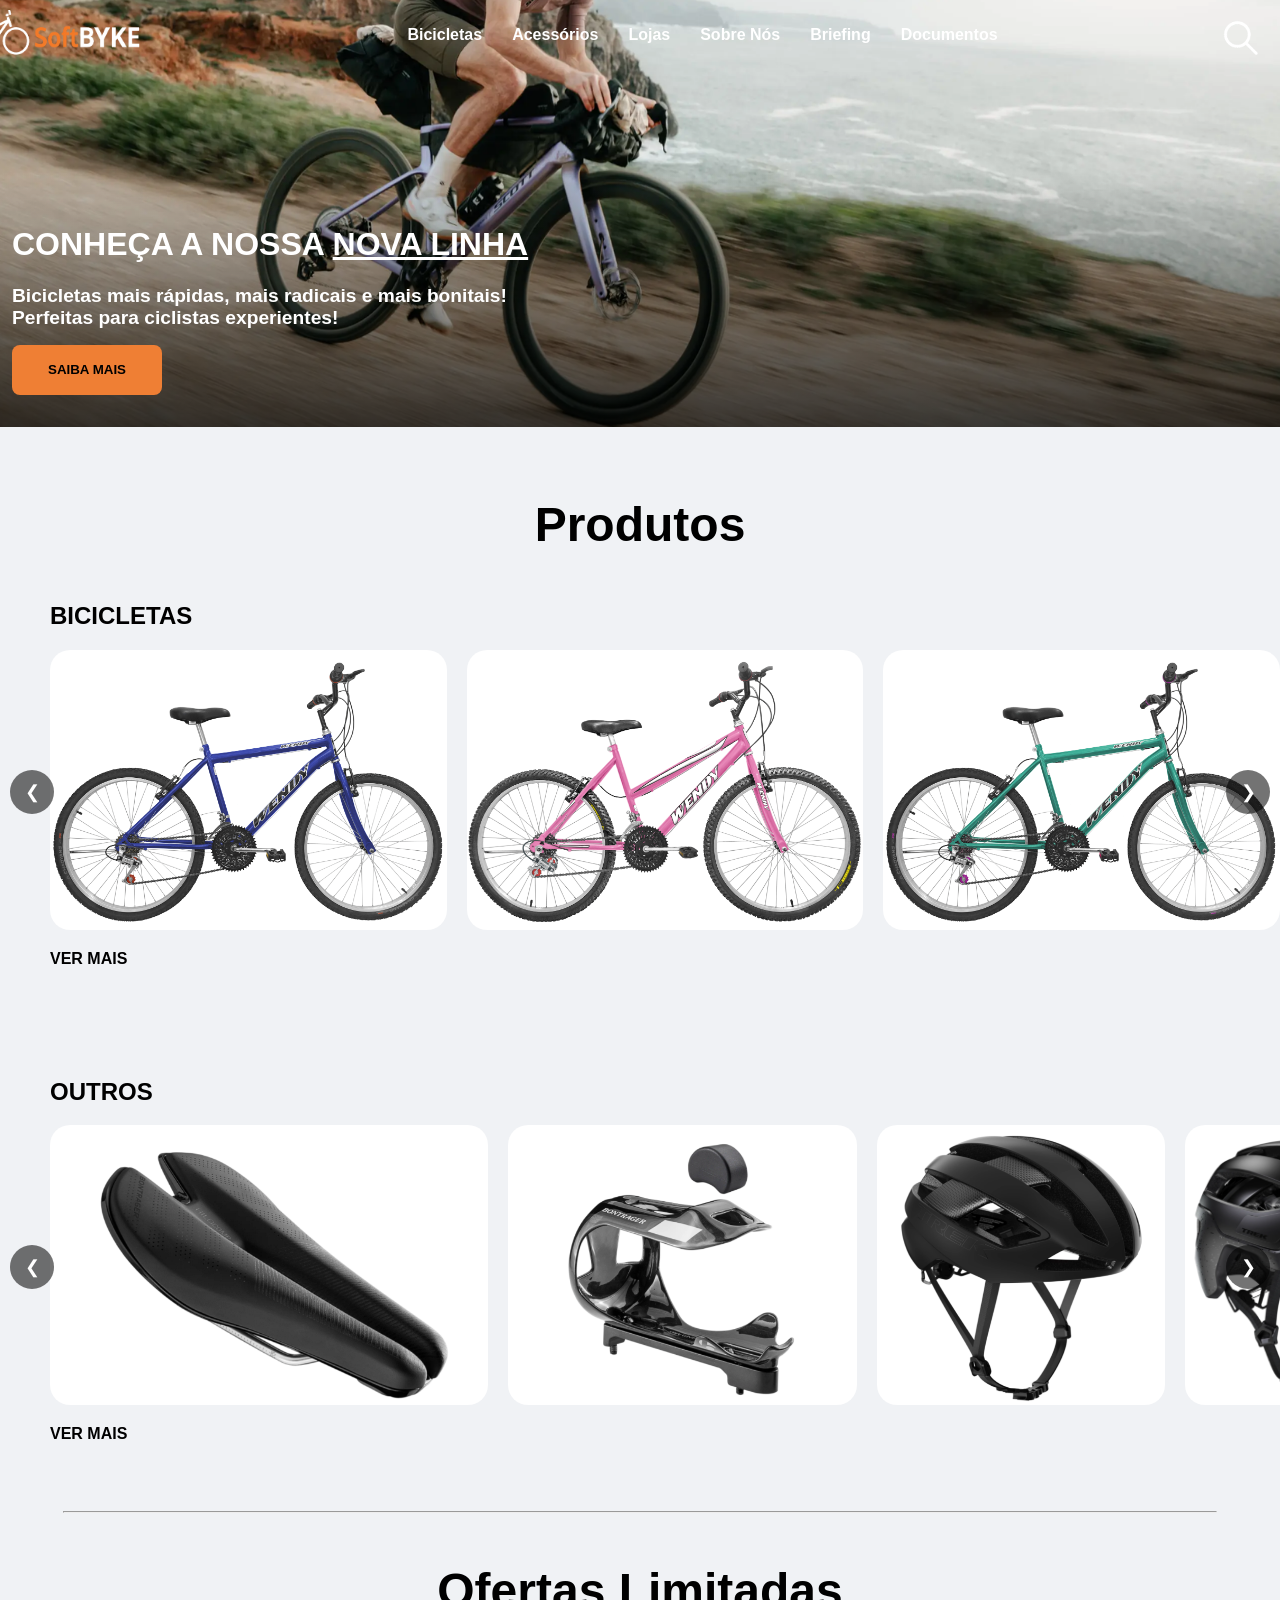
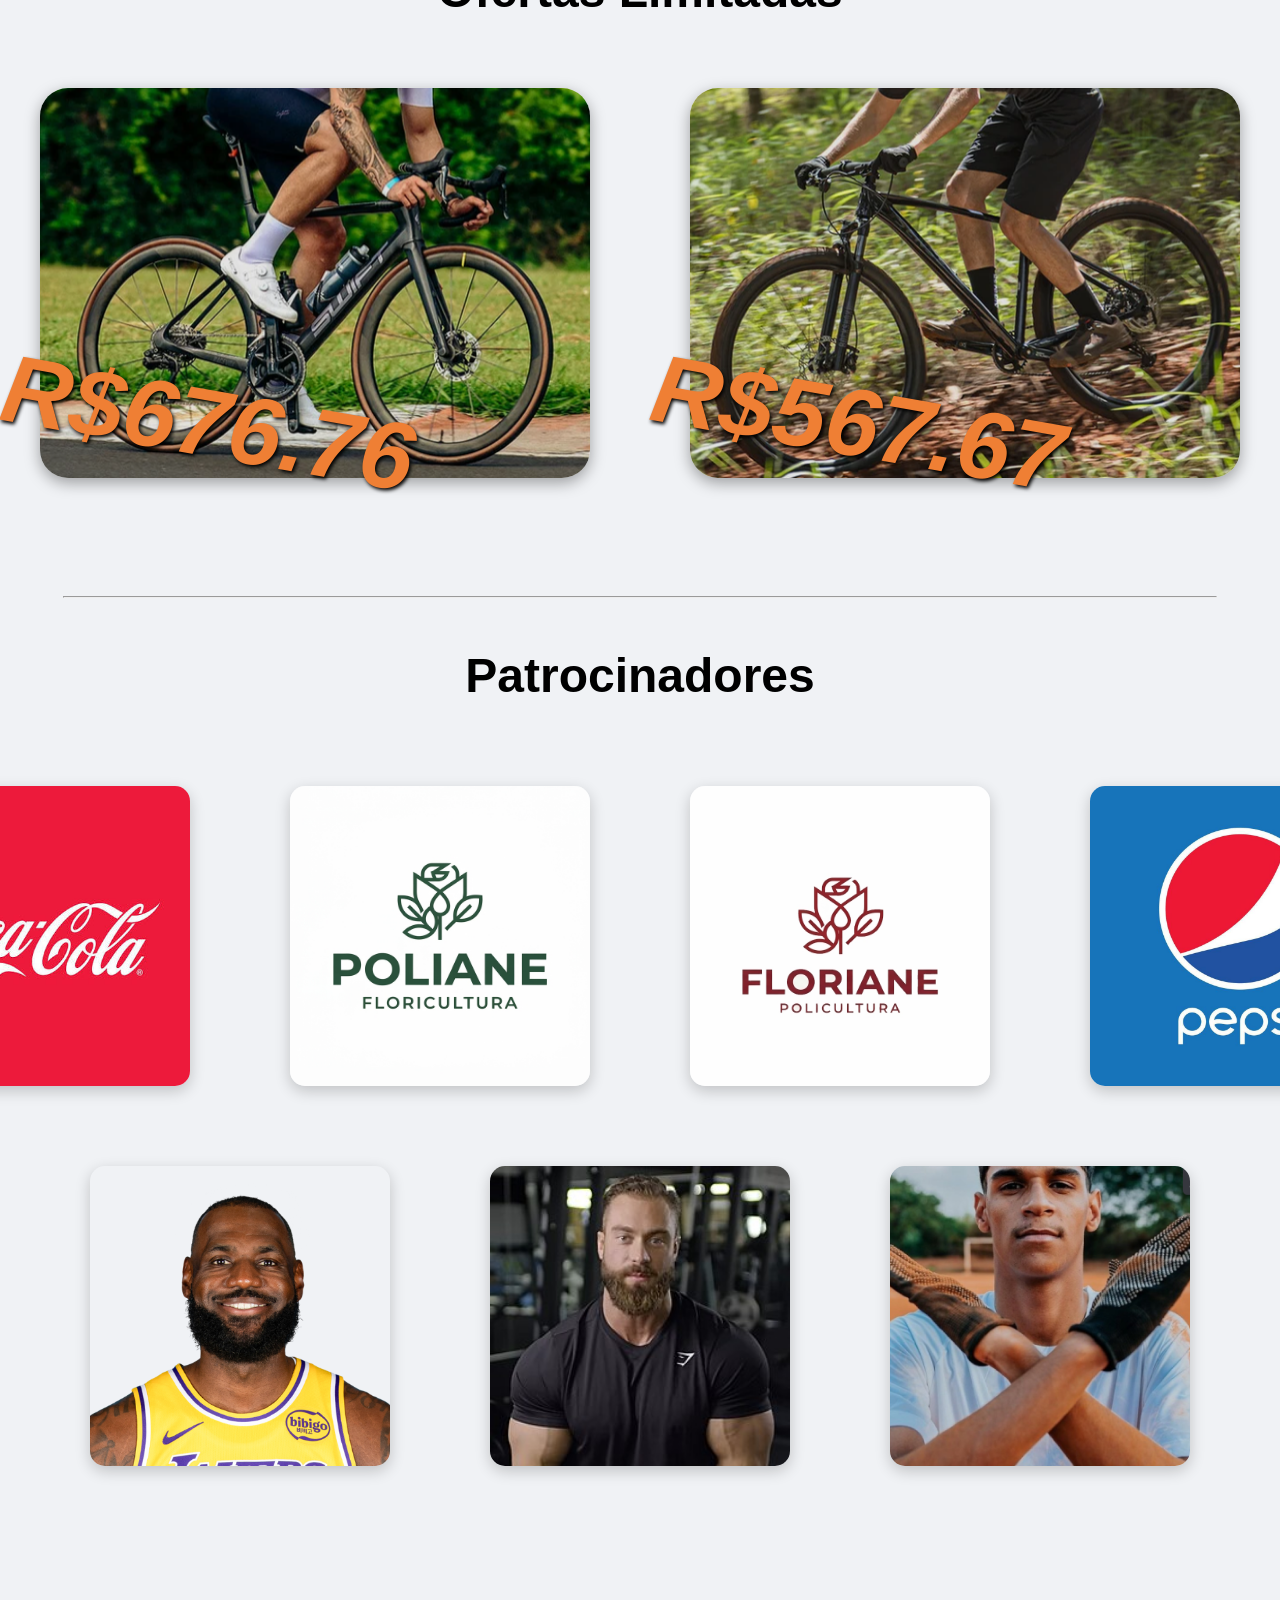
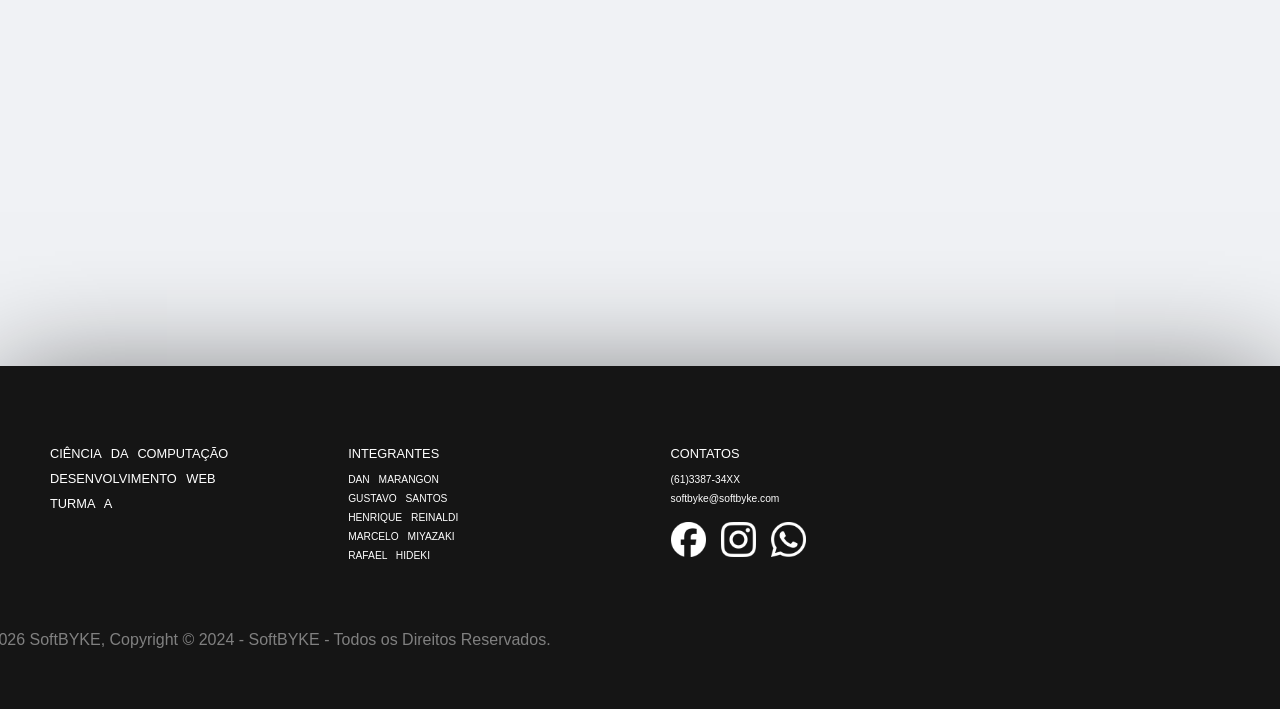
<file: index.html>
<!DOCTYPE html>
<html lang="en">

<head>
    <meta charset="UTF-8">
    <meta name="viewport" content="width=device-width, initial-scale=1.0">
    <title>SOFTBYKE WEBSITE</title>
    <link rel="stylesheet" href="css/index.css">
</head>

<body>

    <header id="site-header">
        <div class="espacado-deitado">
            <a href="index.html">
                <div id="logo"></div>
            </a>

            <nav>
                <ul class="deitado">
                    <a href="bicicletas.html">
                        <li>Bicicletas</li>
                    </a>
                    <a href="acessorios.html">
                        <li>Acessórios</li>
                    </a>
                    <a href="lojas.html">
                        <li>Lojas</li>
                    </a>
                    <a href="sobrenos.html">
                        <li>Sobre Nós</li>
                    </a>
                    <a href="briefing.html">
                        <li>Briefing</li>
                    </a>
                    <a href="documentos.html">
                        <li>Documentos</li>
                    </a>
                </ul>

            </nav>
            <nav id="icons-header">
                <a href="busca.html"><div id="search"></div></a>
                <a href="login.html"><div id="profile"></div></a>
            </nav>
        </div>
    </header>

    <div class="prod-destaque-container">
        <div id="destaque-texto">
            <h1>CONHEÇA A NOSSA <u>NOVA LINHA</u></h1>
            <h2>Bicicletas mais rápidas, mais radicais e mais bonitais!<br>Perfeitas para ciclistas experientes!</h2>
            <button>SAIBA MAIS</button>
        </div>
        <img src="fotos/wide1.png" alt="">
    </div>


    <main>
        <div id="produtos"><!-- COMEÇO PRODUTOS -->

            <h1>Produtos</h1>
            <section>
                <h2>BICICLETAS</h2>
                <div class="carrossel">
                    <button class="seta seta-esquerda" aria-label="Ver bicicletas anteriores"
                        onclick="rolar_vitrine(0)">&#10094;</button>
                    <ul class="vitrine" id="vitrine1">
                        <li><img src="fotos/bike1.png" alt=""></li>
                        <li><img src="fotos/bike2.png" alt=""></li>
                        <li><img src="fotos/bike3.png" alt=""></li>
                        <li><img src="fotos/bike4.png" alt=""></li>
                        <li><img src="fotos/bike5.png" alt=""></li>
                        <li><img src="fotos/bike6.png" alt=""></li>
                        <li><img src="fotos/bike7.png" alt=""></li>
                        <li><img src="fotos/bike8.png" alt=""></li>
                        <li><img src="fotos/bike9.png" alt=""></li>
                        <li><img src="fotos/bike10.png" alt=""></li>

                    </ul>
                    <button class="seta seta-direita" aria-label="Ver proximas bicicletas"
                        onclick="rolar_vitrine(1)">&#10095;</button>
                </div>
                <b><a href="bicicletas.html" class="ver-mais">VER MAIS</a></b>


            </section>

            <section style="margin-top: 110px;">
                <h2>OUTROS</h2>
                <div class="carrossel">
                    <button class="seta seta-esquerda" aria-label="Ver pecas anteriores"
                        onclick="rolar_vitrine(2)">&#10094;</button>
                    <ul class="vitrine" id="vitrine2">
                        <li><img src="fotos/peca1.png" alt=""></li>
                        <li><img src="fotos/peca2.png" alt=""></li>
                        <li><img src="fotos/peca3.png" alt=""></li>
                        <li><img src="fotos/peca4.png" alt=""></li>
                        <li><img src="fotos/peca5.png" alt=""></li>
                        <li><img src="fotos/peca6.png" alt=""></li>
                        <li><img src="fotos/peca7.png" alt=""></li>

                    </ul>
                    <button class="seta seta-direita" aria-label="Ver proximas pecas"
                        onclick="rolar_vitrine(3)">&#10095;</button>
                </div>
                <b><a href="acessorios.html" class="ver-mais">VER MAIS</a></b>

            </section>
        </div><!-- FINAL DOS PRODUTOS -->

        <br>
        <hr>

        <div><!-- COMEÇO DAS OFERTAS LIMITADAS -->
            <h1 style="margin-bottom: 70px;">Ofertas Limitadas</h1>
            <div id="ofertas">
                <div id="coluna">
                    <div id="oferta1"></div>
                    <i>
                        <h3>R$676.76</h3>
                    </i>

                </div>

                <div id="coluna">
                    <div id="oferta2"></div>
                    <i>
                        <h3>R$567.67</h3>
                    </i>

                </div>

            </div>
        </div><!-- FINAL DAS OFERTAS -->

        <br>
        <hr style="margin-top: 100px;">

        <div><!-- COMEÇO DOS PATROCINADORES -->
            <h1>Patrocinadores</h1>

            <div id="patrocinadores">
                <a href="https://www.coca-cola.com/br/pt" target="_blank">
                    <div id="coca"></div>
                </a>
                <a href="https://www.instagram.com/floravivaff/reel/Dcb1T4_AxJu/" target="_blank">
                    <div id="poliane"></div>
                </a>
                <a href="https://www.instagram.com/floravivaff/reel/DNN-ecENQz2/" target="_blank">
                    <div id="floriane"></div>
                </a>
                <a href="https://www.facebook.com/PepsiBrasil" target="_blank">
                    <div id="pepsi"></div>
                </a>
            </div>
            <div id="patrocinadores">
                <a href="https://www.instagram.com/kingjames/" target="_blank">
                    <div id="lebon"></div>
                </a>
                <a href="https://www.instagram.com/cbum/?hl=pt-br"
                    target="_blank">
                    <div id="cbum"></div>
                </a>
                <a href="https://www.youtube.com/@LUVADEPEDREIRO" target="_blank">
                    <div id="receba"></div>
                </a>
            </div>
        </div><!-- FINAL DOS PATROCINADORES -->


    </main>

    <footer>
        <div class="footer-col" style="margin-left: 50px;">
            <h3>CIÊNCIA DA COMPUTAÇÃO</h3>
            <h3>DESENVOLVIMENTO WEB</h3>
            <h3>TURMA A</h3>
        </div>

        <div class="footer-col">
            <h3 style="margin-bottom: 5px;">INTEGRANTES</h3>
            <h4>DAN MARANGON</h4>
            <h4>GUSTAVO SANTOS</h4>
            <h4>HENRIQUE REINALDI</h4>
            <h4>MARCELO MIYAZAKI</h4>
            <h4>RAFAEL HIDEKI</h4>
            <p class="copyright">© 2026 SoftBYKE, Copyright © 2024 - SoftBYKE - Todos os Direitos Reservados.</p>
        </div>

        <div class="footer-col">
            <h3 style="margin-bottom: 5px;">CONTATOS</h3>
            <h4>(61)3387-34XX</h4>
            <h4>softbyke@softbyke.com</h4>
            <br>
            <div id="icons-footer">
                <a href="https://www.facebook.com/Lula/?locale=pt_BR" target="_blank">
                    <div id="face"></div>
                </a>
                <a href="https://www.instagram.com/jairmessiasbolsonaro/" target="_blank">
                    <div id="insta"></div>
                </a>
                <a href="https://wa.me/5561992242098" target="_blank">
                    <div id="zap"></div>
                </a>
            </div>
        </div>

    </footer>

    <script src="javascript/index.js"></script>
</body>

</html>
</file>
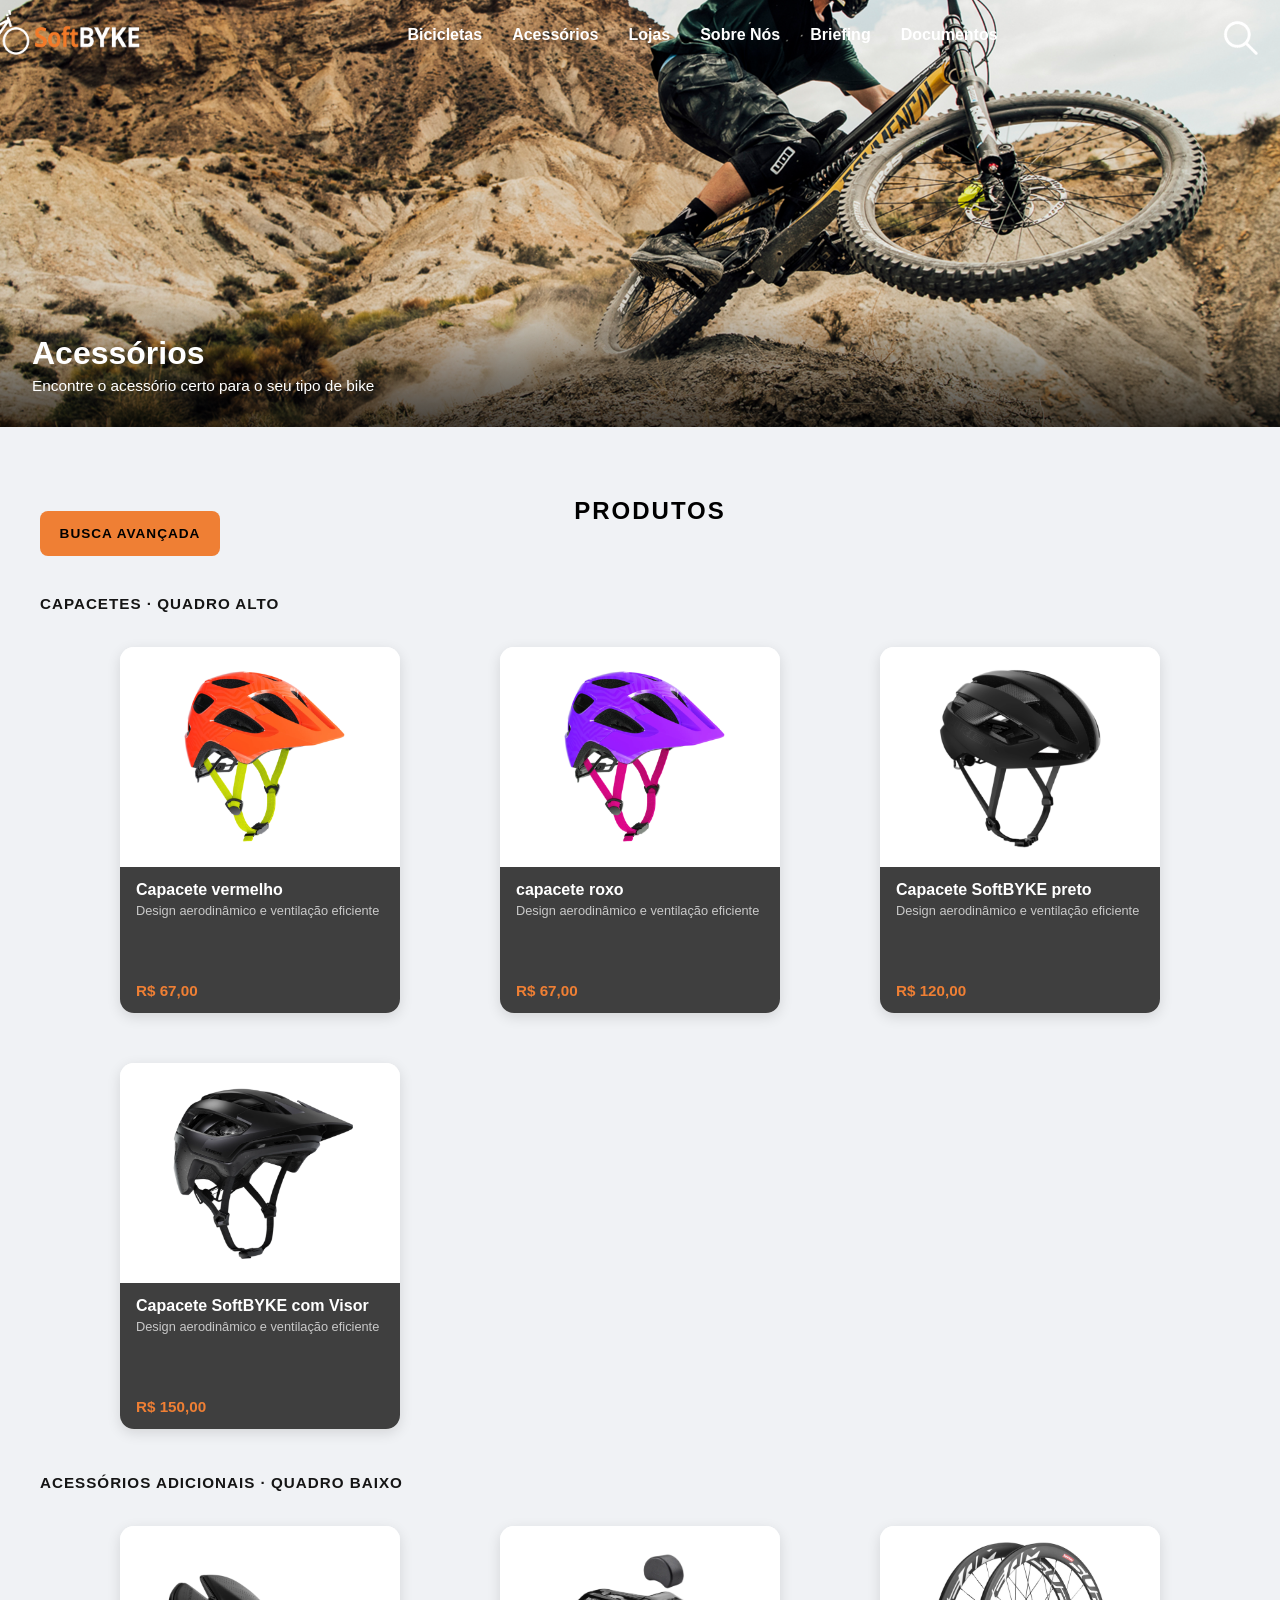
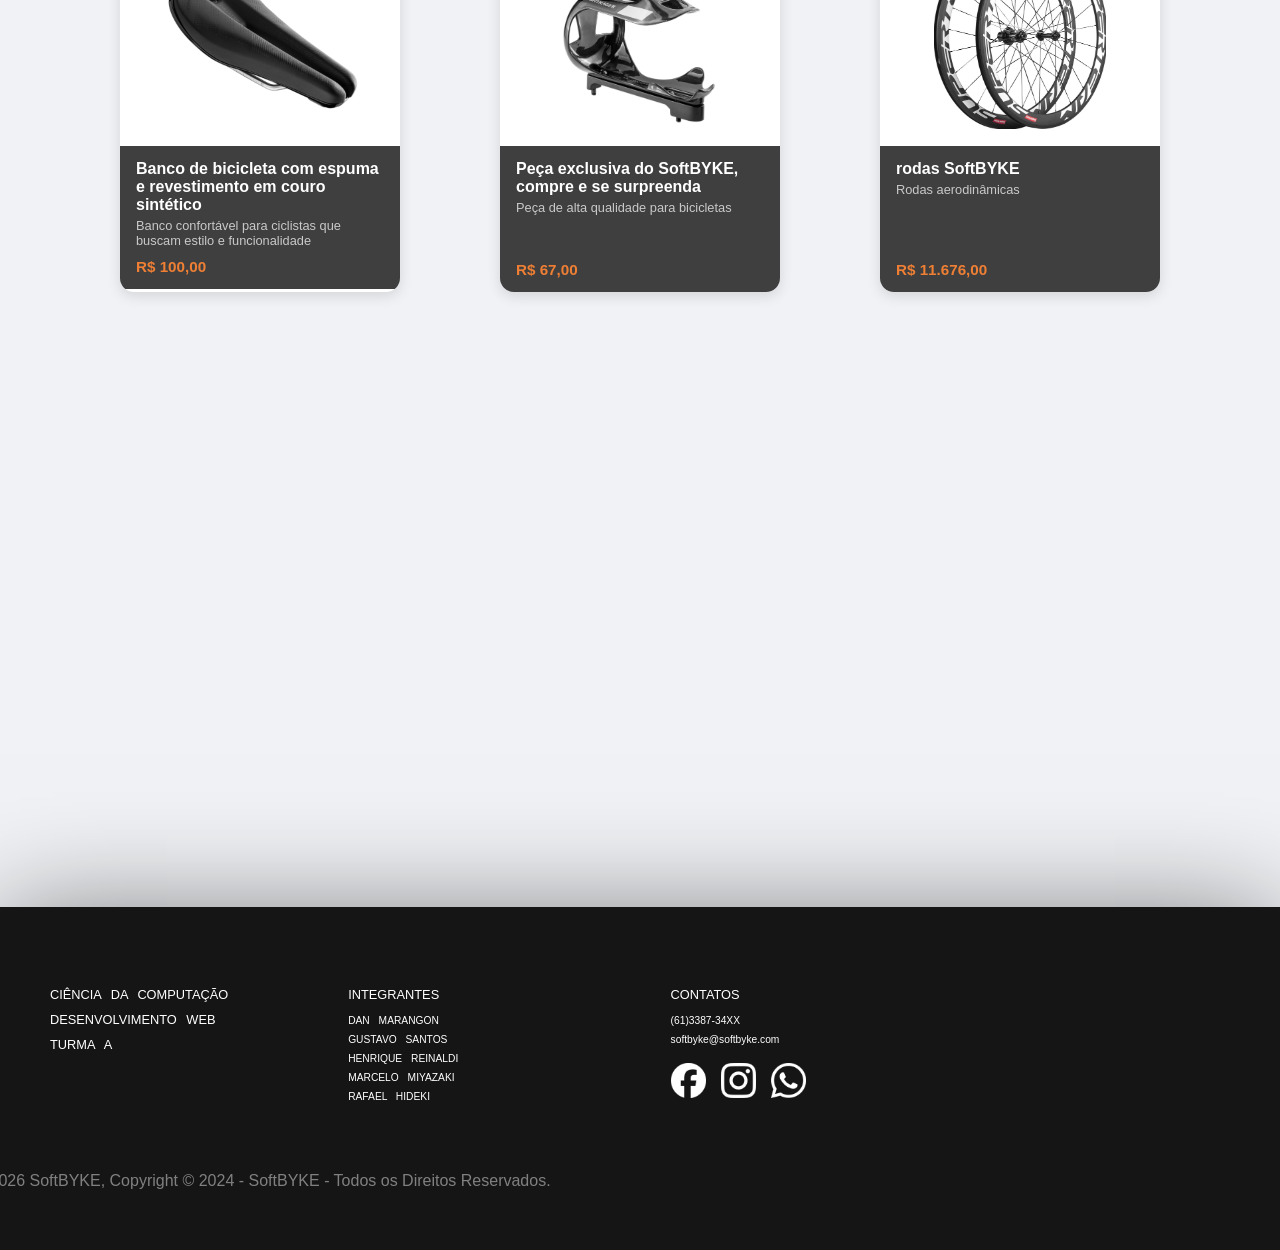
<file: acessorios.html>
<!DOCTYPE html>
<html lang="en">

<head>
    <meta charset="UTF-8">
    <meta name="viewport" content="width=device-width, initial-scale=1.0">
    <title>Acessórios</title>
    <link rel="stylesheet" href="css/index.css">
    <link rel="stylesheet" href="css/bicicletas.css">
</head>

<body>
    <header id="site-header">
        <div class="espacado-deitado">
            <a href="index.html">
                <div id="logo"></div>
            </a>

            <nav>
                <ul class="deitado">
                    <a href="bicicletas.html">
                        <li>Bicicletas</li>
                    </a>
                    <a href="acessorios.html">
                        <li>Acessórios</li>
                    </a>
                    <a href="lojas.html">
                        <li>Lojas</li>
                    </a>
                    <a href="sobrenos.html">
                        <li>Sobre Nós</li>
                    </a>
                    <a href="briefing.html">
                        <li>Briefing</li>
                    </a>
                    <a href="documentos.html">
                        <li>Documentos</li>
                    </a>
                </ul>

            </nav>
            <nav id="icons-header">
                <a href="busca.html"><div id="search"></div></a>
                <a href="login.html">
                    <div id="profile"></div>
                </a>
            </nav>
        </div>
    </header>

    <!-- COMEÇO BANNER -->
    <section id="banner-bicicletas">
        <img src="fotos/wide4.png" style="object-position: right center;" alt="Ciclista pedalando em uma estrada de terra à beira do mar">
        <div id="banner-texto">
            <h1>Acessórios</h1>
            <h2>Encontre o acessório certo para o seu tipo de bike</h2>
        </div>
    </section>
    <!-- FINAL DO BANNER -->

    <main>

        <!-- BARRA COM A BUSCA E O BOTAO DE ACESSIBILIDADE -->
        <div id="barra-produtos">
            <a href="busca.html"><button id="busca-avancada" type="button">BUSCA AVANÇADA</button></a>
            <h2>PRODUTOS</h2>
        </div>

        <!-- COMEÇO DOS PRODUTOS -->
        <section class="categoria">
            <h3>CAPACETES &middot; QUADRO ALTO</h3>
            <ul class="grade-produtos">
                <li class="card-produto">
                    <a href="#">
                        <div class="card-imagem">
                            <img src="fotos/peca5.png" alt="Capacete vermelho">
                        </div>
                        <div class="card-info">
                            <p class="card-nome">Capacete vermelho</p>
                            <p class="card-desc">Design aerodinâmico e ventilação eficiente</p> <br> <br><br>
                            <p class="card-preco">R$ 67,00</p>
                        </div>
                    </a>
                </li>
                <li class="card-produto">
                    <a href="#">
                        <div class="card-imagem">
                            <img src="fotos/peca6.png" alt="Capacete roxo">
                        </div>
                        <div class="card-info">
                            <p class="card-nome">capacete roxo</p>
                            <p class="card-desc">Design aerodinâmico e ventilação eficiente</p> <br><br><br>
                            <p class="card-preco">R$ 67,00</p>
                        </div>
                    </a>
                </li>
                <li class="card-produto">
                    <a href="#">
                        <div class="card-imagem">
                            <img src="fotos/peca3.png" alt="Capacete sem visora, com design aerodinâmico e ventilação eficiente preto">
                        </div>
                        <div class="card-info">
                            <p class="card-nome">Capacete SoftBYKE preto</p>
                            <p class="card-desc">Design aerodinâmico e ventilação eficiente</p> <br><br><br>
                            <p class="card-preco">R$ 120,00</p>
                        </div>
                    </a>
                </li>
                <li class="card-produto">
                    <a href="#">
                        <div class="card-imagem">
                            <img src="fotos/peca4.png" alt="Capacete com visor preto, design aerodinâmico e ventilação eficiente">
                        </div>
                        <div class="card-info">
                            <p class="card-nome">Capacete SoftBYKE com Visor</p>
                            <p class="card-desc">Design aerodinâmico e ventilação eficiente</p> <br><br><br>
                            <p class="card-preco">R$ 150,00</p>
                        </div>
                    </a>
                </li>
            </ul>
        </section>

        <section class="categoria">
            <h3>ACESSÓRIOS ADICIONAIS &middot; QUADRO BAIXO</h3>
            <ul class="grade-produtos">
                <li class="card-produto">
                    <a href="#">
                        <div class="card-imagem">
                            <img src="fotos/peca1.png" alt="Bicicleta Wendy aro 26 rosa de quadro baixo">
                        </div>
                        <div class="card-info">
                            <p class="card-nome">Banco de bicicleta com espuma e revestimento em couro sintético</p>
                            <p class="card-desc">Banco confortável para ciclistas que buscam estilo e funcionalidade</p>
                            <p class="card-preco">R$ 100,00</p>
                        </div>
                    </a>
                </li>
                <li class="card-produto">
                    <a href="#">
                        <div class="card-imagem">
                            <img src="fotos/peca2.png" alt="Bicicleta Wendy aro 26 pink de quadro baixo">
                        </div>
                        <div class="card-info">
                            <p class="card-nome">Peça exclusiva do SoftBYKE, compre e se surpreenda</p>
                            <p class="card-desc">Peça de alta qualidade para bicicletas</p> <br><br>
                            <p class="card-preco">R$ 67,00</p>
                        </div>
                    </a>
                </li>
                <li class="card-produto">
                    <a href="#">
                        <div class="card-imagem">
                            <img src="fotos/peca7.png" alt="Rodas duplas para bicicleta aro 26, com pneus de alta performance">
                        </div>
                        <div class="card-info">
                            <p class="card-nome">rodas SoftBYKE</p>
                            <p class="card-desc">Rodas aerodinâmicas</p> <br><br><br>
                            <p class="card-preco">R$ 11.676,00</p>
                        </div>
                    </a>
                </li>
            </ul>
        </section>
    </main>

    <footer>
        <div class="footer-col" style="margin-left: 50px;">
            <h3>CIÊNCIA DA COMPUTAÇÃO</h3>
            <h3>DESENVOLVIMENTO WEB</h3>
            <h3>TURMA A</h3>
        </div>

        <div class="footer-col">
            <h3 style="margin-bottom: 5px;">INTEGRANTES</h3>
            <h4>DAN MARANGON</h4>
            <h4>GUSTAVO SANTOS</h4>
            <h4>HENRIQUE REINALDI</h4>
            <h4>MARCELO MIYAZAKI</h4>
            <h4>RAFAEL HIDEKI</h4>
            <p class="copyright">© 2026 SoftBYKE, Copyright © 2024 - SoftBYKE - Todos os Direitos Reservados.</p>
        </div>

        <div class="footer-col">
            <h3 style="margin-bottom: 5px;">CONTATOS</h3>
            <h4>(61)3387-34XX</h4>
            <h4>softbyke@softbyke.com</h4>
            <br>
            <div id="icons-footer">
                <a href="https://www.facebook.com/Lula/?locale=pt_BR" target="_blank">
                    <div id="face"></div>
                </a>
                <a href="https://www.instagram.com/jairmessiasbolsonaro/" target="_blank">
                    <div id="insta"></div>
                </a>
                <a href="https://wa.me/5561992242098" target="_blank">
                    <div id="zap"></div>
                </a>
            </div>
        </div>

    </footer>

    <script src="javascript/index.js"></script>
</body>

</html>
</file>
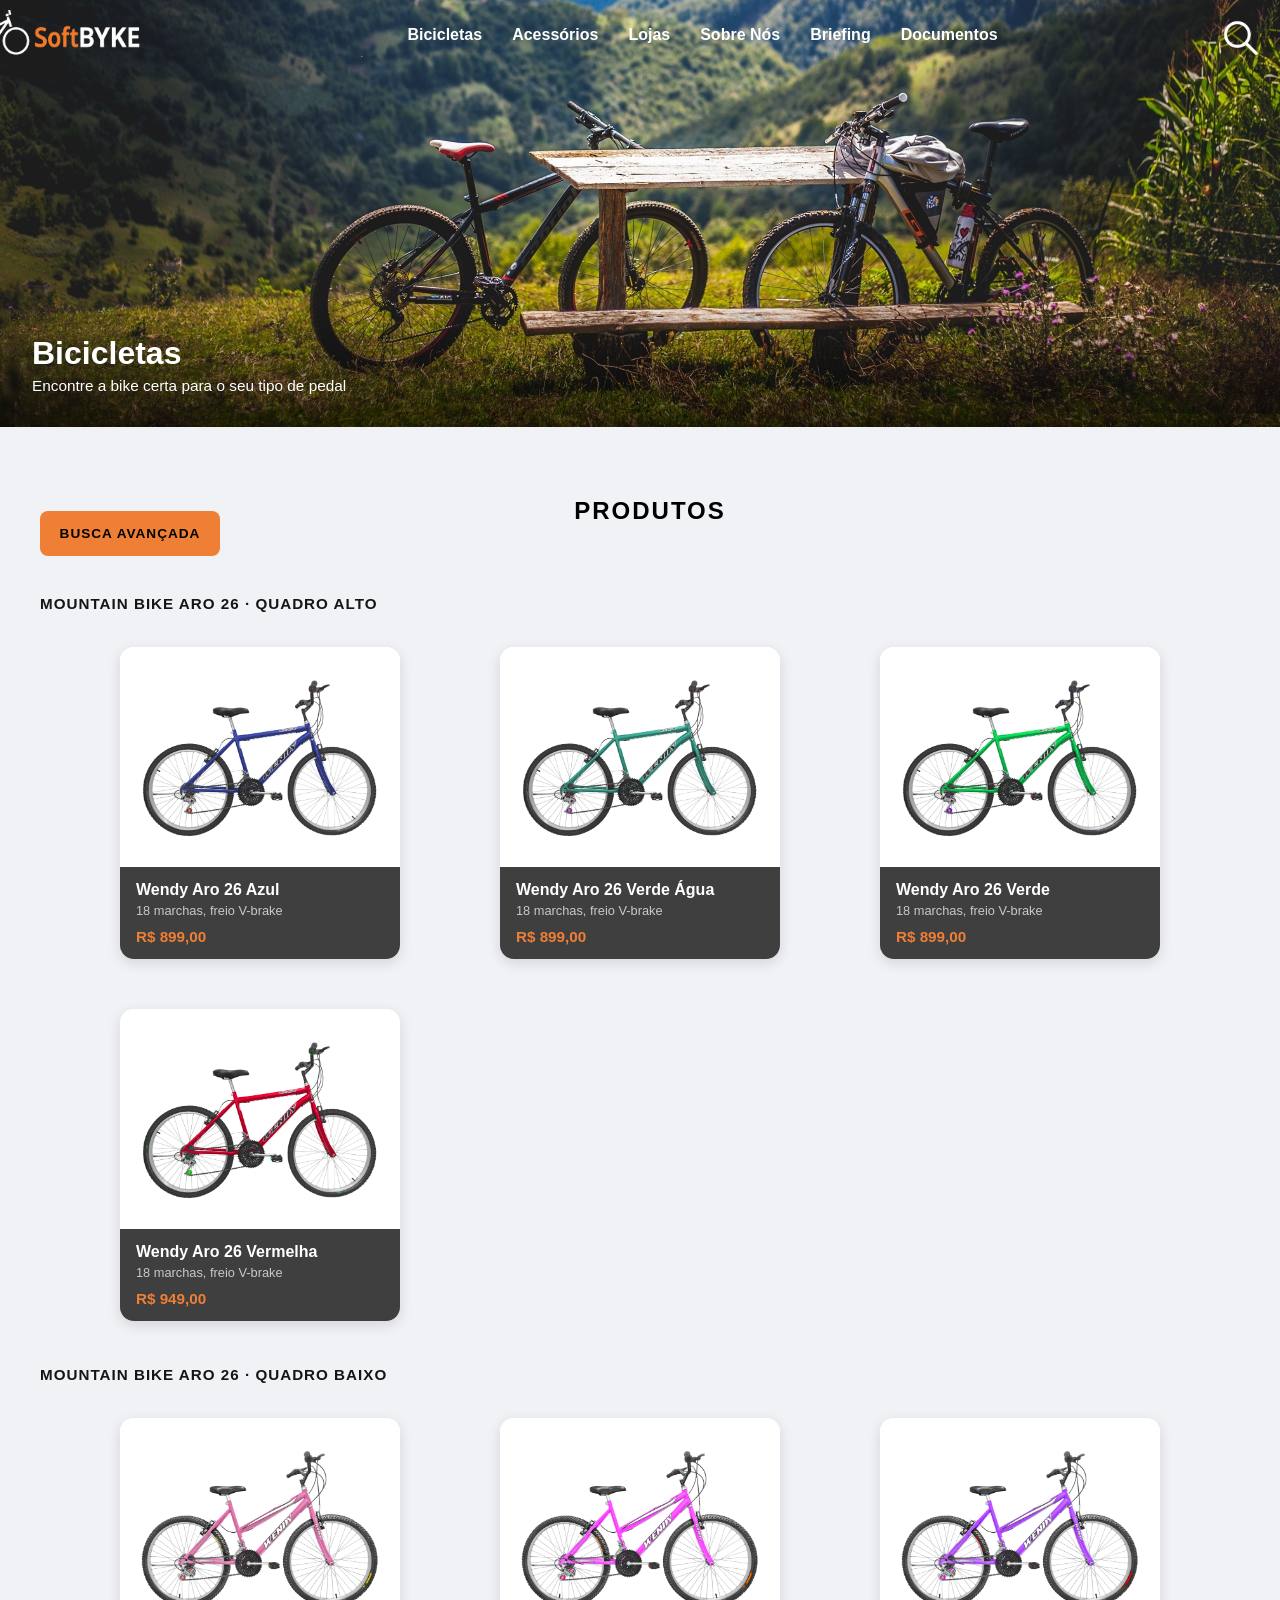
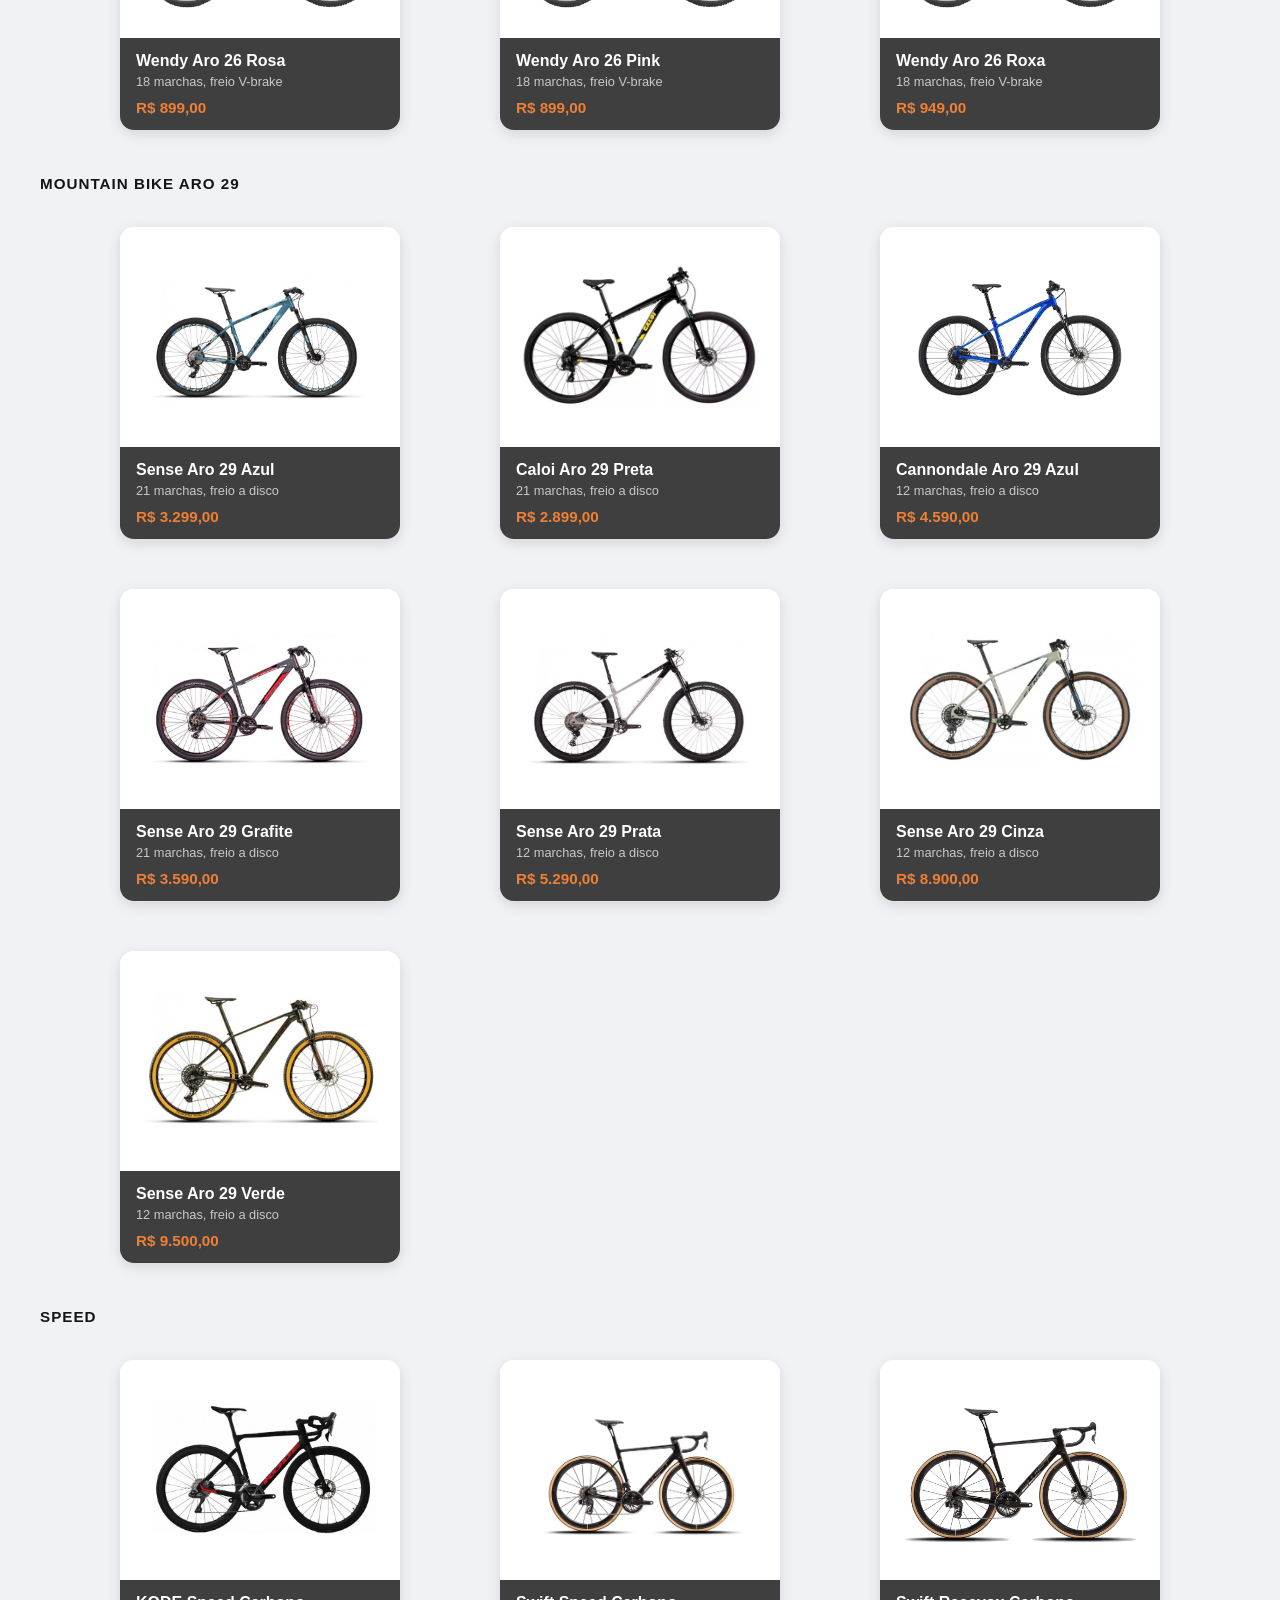
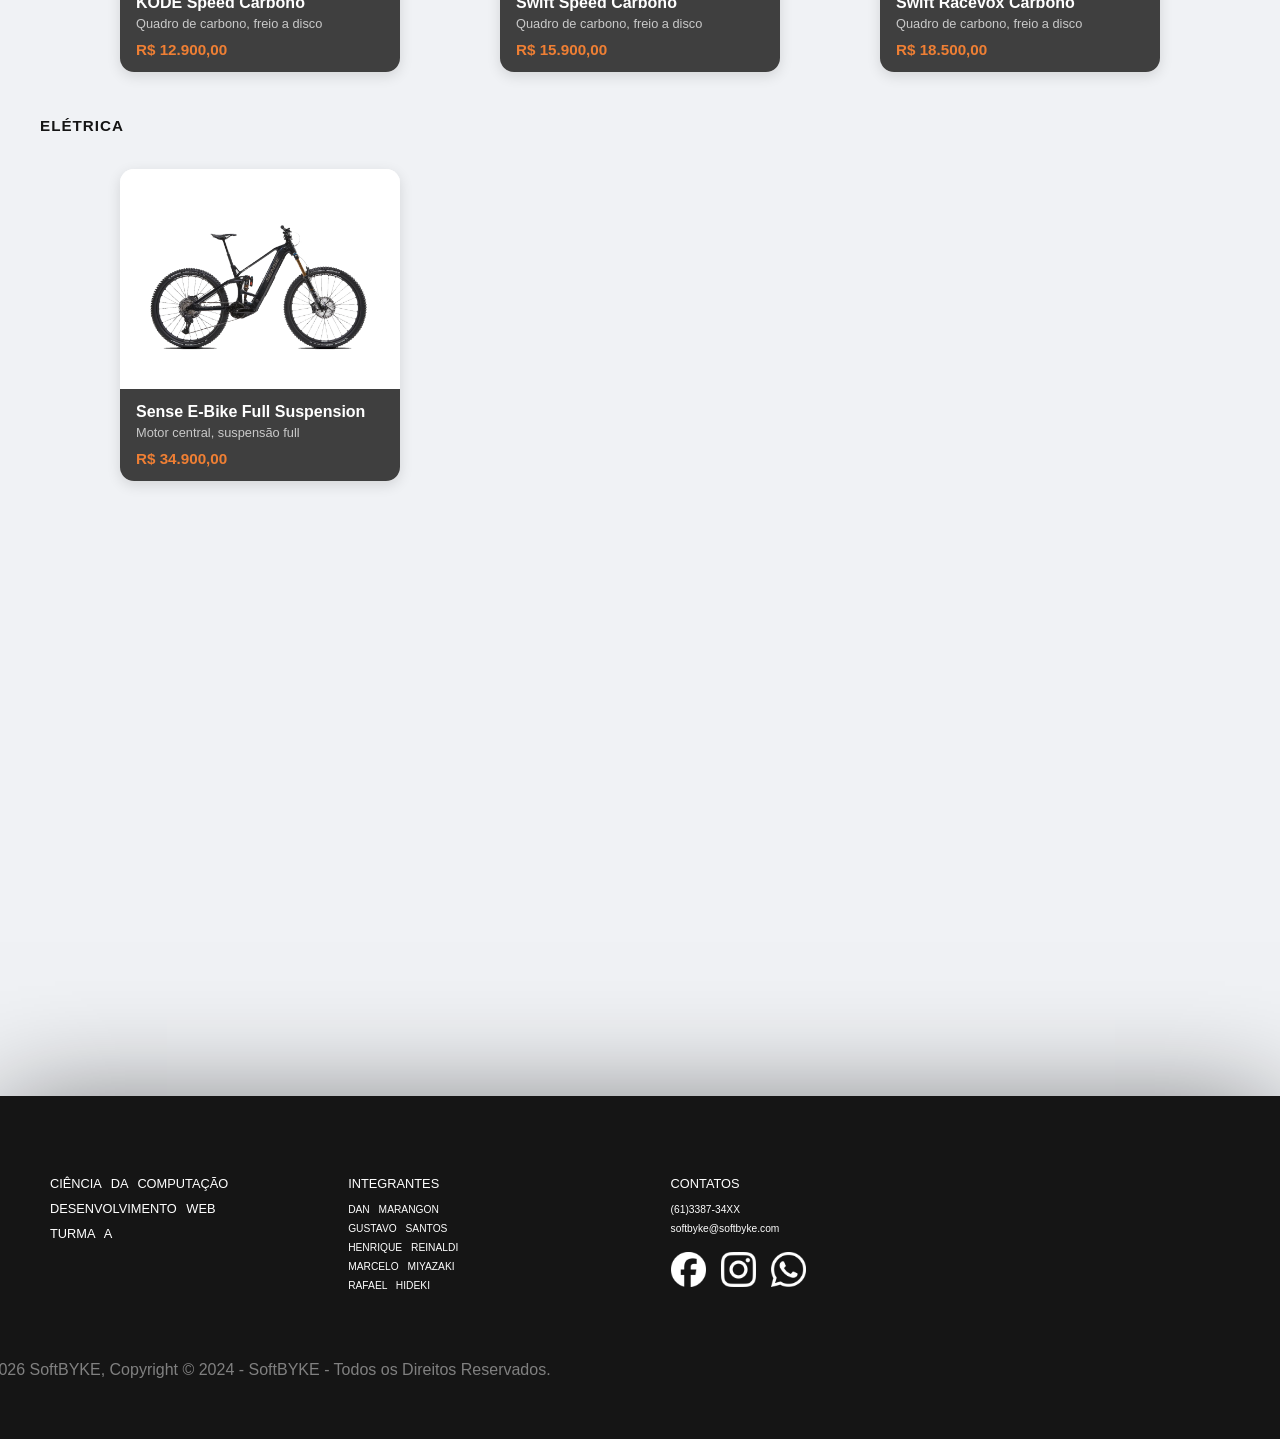
<file: bicicletas.html>
<!DOCTYPE html>
<html lang="en">

<head>
    <meta charset="UTF-8">
    <meta name="viewport" content="width=device-width, initial-scale=1.0">
    <title>Bicicletas</title>
    <link rel="stylesheet" href="css/index.css">
    <link rel="stylesheet" href="css/bicicletas.css">
</head>

<body>
    <header id="site-header">
        <div class="espacado-deitado">
            <a href="index.html">
                <div id="logo"></div>
            </a>

            <nav>
                <ul class="deitado">
                    <a href="bicicletas.html">
                        <li>Bicicletas</li>
                    </a>
                    <a href="acessorios.html">
                        <li>Acessórios</li>
                    </a>
                    <a href="lojas.html">
                        <li>Lojas</li>
                    </a>
                    <a href="sobrenos.html">
                        <li>Sobre Nós</li>
                    </a>
                    <a href="briefing.html">
                        <li>Briefing</li>
                    </a>
                    <a href="documentos.html">
                        <li>Documentos</li>
                    </a>
                </ul>

            </nav>
            <nav id="icons-header">
                <a href="busca.html"><div id="search"></div></a>
                <a href="login.html">
                    <div id="profile"></div>
                </a>
            </nav>
        </div>
    </header>

    <!-- COMEÇO BANNER -->
        <section id="banner-bicicletas">
            <img src="fotos/wide2.jpg" alt="Ciclista pedalando em uma estrada de terra à beira do mar">
            <div id="banner-texto">
                <h1>Bicicletas</h1>
                <h2>Encontre a bike certa para o seu tipo de pedal</h2>
            </div>
        </section>
        <!-- FINAL DO BANNER -->

    <main>

        <!-- BARRA COM A BUSCA E O BOTAO DE ACESSIBILIDADE -->
        <div id="barra-produtos">
            <a href="busca.html"><button id="busca-avancada" type="button">BUSCA AVANÇADA</button></a>
            <h2>PRODUTOS</h2>
        </div>

        <!-- COMEÇO DOS PRODUTOS -->
        <section class="categoria">
            <h3>MOUNTAIN BIKE ARO 26 &middot; QUADRO ALTO</h3>
            <ul class="grade-produtos">
                <li class="card-produto">
                    <a href="#">
                        <div class="card-imagem">
                            <img src="fotos/bike1.png" alt="Bicicleta Wendy aro 26 azul de quadro alto">
                        </div>
                        <div class="card-info">
                            <p class="card-nome">Wendy Aro 26 Azul</p>
                            <p class="card-desc">18 marchas, freio V-brake</p>
                            <p class="card-preco">R$ 899,00</p>
                        </div>
                    </a>
                </li>
                <li class="card-produto">
                    <a href="#">
                        <div class="card-imagem">
                            <img src="fotos/bike3.png" alt="Bicicleta Wendy aro 26 verde água de quadro alto">
                        </div>
                        <div class="card-info">
                            <p class="card-nome">Wendy Aro 26 Verde Água</p>
                            <p class="card-desc">18 marchas, freio V-brake</p>
                            <p class="card-preco">R$ 899,00</p>
                        </div>
                    </a>
                </li>
                <li class="card-produto">
                    <a href="#">
                        <div class="card-imagem">
                            <img src="fotos/bike4.png" alt="Bicicleta Wendy aro 26 verde de quadro alto">
                        </div>
                        <div class="card-info">
                            <p class="card-nome">Wendy Aro 26 Verde</p>
                            <p class="card-desc">18 marchas, freio V-brake</p>
                            <p class="card-preco">R$ 899,00</p>
                        </div>
                    </a>
                </li>
                <li class="card-produto">
                    <a href="#">
                        <div class="card-imagem">
                            <img src="fotos/bike5.png" alt="Bicicleta Wendy aro 26 vermelha de quadro alto">
                        </div>
                        <div class="card-info">
                            <p class="card-nome">Wendy Aro 26 Vermelha</p>
                            <p class="card-desc">18 marchas, freio V-brake</p>
                            <p class="card-preco">R$ 949,00</p>
                        </div>
                    </a>
                </li>
            </ul>
        </section>

        <section class="categoria">
            <h3>MOUNTAIN BIKE ARO 26 &middot; QUADRO BAIXO</h3>
            <ul class="grade-produtos">
                <li class="card-produto">
                    <a href="#">
                        <div class="card-imagem">
                            <img src="fotos/bike2.png" alt="Bicicleta Wendy aro 26 rosa de quadro baixo">
                        </div>
                        <div class="card-info">
                            <p class="card-nome">Wendy Aro 26 Rosa</p>
                            <p class="card-desc">18 marchas, freio V-brake</p>
                            <p class="card-preco">R$ 899,00</p>
                        </div>
                    </a>
                </li>
                <li class="card-produto">
                    <a href="#">
                        <div class="card-imagem">
                            <img src="fotos/bike6.png" alt="Bicicleta Wendy aro 26 pink de quadro baixo">
                        </div>
                        <div class="card-info">
                            <p class="card-nome">Wendy Aro 26 Pink</p>
                            <p class="card-desc">18 marchas, freio V-brake</p>
                            <p class="card-preco">R$ 899,00</p>
                        </div>
                    </a>
                </li>
                <li class="card-produto">
                    <a href="#">
                        <div class="card-imagem">
                            <img src="fotos/bike7.png" alt="Bicicleta Wendy aro 26 roxa de quadro baixo">
                        </div>
                        <div class="card-info">
                            <p class="card-nome">Wendy Aro 26 Roxa</p>
                            <p class="card-desc">18 marchas, freio V-brake</p>
                            <p class="card-preco">R$ 949,00</p>
                        </div>
                    </a>
                </li>
            </ul>
        </section>

        <section class="categoria">
            <h3>MOUNTAIN BIKE ARO 29</h3>
            <ul class="grade-produtos">
                <li class="card-produto">
                    <a href="#">
                        <div class="card-imagem">
                            <img src="fotos/bike8.png" alt="Mountain bike Sense aro 29 azul com freio a disco">
                        </div>
                        <div class="card-info">
                            <p class="card-nome">Sense Aro 29 Azul</p>
                            <p class="card-desc">21 marchas, freio a disco</p>
                            <p class="card-preco">R$ 3.299,00</p>
                        </div>
                    </a>
                </li>
                <li class="card-produto">
                    <a href="#">
                        <div class="card-imagem">
                            <img src="fotos/bike9.png" alt="Mountain bike Caloi aro 29 preta e amarela com freio a disco">
                        </div>
                        <div class="card-info">
                            <p class="card-nome">Caloi Aro 29 Preta</p>
                            <p class="card-desc">21 marchas, freio a disco</p>
                            <p class="card-preco">R$ 2.899,00</p>
                        </div>
                    </a>
                </li>
                <li class="card-produto">
                    <a href="#">
                        <div class="card-imagem">
                            <img src="fotos/bike10.png" alt="Mountain bike Cannondale aro 29 azul com freio a disco">
                        </div>
                        <div class="card-info">
                            <p class="card-nome">Cannondale Aro 29 Azul</p>
                            <p class="card-desc">12 marchas, freio a disco</p>
                            <p class="card-preco">R$ 4.590,00</p>
                        </div>
                    </a>
                </li>
                <li class="card-produto">
                    <a href="#">
                        <div class="card-imagem">
                            <img src="fotos/bike15.png" alt="Mountain bike Sense aro 29 grafite e vermelha com freio a disco">
                        </div>
                        <div class="card-info">
                            <p class="card-nome">Sense Aro 29 Grafite</p>
                            <p class="card-desc">21 marchas, freio a disco</p>
                            <p class="card-preco">R$ 3.590,00</p>
                        </div>
                    </a>
                </li>
                <li class="card-produto">
                    <a href="#">
                        <div class="card-imagem">
                            <img src="fotos/bike14.png" alt="Mountain bike Sense aro 29 prata e preta com freio a disco">
                        </div>
                        <div class="card-info">
                            <p class="card-nome">Sense Aro 29 Prata</p>
                            <p class="card-desc">12 marchas, freio a disco</p>
                            <p class="card-preco">R$ 5.290,00</p>
                        </div>
                    </a>
                </li>
                <li class="card-produto">
                    <a href="#">
                        <div class="card-imagem">
                            <img src="fotos/bike11.png" alt="Mountain bike Sense aro 29 cinza com freio a disco">
                        </div>
                        <div class="card-info">
                            <p class="card-nome">Sense Aro 29 Cinza</p>
                            <p class="card-desc">12 marchas, freio a disco</p>
                            <p class="card-preco">R$ 8.900,00</p>
                        </div>
                    </a>
                </li>
                <li class="card-produto">
                    <a href="#">
                        <div class="card-imagem">
                            <img src="fotos/bike13.png" alt="Mountain bike Sense aro 29 verde escura com freio a disco">
                        </div>
                        <div class="card-info">
                            <p class="card-nome">Sense Aro 29 Verde</p>
                            <p class="card-desc">12 marchas, freio a disco</p>
                            <p class="card-preco">R$ 9.500,00</p>
                        </div>
                    </a>
                </li>
            </ul>
        </section>

        <section class="categoria">
            <h3>SPEED</h3>
            <ul class="grade-produtos">
                <li class="card-produto">
                    <a href="#">
                        <div class="card-imagem">
                            <img src="fotos/bike12.png" alt="Bicicleta speed KODE preta e vermelha de quadro de carbono">
                        </div>
                        <div class="card-info">
                            <p class="card-nome">KODE Speed Carbono</p>
                            <p class="card-desc">Quadro de carbono, freio a disco</p>
                            <p class="card-preco">R$ 12.900,00</p>
                        </div>
                    </a>
                </li>
                <li class="card-produto">
                    <a href="#">
                        <div class="card-imagem">
                            <img src="fotos/bike16.png" alt="Bicicleta speed Swift preta de quadro de carbono">
                        </div>
                        <div class="card-info">
                            <p class="card-nome">Swift Speed Carbono</p>
                            <p class="card-desc">Quadro de carbono, freio a disco</p>
                            <p class="card-preco">R$ 15.900,00</p>
                        </div>
                    </a>
                </li>
                <li class="card-produto">
                    <a href="#">
                        <div class="card-imagem">
                            <img src="fotos/bike18.png" alt="Bicicleta speed Swift Racevox preta de quadro de carbono">
                        </div>
                        <div class="card-info">
                            <p class="card-nome">Swift Racevox Carbono</p>
                            <p class="card-desc">Quadro de carbono, freio a disco</p>
                            <p class="card-preco">R$ 18.500,00</p>
                        </div>
                    </a>
                </li>
            </ul>
        </section>

        <section class="categoria">
            <!-- so temos um modelo eletrico por enquanto -->
            <h3>ELÉTRICA</h3>
            <ul class="grade-produtos">
                <li class="card-produto">
                    <a href="#">
                        <div class="card-imagem">
                            <img src="fotos/bike17.png" alt="Bicicleta elétrica Sense full suspension preta">
                        </div>
                        <div class="card-info">
                            <p class="card-nome">Sense E-Bike Full Suspension</p>
                            <p class="card-desc">Motor central, suspensão full</p>
                            <p class="card-preco">R$ 34.900,00</p>
                        </div>
                    </a>
                </li>
            </ul>
        </section>
        <!-- FINAL DOS PRODUTOS -->
    </main>

    <footer>
        <div class="footer-col" style="margin-left: 50px;">
            <h3>CIÊNCIA DA COMPUTAÇÃO</h3>
            <h3>DESENVOLVIMENTO WEB</h3>
            <h3>TURMA A</h3>
        </div>

        <div class="footer-col">
            <h3 style="margin-bottom: 5px;">INTEGRANTES</h3>
            <h4>DAN MARANGON</h4>
            <h4>GUSTAVO SANTOS</h4>
            <h4>HENRIQUE REINALDI</h4>
            <h4>MARCELO MIYAZAKI</h4>
            <h4>RAFAEL HIDEKI</h4>
            <p class="copyright">© 2026 SoftBYKE, Copyright © 2024 - SoftBYKE - Todos os Direitos Reservados.</p>
        </div>

        <div class="footer-col">
            <h3 style="margin-bottom: 5px;">CONTATOS</h3>
            <h4>(61)3387-34XX</h4>
            <h4>softbyke@softbyke.com</h4>
            <br>
            <div id="icons-footer">
                <a href="https://www.facebook.com/Lula/?locale=pt_BR" target="_blank">
                    <div id="face"></div>
                </a>
                <a href="https://www.instagram.com/jairmessiasbolsonaro/" target="_blank">
                    <div id="insta"></div>
                </a>
                <a href="https://wa.me/5561992242098" target="_blank">
                    <div id="zap"></div>
                </a>
            </div>
        </div>

    </footer>

    <script src="javascript/index.js"></script>
</body>

</html>
</file>
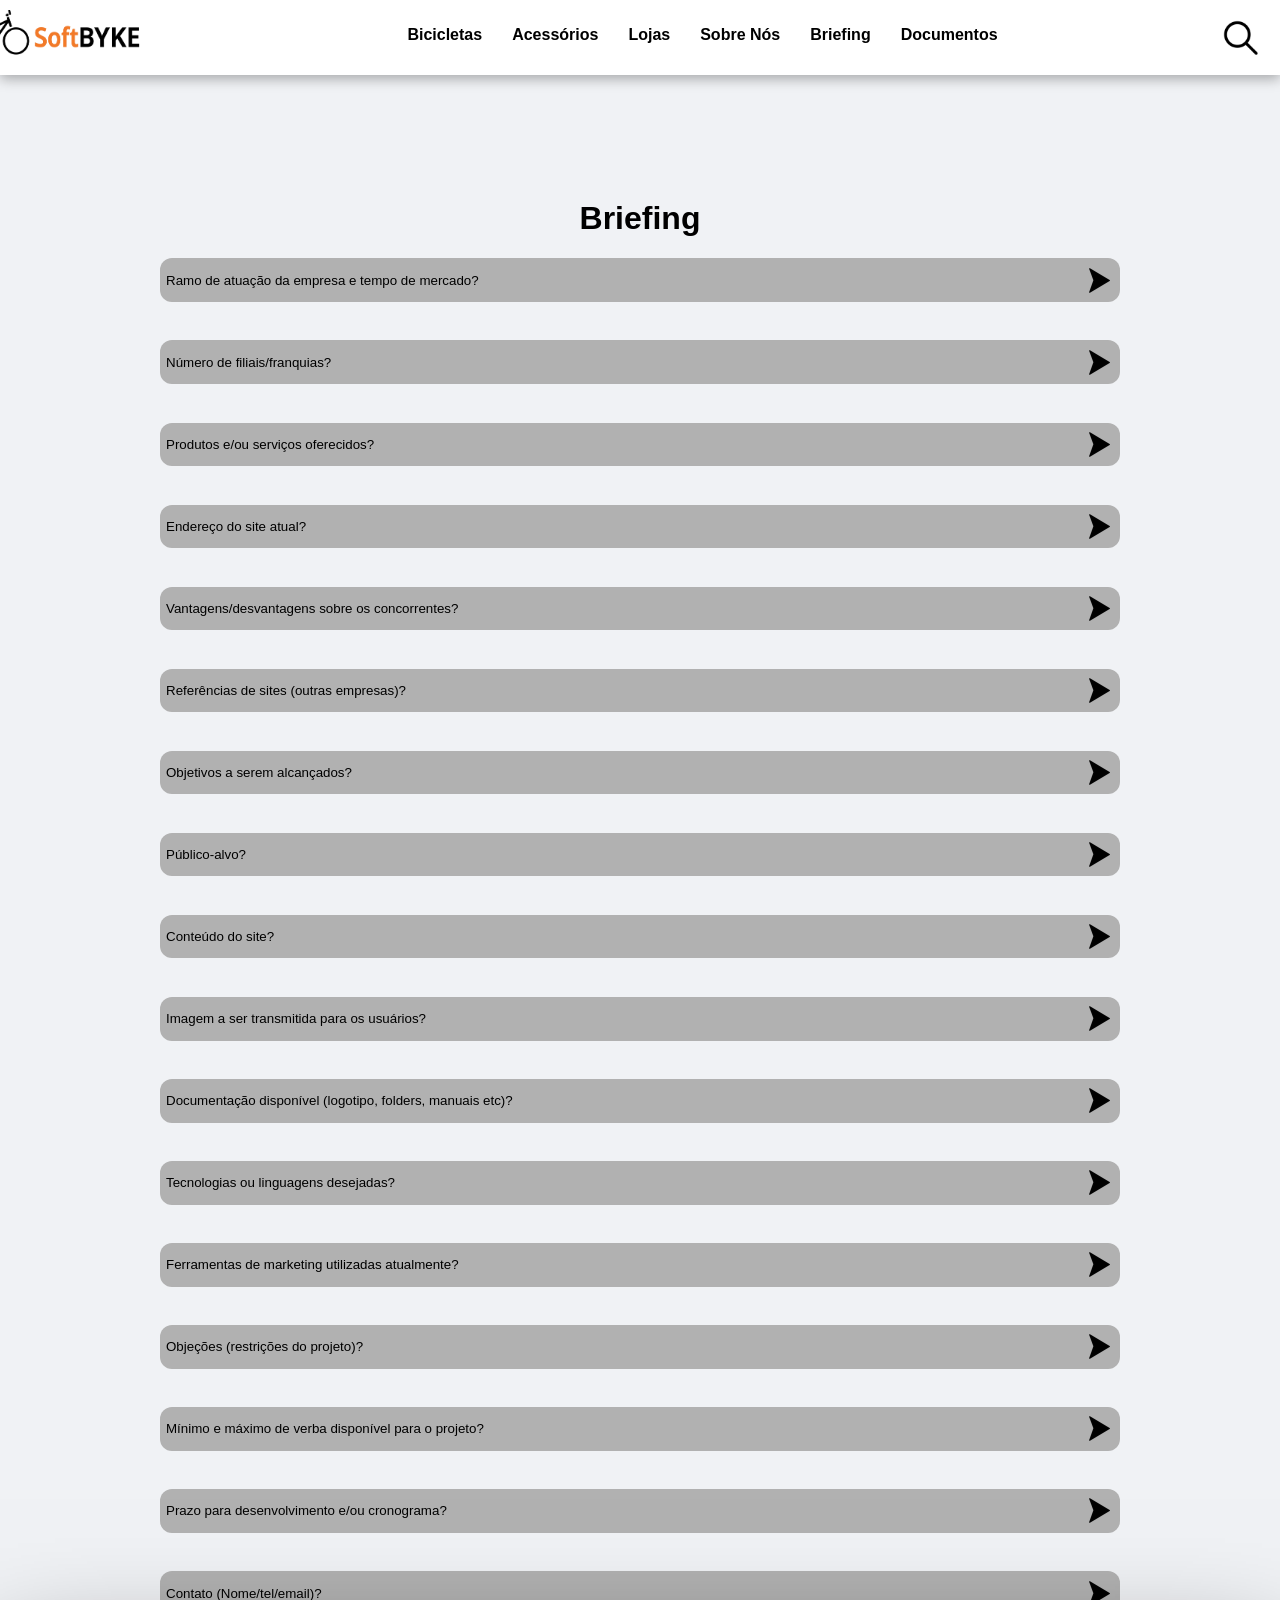
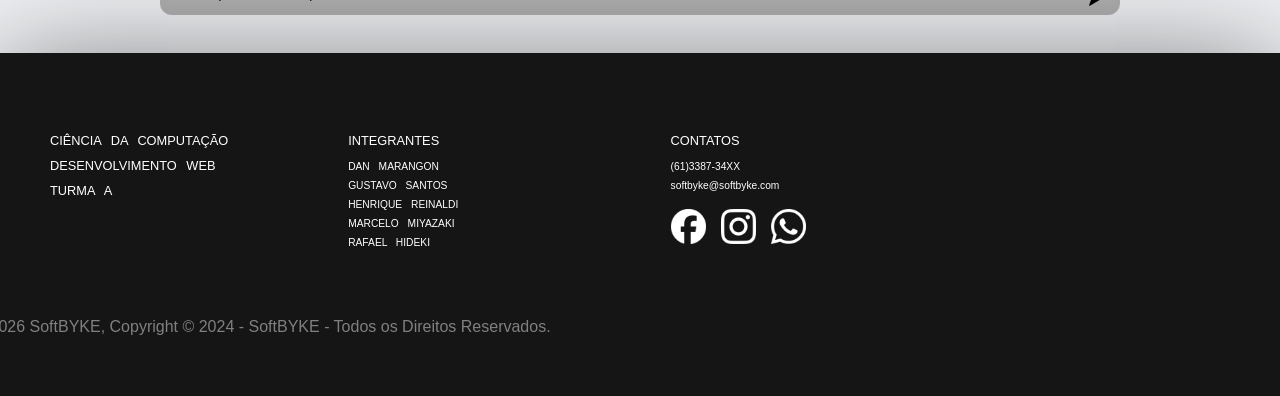
<file: briefing.html>
<!DOCTYPE html>
<html lang="en">

<head>
    <meta charset="UTF-8">
    <meta name="viewport" content="width=device-width, initial-scale=1.0">
    <title>SOFTBYKE WEBSITE</title>
    <link rel="stylesheet" href="css/briefing.css">
    <link rel="stylesheet" href="css/header-footer.css">
</head>

<body>

    <header id="site-header">
        <div class="espacado-deitado">
            <a href="index.html"><div id="logo"></div></a>

            <nav>
                <ul class="deitado">
                    <a href="bicicletas.html"><li>Bicicletas</li></a>
                    <a href="acessorios.html"><li>Acessórios</li></a>
                    <a href="lojas.html"><li>Lojas</li></a>
                    <a href="sobrenos.html"><li>Sobre Nós</li></a>
                    <a href="briefing.html"><li>Briefing</li></a>
                    <a href="documentos.html"><li>Documentos</li></a>
                </ul>

            </nav>
            <nav id="icons-header">
                <div id="search"></div>
                <a href="login.html"><div id="profile"></div></a>
            </nav>
        </div>
    </header>

    <main>
        <div id="briefing"><!-- COMEÇO BRIEFING -->
            <h1>Briefing</h1>

            <div class="collapse">
                <button class="collapse-button">
                    <p class="collapse-desc">Ramo de atuação da empresa e tempo de mercado?</p>
                    <div class="collapse-img"></div>
                </button>
                <button class="collapse-conteudo">
                    <p>Vendas, aluguel, comércio em geral de bicicletas e afins. </p>
                    <p>3 anos no mercado.</p>
                </button>
            </div>

            <div class="collapse">
                <button class="collapse-button">
                    <p class="collapse-desc">Número de filiais/franquias?</p>
                    <div class="collapse-img"></div>
                </button>
                <button class="collapse-conteudo">
                    <p>3 Lojas no DF.</p>
                </button>
            </div>

            <div class="collapse">
                <button class="collapse-button">
                    <p class="collapse-desc">Produtos e/ou serviços oferecidos?</p>
                    <div class="collapse-img"></div>
                </button>
                <button class="collapse-conteudo">
                    <p>Venda, manutenção e aluguel de bicicletas e peças</p>
                </button>
            </div>

           <div class="collapse">
                <button class="collapse-button">
                    <p class="collapse-desc">Endereço do site atual?</p>
                    <div class="collapse-img"></div>
                </button>
                <button class="collapse-conteudo">
                    <p>www.softbyke.com</p>
                </button>
            </div>

            <div class="collapse">
                <button class="collapse-button">
                    <p class="collapse-desc">Vantagens/desvantagens sobre os concorrentes?</p>
                    <div class="collapse-img"></div>
                </button>
                <button class="collapse-conteudo">
                    <p>DESVANTAGEM: Existem concorrentes mais consolidados no mercado.</p>
                    <p>DESVANTAGEM: Inexperiência no mundo digital.</p>
                    <p>DESVANTAGEM: Falta de visibilidade no mundo digital (redes sociais e afins).</p>
                    <p>DESVANTAGEM: Anúncios dentro do site.</p>
                    <p>VANTAGEM: Entrega rápida das compras online.</p>
                    <p>VANTAGEM: Auxílio no pós venda.</p>
                    <p>VANTAGEM: Garantia e suporte ao cliente de excelente qualidade.</p>
                    <p>VANTAGEM: Ponto de apoio físico.</p>
                    <p>VANTAGEM: Compra personalizada.</p>
                </button>
            </div>

            <div class="collapse">
                <button class="collapse-button">
                    <p class="collapse-desc">Referências de sites (outras empresas)?</p>
                    <div class="collapse-img"></div>
                </button>
                <button class="collapse-conteudo">
                    <a href="https://www.sensebike.com.br/" target="_blank"><p>https://www.sensebike.com.br/</p></a>
                    <a href="https://lovable.dev/pt-br/templates/websites/ecommerce/bakery-order-page" target="_blank"><p>https://lovable.dev/pt-br/templates/websites/ecommerce/bakery-order-page</p></a>
                </button>
            </div>

            <div class="collapse">
                <button class="collapse-button">
                    <p class="collapse-desc">Objetivos a serem alcançados?</p>
                    <div class="collapse-img"></div>
                </button>
                <button class="collapse-conteudo">
                    <p>Virar referência dentro do ramo da comercialização online de bicicletas e outros itens relacionados, atendendo às necessidades dos clientes e gerando lucro para o negócio.</p>
                </button>
            </div>

            <div class="collapse">
                <button class="collapse-button">
                    <p class="collapse-desc">Público-alvo?</p>
                    <div class="collapse-img"></div>
                </button>
                <button class="collapse-conteudo">
                    <p>População geral interessada em ciclismo, como atletas, amantes de bicicletas ou iniciantes curiosos.</p>
                </button>
            </div>

            <div class="collapse">
                <button class="collapse-button">
                    <p class="collapse-desc">Conteúdo do site?</p>
                    <div class="collapse-img"></div>
                </button>
                <button class="collapse-conteudo">
                    <p>Catálogo de produtos para compra online, sistema de suporte ao cliente, informações da empresa.</p>
                </button>
            </div>

            <div class="collapse">
                <button class="collapse-button">
                    <p class="collapse-desc">Imagem a ser transmitida para os usuários?</p>
                    <div class="collapse-img"></div>
                </button>
                <button class="collapse-conteudo">
                    <p>Aplicação Web moderna com um layout clean para atender as novas tendências do mercado e facilitar a navegação dos clientes.</p>
                </button>
            </div>

            <div class="collapse">
                <button class="collapse-button">
                    <p class="collapse-desc">Documentação disponível (logotipo, folders, manuais etc)?</p>
                    <div class="collapse-img"></div>
                </button>
                <button class="collapse-conteudo">
                    <p>Logotipo e o site.</p>
                </button>
            </div>

            <div class="collapse">
                <button class="collapse-button">
                    <p class="collapse-desc">Tecnologias ou linguagens desejadas?</p>
                    <div class="collapse-img"></div>
                </button>
                <button class="collapse-conteudo">
                    <p>HTML, JavaScript e CSS.</p>
                </button>
            </div>

            <div class="collapse">
                <button class="collapse-button">
                    <p class="collapse-desc">Ferramentas de marketing utilizadas atualmente?</p>
                    <div class="collapse-img"></div>
                </button>
                <button class="collapse-conteudo">
                    <p>Redes Sociais (Instagram, TikTok, Kawaii), Site e panfletos.</p>
                </button>
            </div>

            <div class="collapse">
                <button class="collapse-button">
                    <p class="collapse-desc">Objeções (restrições do projeto)?</p>
                    <div class="collapse-img"></div>
                </button>
                <button class="collapse-conteudo">
                    <p>Não esquecer do Design Thinking, não desrespeitar a identidade visual da marca, não mencionar concorrentes.</p>
                </button>
            </div>

            <div class="collapse">
                <button class="collapse-button">
                    <p class="collapse-desc">Mínimo e máximo de verba disponível para o projeto?</p>
                    <div class="collapse-img"></div>
                </button>
                <button class="collapse-conteudo">
                    <p>Mínimo: 1 Coca-Cola e 2 coxinhas.</p>
                    <p>Máximo: 5000 Dinares do Kuwait.</p>
                </button>
            </div>

            <div class="collapse">
                <button class="collapse-button">
                    <p class="collapse-desc">Prazo para desenvolvimento e/ou cronograma?</p>
                    <div class="collapse-img"></div>
                </button>
                <button class="collapse-conteudo">
                    <p>15 dias.</p>
                </button>
            </div>

            <div class="collapse">
                <button class="collapse-button">
                    <p class="collapse-desc">Contato (Nome/tel/email)?</p>
                    <div class="collapse-img"></div>
                </button>
                <button class="collapse-conteudo">
                    <p>SOFTBYKE, (61) 3387-34XX, softbyke@softbyke.com</p>
                </button>
            </div>


        </div><!-- FINAL DOS BRIEFING -->

    



    </main>

    <footer>
        <div class="footer-col" style="margin-left: 50px;">
            <h3>CIÊNCIA DA COMPUTAÇÃO</h3>
            <h3>DESENVOLVIMENTO WEB</h3>
            <h3>TURMA A</h3>
        </div>
        
        <div class="footer-col">
            <h3 style="margin-bottom: 5px;">INTEGRANTES</h3>
            <h4>DAN MARANGON</h4>
            <h4>GUSTAVO SANTOS</h4>
            <h4>HENRIQUE REINALDI</h4>
            <h4>MARCELO MIYAZAKI</h4>
            <h4>RAFAEL HIDEKI</h4>
            <p class="copyright">© 2026 SoftBYKE, Copyright © 2024 - SoftBYKE - Todos os Direitos Reservados.</p>
        </div>

        <div class="footer-col">
            <h3 style="margin-bottom: 5px;">CONTATOS</h3>
            <h4>(61)3387-34XX</h4>
            <h4>softbyke@softbyke.com</h4>
            <br>
            <div id="icons-footer">
                <a href="https://www.facebook.com/Lula/?locale=pt_BR" target="_blank"><div id="face"></div></a>
                <a href="https://www.instagram.com/jairmessiasbolsonaro/" target="_blank"><div id="insta"></div></a>
                <a href="https://wa.me/5561992242098" target="_blank"><div id="zap"></div></a>
            </div>
        </div>

    </footer>

    <script src="javascript/briefing.js"></script>
</body>

</html>
</file>
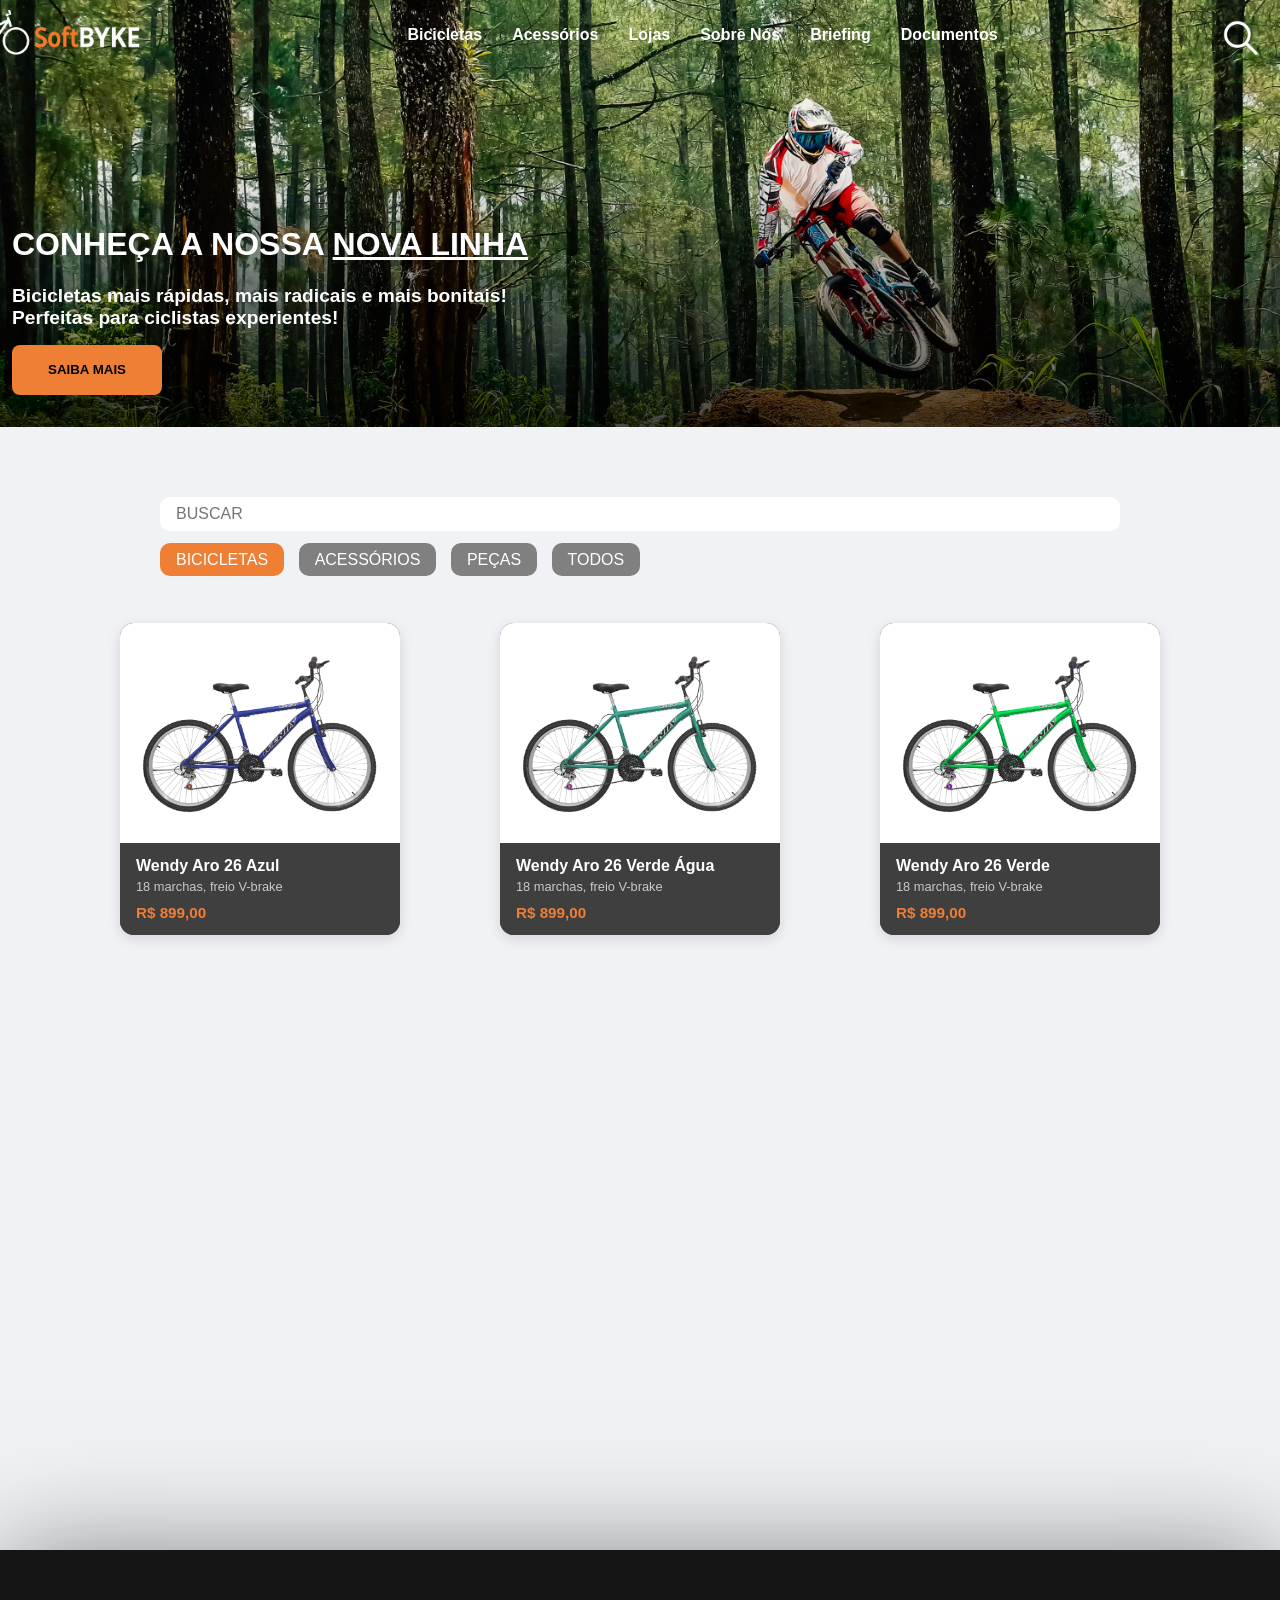
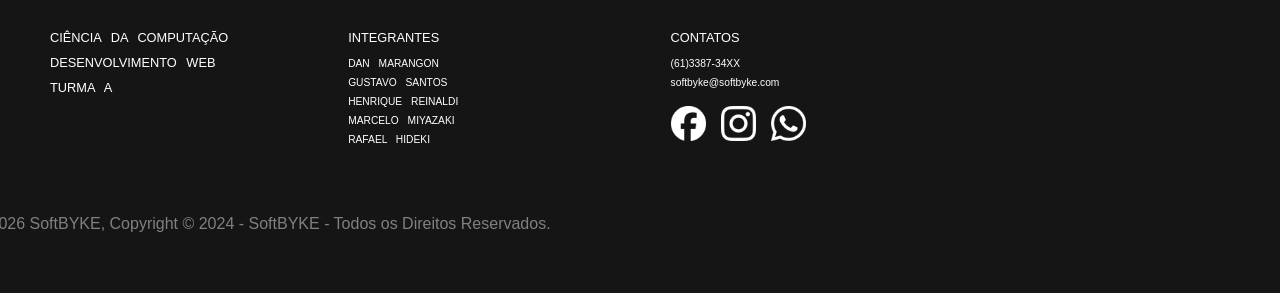
<file: busca.html>
<!DOCTYPE html>
<html lang="en">

<head>
    <meta charset="UTF-8">
    <meta name="viewport" content="width=device-width, initial-scale=1.0">
    <title>SOFTBYKE WEBSITE</title>
    <link rel="stylesheet" href="css/index.css">
    <link rel="stylesheet" href="css/busca.css">
</head>

<body>

    <header id="site-header">
        <div class="espacado-deitado">
            <a href="index.html">
                <div id="logo"></div>
            </a>

            <nav>
                <ul class="deitado">
                    <a href="bicicletas.html">
                        <li>Bicicletas</li>
                    </a>
                    <a href="acessorios.html">
                        <li>Acessórios</li>
                    </a>
                    <a href="lojas.html">
                        <li>Lojas</li>
                    </a>
                    <a href="sobrenos.html">
                        <li>Sobre Nós</li>
                    </a>
                    <a href="briefing.html">
                        <li>Briefing</li>
                    </a>
                    <a href="documentos.html">
                        <li>Documentos</li>
                    </a>
                </ul>

            </nav>
            <nav id="icons-header">
                <a href="busca.html"><div id="search"></div></a>
                <a href="login.html"><div id="profile"></div></a>
            </nav>
        </div>
    </header>

    <div class="prod-destaque-container">
        <div id="destaque-texto">
            <h1>CONHEÇA A NOSSA <u>NOVA LINHA</u></h1>
            <h2>Bicicletas mais rápidas, mais radicais e mais bonitais!<br>Perfeitas para ciclistas experientes!</h2>
            <button>SAIBA MAIS</button>
        </div>
        <img src="fotos/wide3.png" style="object-position: right top;" alt="banner destaque">
    </div>

    <main>
        
        <div class="area-busca">
            <input type="text" id="textarea-buscar" placeholder="BUSCAR"></input>

            <!-- PARTE DE SELEÇÃO -->
            <div class="select-categorias">
                <div>
                    <input type="radio" id="bikes" name="categoria" value="bicicleta" checked>
                    <label for="bikes">BICICLETAS</label>

                    <input type="radio" id="acessorios" name="categoria" value="acessorio">
                    <label for="acessorios">ACESSÓRIOS</label>

                    <input type="radio" id="pecas" name="categoria" value="pecas">
                    <label for="pecas">PEÇAS</label>

                    <input type="radio" id="todos" name="categoria" value="todos">
                    <label for="todos">TODOS</label>
                </div>
            </div>

            <br><br><br>

            <!-- RESULTADOS DA BUSCA -->
            <div id="resultados-busca">
                <section class="categoria">
                    <ul class="grade-produtos">
                        <li class="card-produto">
                            <a href="#">
                                <div class="card-imagem">
                                    <img src="fotos/bike1.png" alt="Bicicleta Wendy aro 26 azul de quadro alto">
                                </div>
                                <div class="card-info">
                                    <p class="card-nome">Wendy Aro 26 Azul</p>
                                    <p class="card-desc">18 marchas, freio V-brake</p>
                                    <p class="card-preco">R$ 899,00</p>
                                </div>
                            </a>
                        </li>
                        <li class="card-produto">
                            <a href="#">
                                <div class="card-imagem">
                                    <img src="fotos/bike3.png" alt="Bicicleta Wendy aro 26 verde água de quadro alto">
                                </div>
                                <div class="card-info">
                                    <p class="card-nome">Wendy Aro 26 Verde Água</p>
                                    <p class="card-desc">18 marchas, freio V-brake</p>
                                    <p class="card-preco">R$ 899,00</p>
                                </div>
                            </a>
                        </li>
                        <li class="card-produto">
                            <a href="#">
                                <div class="card-imagem">
                                    <img src="fotos/bike4.png" alt="Bicicleta Wendy aro 26 verde de quadro alto">
                                </div>
                                <div class="card-info">
                                    <p class="card-nome">Wendy Aro 26 Verde</p>
                                    <p class="card-desc">18 marchas, freio V-brake</p>
                                    <p class="card-preco">R$ 899,00</p>
                                </div>
                            </a>
                        </li>
                    </ul>
                </section>
            </div>

        </div>


    </main>

    <footer>
        <div class="footer-col" style="margin-left: 50px;">
            <h3>CIÊNCIA DA COMPUTAÇÃO</h3>
            <h3>DESENVOLVIMENTO WEB</h3>
            <h3>TURMA A</h3>
        </div>

        <div class="footer-col">
            <h3 style="margin-bottom: 5px;">INTEGRANTES</h3>
            <h4>DAN MARANGON</h4>
            <h4>GUSTAVO SANTOS</h4>
            <h4>HENRIQUE REINALDI</h4>
            <h4>MARCELO MIYAZAKI</h4>
            <h4>RAFAEL HIDEKI</h4>
            <p class="copyright">© 2026 SoftBYKE, Copyright © 2024 - SoftBYKE - Todos os Direitos Reservados.</p>
        </div>

        <div class="footer-col">
            <h3 style="margin-bottom: 5px;">CONTATOS</h3>
            <h4>(61)3387-34XX</h4>
            <h4>softbyke@softbyke.com</h4>
            <br>
            <div id="icons-footer">
                <a href="https://www.facebook.com/Lula/?locale=pt_BR" target="_blank">
                    <div id="face"></div>
                </a>
                <a href="https://www.instagram.com/jairmessiasbolsonaro/" target="_blank">
                    <div id="insta"></div>
                </a>
                <a href="https://wa.me/5561992242098" target="_blank">
                    <div id="zap"></div>
                </a>
            </div>
        </div>

    </footer>


    <template id="template-grade">
        <section class="categoria">
            <ul class="grade-produtos">
            </ul>
        </section>
    </template>

    <template id="template-produto">
            <li class="card-produto">
                <a href="#">
                    <div class="card-imagem">
                        <img src="fotos/bike1.png" alt="Bicicleta Wendy aro 26 azul de quadro alto">
                    </div>
                    <div class="card-info">
                        <p class="card-nome">Wendy Aro 26 Azul</p>
                        <p class="card-desc">18 marchas, freio V-brake</p>
                        <p class="card-preco">R$ 899,00</p>
                    </div>
                </a>
            </li>
    </template>

    <script src="javascript/busca.js"></script>
    <script src="javascript/index.js"></script>
</body>

</html>
</file>
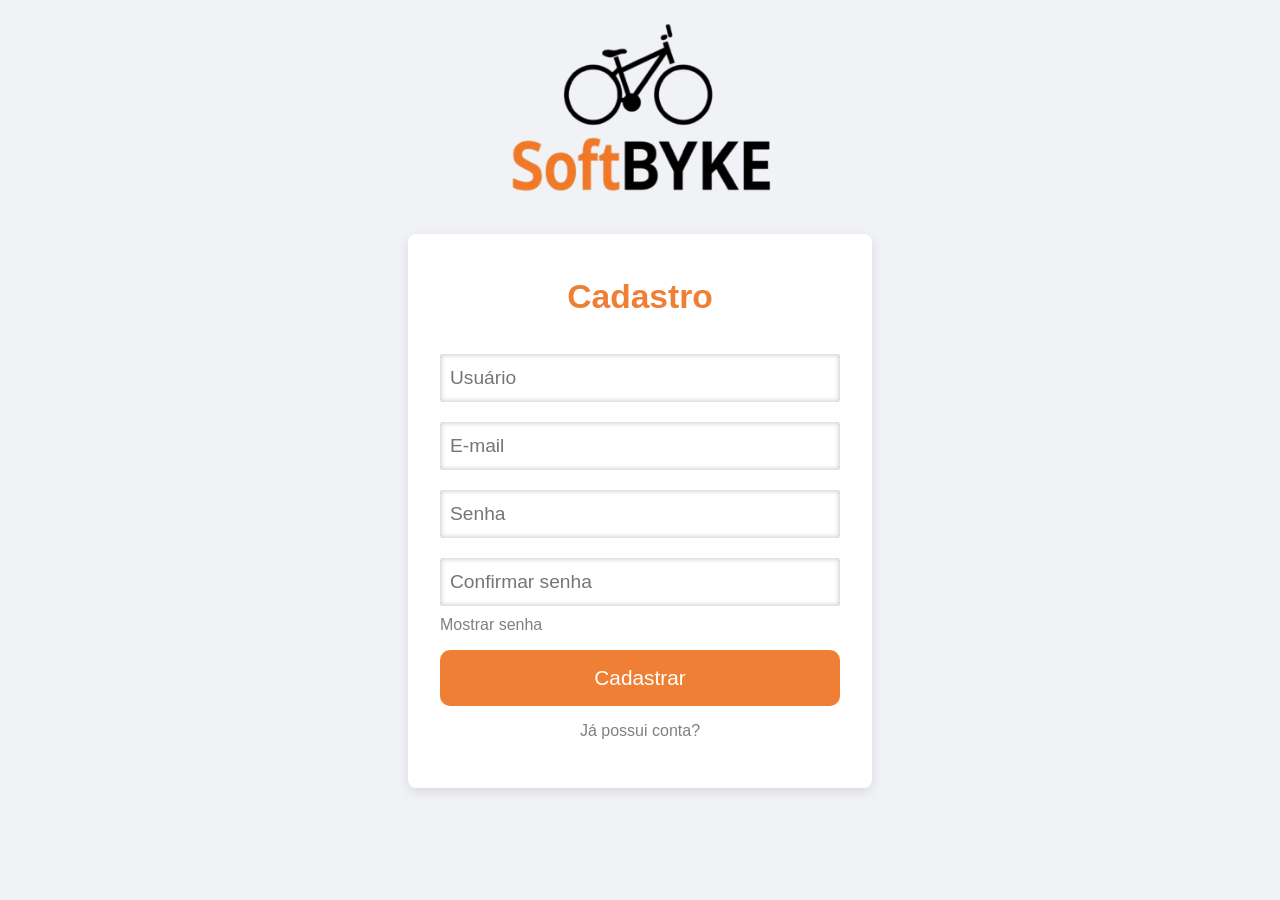
<file: cadastro.html>
<!DOCTYPE html>
<html lang="pt-br">
<head>
    <meta charset="UTF-8">
    <title>Cadastro</title>
    <link rel="stylesheet" href="css/cadastro.css">
</head>
<body>
<div id="logo"></div>

<!-- COMEÇO CADASTRO -->
<div id="cadas" class="signup-card">
    <h2>Cadastro</h2>
    <input type="text" id="username" placeholder="Usuário">
    <input type="text" id="email" placeholder="E-mail">
    <input type="password" id="password" placeholder="Senha">
    <input type="password" id="password2" placeholder="Confirmar senha">

    <!-- segurando o mouse aqui as duas senhas aparecem, soltando somem de novo -->
    <p onmousedown="mostrar_senha()" onmouseup="esconder_senha()" id="curto">Mostrar senha</p>

    <button onclick="fazerSignup()">Cadastrar</button>
    <div id="message"></div>
    <p onclick="trocar()">Já possui conta?</p>
</div>
<!-- FINAL DO CADASTRO -->

<!-- links invisíveis: o javascript clica neles pra trocar de página -->
<a id="login" href="login.html"></a>
<a id="index" href="index.html"></a>

<script src="javascript/cadastro.js"></script>
</body>
</html>
</file>
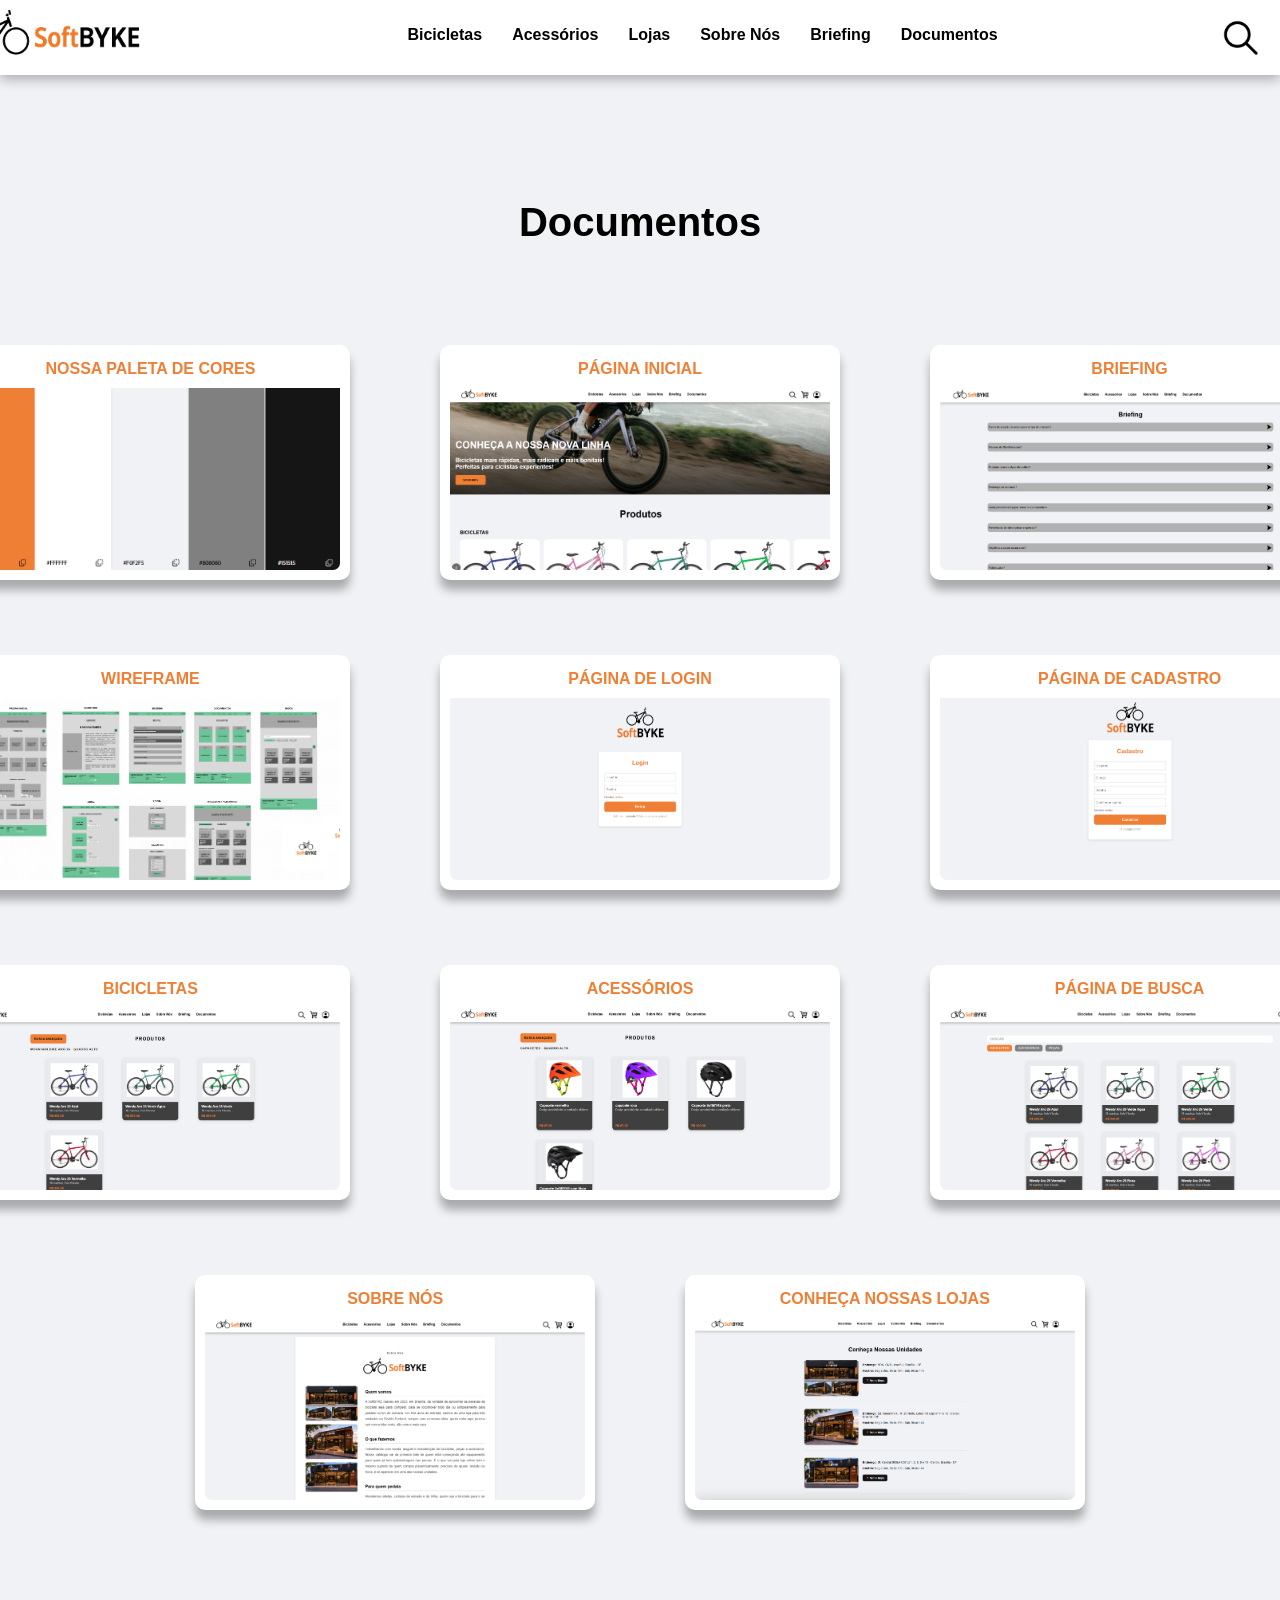
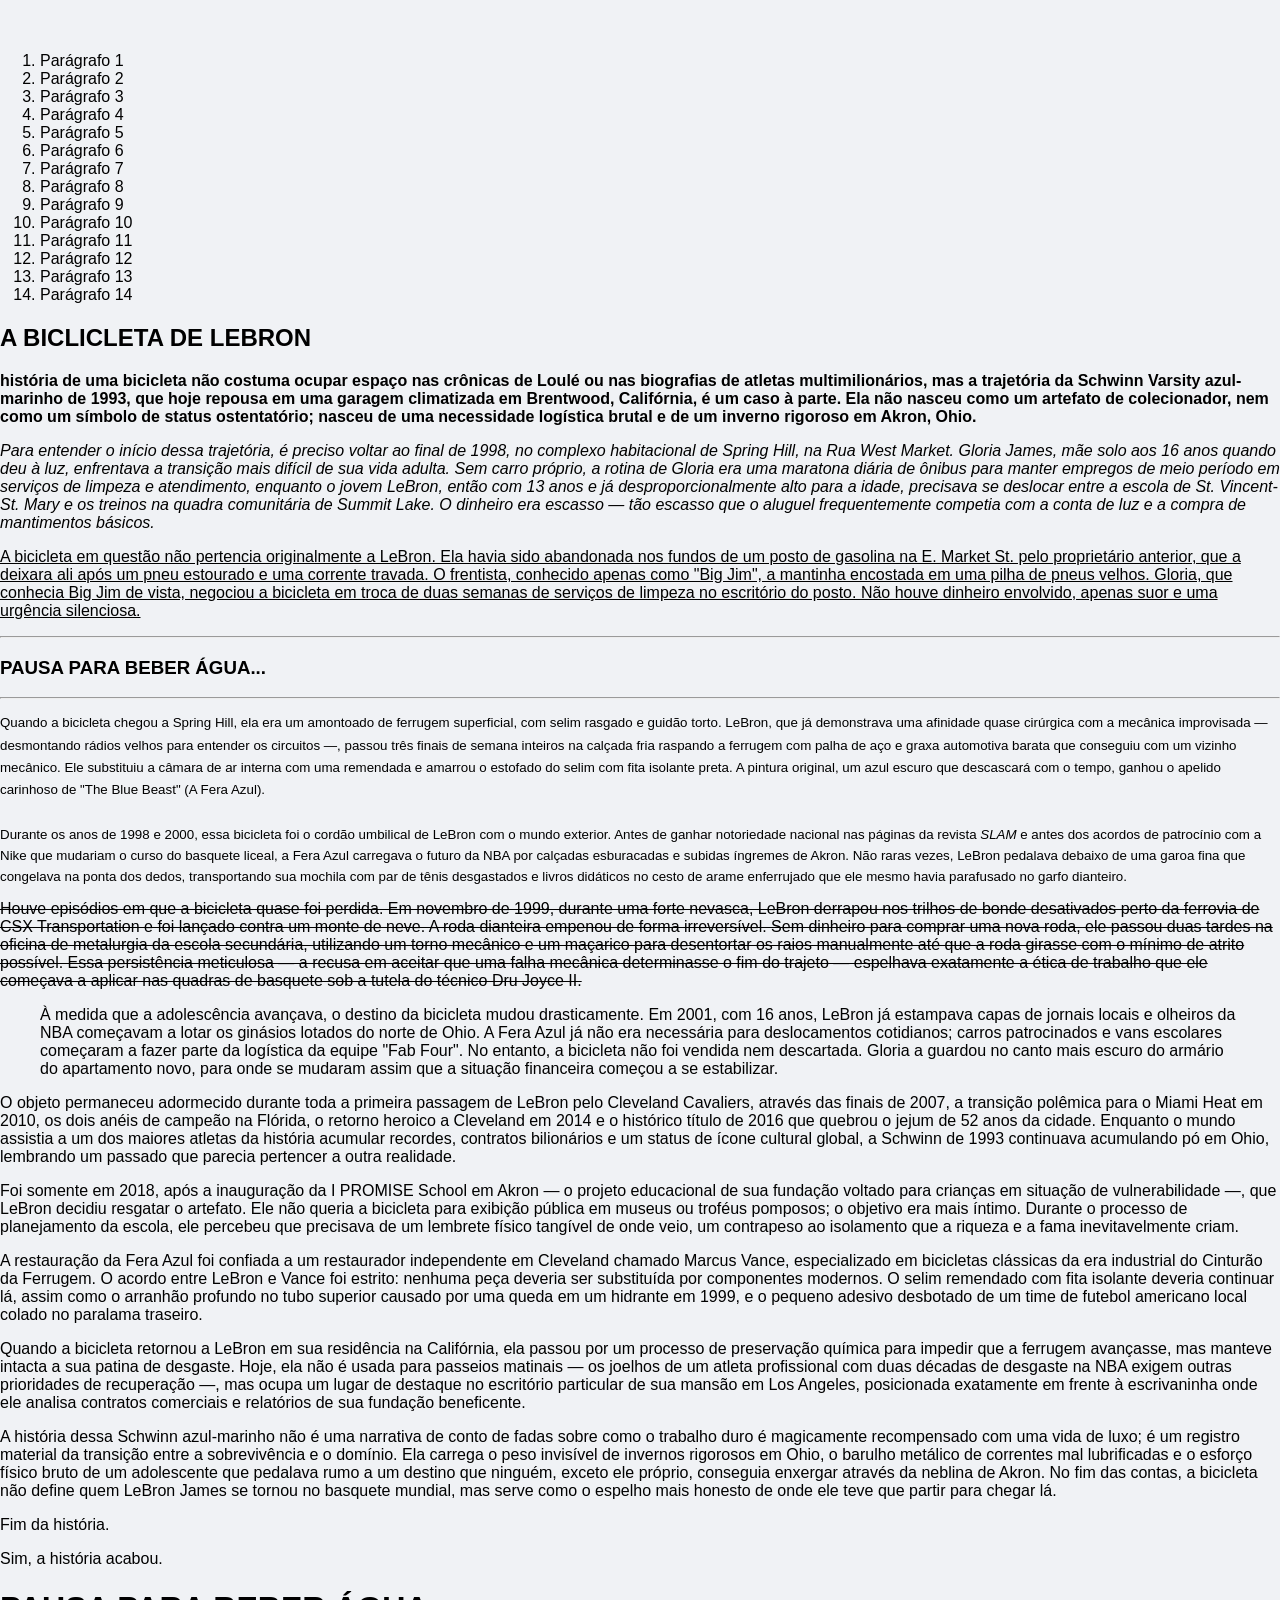
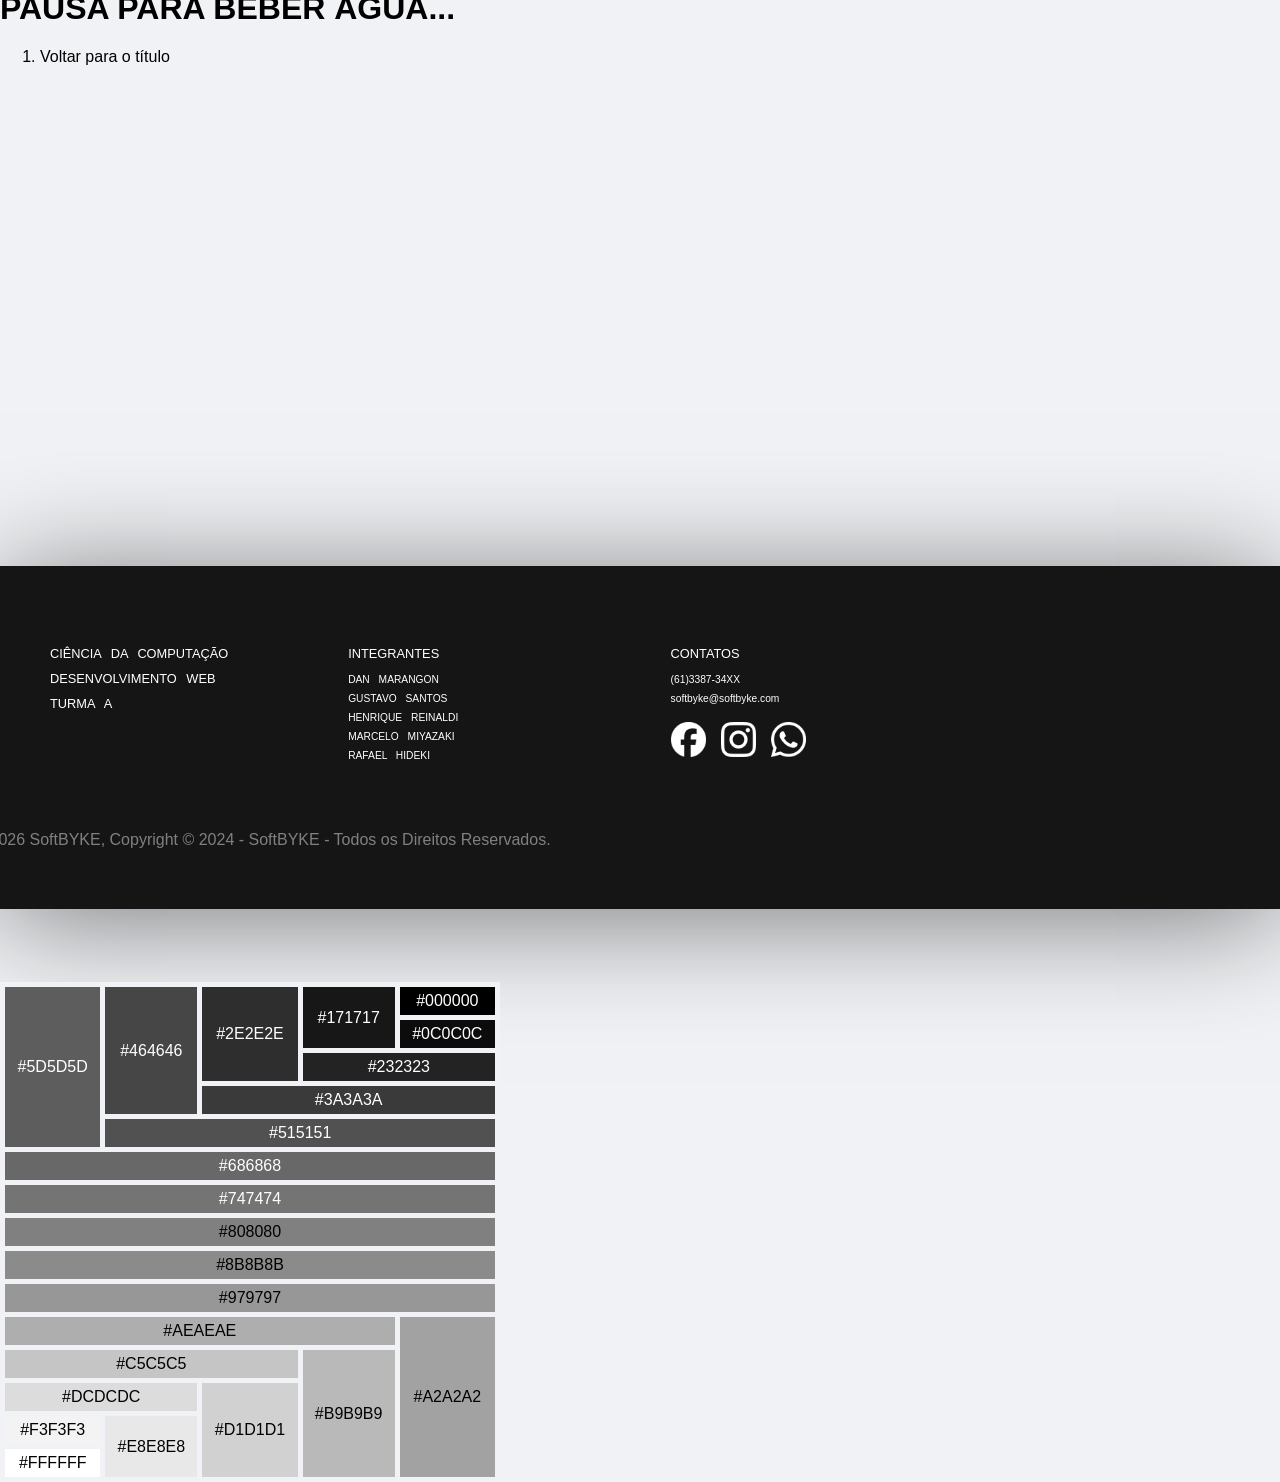
<file: documentos.html>
<!DOCTYPE html>
<html lang="en">
<head>
    <meta charset="UTF-8">
    <meta name="viewport" content="width=device-width, initial-scale=1.0">
    <title>Documentos</title>
    <link rel="stylesheet" href="css/header-footer.css">
    <link rel="stylesheet" href="css/documentos.css">
    <link rel="stylesheet" href="css/tabela.css">
</head>
<body>
    <!-- HEADER -->
    <!-- HEADER -->
    <!-- HEADER -->

    <header id="site-header">
        <div class="espacado-deitado">
            <a href="index.html"><div id="logo"></div></a>

            <nav>
                <ul class="deitado">
                    <a href="bicicletas.html"><li>Bicicletas</li></a>
                    <a href="acessorios.html"><li>Acessórios</li></a>
                    <a href="lojas.html"><li>Lojas</li></a>
                    <a href="sobrenos.html"><li>Sobre Nós</li></a>
                    <a href="briefing.html"><li>Briefing</li></a>
                    <a href="documentos.html"><li>Documentos</li></a>
                </ul>

            </nav>
            <nav id="icons-header">
                <a href="busca.html"><div id="search"></div></a>
                <a href="login.html"><div id="profile"></div></a>
            </nav>
        </div>
    </header>

    <!-- MAIN -->
    <!-- MAIN -->
    <!-- MAIN -->

    <main>
        <h1>Documentos</h1>

        <!-- PRIMEIRA LINHA DE PÁGINAS -->
        <!-- PRIMEIRA LINHA DE PÁGINAS -->
        <!-- PRIMEIRA LINHA DE PÁGINAS -->

        <div class="linha">
            <a href="https://color.adobe.com/br/create/color-wheel?color-palette=EF7F34%2CFFFFFF%2CF0F2F5%2C808080%2C151515&color-palette-name=SoftBYKE"><div class="pagina"><p>NOSSA PALETA DE CORES</p><div id="pagina-paleta"></div></div></a>
            <a href="index.html"><div class="pagina"><p>PÁGINA INICIAL</p><div id="pagina-inicial"></div></div></a>
            <a href="briefing.html"><div class="pagina"><p>BRIEFING</p><div id="pagina-briefing"></div></div></a>
        </div>

        <!-- SEGUNDA LINHA DE PÁGINAS -->
        <!-- SEGUNDA LINHA DE PÁGINAS -->
        <!-- SEGUNDA LINHA DE PÁGINAS -->

        <div class="linha">
            <a href="https://canva.link/q7526xyen0ce2hs"><div class="pagina"><p>WIREFRAME</p><div id="pagina-wireframe"></div></div></a>
            <a href="login.html"><div class="pagina"><p>PÁGINA DE LOGIN</p><div id="pagina-login"></div></div></a>
            <a href="cadastro.html"><div class="pagina"><p>PÁGINA DE CADASTRO</p><div id="pagina-cadastro"></div></div></a>
        </div>

        <!-- TERCEIRA LINHA DE PÁGINAS -->
        <!-- TERCEIRA LINHA DE PÁGINAS -->
        <!-- TERCEIRA LINHA DE PÁGINAS -->

        <div class="linha">
            <a href="bicicletas.html"><div class="pagina"><p>BICICLETAS</p><div id="pagina-bicicletas"></div></div></a>
            <a href="acessorios.html"><div class="pagina"><p>ACESSÓRIOS</p><div id="pagina-acessorios"></div></div></a>
            <a href="busca.html"><div class="pagina"><p>PÁGINA DE BUSCA</p><div id="pagina-busca"></div></div></a>
        </div>

        <!-- QUARTA LINHA DE PÁGINAS -->
        <!-- QUARTA LINHA DE PÁGINAS -->
        <!-- QUARTA LINHA DE PÁGINAS -->

        <div class="linha">
            <a href="sobrenos.html"><div class="pagina"><p>SOBRE NÓS</p><div id="pagina-sobrenos"></div></div></a>
            <a href="lojas.html"><div class="pagina"><p>CONHEÇA NOSSAS LOJAS</p><div id="pagina-lojas"></div></div></a>
            
        </div>
        
    </main>

    <br><br><br><br><br><br><br>
    
    <div>
        <nav>
            <ol>
                <li><a href="#paragrafo-1">Parágrafo 1</a></li>
                <li><a href="#paragrafo-2">Parágrafo 2</a></li>
                <li><a href="#paragrafo-3">Parágrafo 3</a></li>
                <li><a href="#paragrafo-4">Parágrafo 4</a></li>
                <li><a href="#paragrafo-5">Parágrafo 5</a></li>
                <li><a href="#paragrafo-6">Parágrafo 6</a></li>
                <li><a href="#paragrafo-7">Parágrafo 7</a></li>
                <li><a href="#paragrafo-8">Parágrafo 8</a></li>
                <li><a href="#paragrafo-9">Parágrafo 9</a></li>
                <li><a href="#paragrafo-10">Parágrafo 10</a></li>
                <li><a href="#paragrafo-11">Parágrafo 11</a></li>
                <li><a href="#paragrafo-12">Parágrafo 12</a></li>
                <li><a href="#paragrafo-13">Parágrafo 13</a></li>
                <li><a href="#paragrafo-14">Parágrafo 14</a></li>
            </ol>
        </nav>

        <h2 id="titulo">A BICLICLETA DE LEBRON</h2>

        <p id="paragrafo-1">
            <b>
            história de uma bicicleta não costuma ocupar espaço nas crônicas de Loulé ou nas biografias de atletas multimilionários, mas a trajetória da Schwinn Varsity azul-marinho de 1993, que hoje repousa em uma garagem climatizada em Brentwood, Califórnia, é um caso à parte. Ela não nasceu como um artefato de colecionador, nem como um símbolo de status ostentatório; nasceu de uma necessidade logística brutal e de um inverno rigoroso em Akron, Ohio.
            </b>
        </p>

        <p id="paragrafo-2">
            <i>
            Para entender o início dessa trajetória, é preciso voltar ao final de 1998, no complexo habitacional de Spring Hill, na Rua West Market. Gloria James, mãe solo aos 16 anos quando deu à luz, enfrentava a transição mais difícil de sua vida adulta. Sem carro próprio, a rotina de Gloria era uma maratona diária de ônibus para manter empregos de meio período em serviços de limpeza e atendimento, enquanto o jovem LeBron, então com 13 anos e já desproporcionalmente alto para a idade, precisava se deslocar entre a escola de St. Vincent-St. Mary e os treinos na quadra comunitária de Summit Lake. O dinheiro era escasso — tão escasso que o aluguel frequentemente competia com a conta de luz e a compra de mantimentos básicos.
            </i>
        </p>

        <p id="paragrafo-3">
            <u>
            A bicicleta em questão não pertencia originalmente a LeBron. Ela havia sido abandonada nos fundos de um posto de gasolina na E. Market St. pelo proprietário anterior, que a deixara ali após um pneu estourado e uma corrente travada. O frentista, conhecido apenas como "Big Jim", a mantinha encostada em uma pilha de pneus velhos. Gloria, que conhecia Big Jim de vista, negociou a bicicleta em troca de duas semanas de serviços de limpeza no escritório do posto. Não houve dinheiro envolvido, apenas suor e uma urgência silenciosa.
            </u>
        </p>
        <hr>
        
        <h3> PAUSA PARA BEBER ÁGUA...</h3>

        <hr>
        <p id="paragrafo-4">
            <sup>
            Quando a bicicleta chegou a Spring Hill, ela era um amontoado de ferrugem superficial, com selim rasgado e guidão torto. LeBron, que já demonstrava uma afinidade quase cirúrgica com a mecânica improvisada — desmontando rádios velhos para entender os circuitos —, passou três finais de semana inteiros na calçada fria raspando a ferrugem com palha de aço e graxa automotiva barata que conseguiu com um vizinho mecânico. Ele substituiu a câmara de ar interna com uma remendada e amarrou o estofado do selim com fita isolante preta. A pintura original, um azul escuro que descascará com o tempo, ganhou o apelido carinhoso de "The Blue Beast" (A Fera Azul).
            </sup>
        </p>

        <p id="paragrafo-5">
            <sub>
            Durante os anos de 1998 e 2000, essa bicicleta foi o cordão umbilical de LeBron com o mundo exterior. Antes de ganhar notoriedade nacional nas páginas da revista <em>SLAM</em> e antes dos acordos de patrocínio com a Nike que mudariam o curso do basquete liceal, a Fera Azul carregava o futuro da NBA por calçadas esburacadas e subidas íngremes de Akron. Não raras vezes, LeBron pedalava debaixo de uma garoa fina que congelava na ponta dos dedos, transportando sua mochila com par de tênis desgastados e livros didáticos no cesto de arame enferrujado que ele mesmo havia parafusado no garfo dianteiro.
            </sub>
        </p>

        <p id="paragrafo-6">
            <s>
            Houve episódios em que a bicicleta quase foi perdida. Em novembro de 1999, durante uma forte nevasca, LeBron derrapou nos trilhos de bonde desativados perto da ferrovia de CSX Transportation e foi lançado contra um monte de neve. A roda dianteira empenou de forma irreversível. Sem dinheiro para comprar uma nova roda, ele passou duas tardes na oficina de metalurgia da escola secundária, utilizando um torno mecânico e um maçarico para desentortar os raios manualmente até que a roda girasse com o mínimo de atrito possível. Essa persistência meticulosa — a recusa em aceitar que uma falha mecânica determinasse o fim do trajeto — espelhava exatamente a ética de trabalho que ele começava a aplicar nas quadras de basquete sob a tutela do técnico Dru Joyce II.
            </s>
        </p>

        <p id="paragrafo-7">
            <blockquote>
            À medida que a adolescência avançava, o destino da bicicleta mudou drasticamente. Em 2001, com 16 anos, LeBron já estampava capas de jornais locais e olheiros da NBA começavam a lotar os ginásios lotados do norte de Ohio. A Fera Azul já não era necessária para deslocamentos cotidianos; carros patrocinados e vans escolares começaram a fazer parte da logística da equipe "Fab Four". No entanto, a bicicleta não foi vendida nem descartada. Gloria a guardou no canto mais escuro do armário do apartamento novo, para onde se mudaram assim que a situação financeira começou a se estabilizar.
            </blockquote>
        </p>

        <p id="paragrafo-8">
            <etc>
            O objeto permaneceu adormecido durante toda a primeira passagem de LeBron pelo Cleveland Cavaliers, através das finais de 2007, a transição polêmica para o Miami Heat em 2010, os dois anéis de campeão na Flórida, o retorno heroico a Cleveland em 2014 e o histórico título de 2016 que quebrou o jejum de 52 anos da cidade. Enquanto o mundo assistia a um dos maiores atletas da história acumular recordes, contratos bilionários e um status de ícone cultural global, a Schwinn de 1993 continuava acumulando pó em Ohio, lembrando um passado que parecia pertencer a outra realidade.
            </etc>
        </p>

        <p id="paragrafo-9">
            Foi somente em 2018, após a inauguração da I PROMISE School em Akron — o projeto educacional de sua fundação voltado para crianças em situação de vulnerabilidade —, que LeBron decidiu resgatar o artefato. Ele não queria a bicicleta para exibição pública em museus ou troféus pomposos; o objetivo era mais íntimo. Durante o processo de planejamento da escola, ele percebeu que precisava de um lembrete físico tangível de onde veio, um contrapeso ao isolamento que a riqueza e a fama inevitavelmente criam.
        </p>

        <p id="paragrafo-10">
            A restauração da Fera Azul foi confiada a um restaurador independente em Cleveland chamado Marcus Vance, especializado em bicicletas clássicas da era industrial do Cinturão da Ferrugem. O acordo entre LeBron e Vance foi estrito: nenhuma peça deveria ser substituída por componentes modernos. O selim remendado com fita isolante deveria continuar lá, assim como o arranhão profundo no tubo superior causado por uma queda em um hidrante em 1999, e o pequeno adesivo desbotado de um time de futebol americano local colado no paralama traseiro.
        </p>

        <p id="paragrafo-11">
            Quando a bicicleta retornou a LeBron em sua residência na Califórnia, ela passou por um processo de preservação química para impedir que a ferrugem avançasse, mas manteve intacta a sua patina de desgaste. Hoje, ela não é usada para passeios matinais — os joelhos de um atleta profissional com duas décadas de desgaste na NBA exigem outras prioridades de recuperação —, mas ocupa um lugar de destaque no escritório particular de sua mansão em Los Angeles, posicionada exatamente em frente à escrivaninha onde ele analisa contratos comerciais e relatórios de sua fundação beneficente.
        </p>

        <p id="paragrafo-12">
            A história dessa Schwinn azul-marinho não é uma narrativa de conto de fadas sobre como o trabalho duro é magicamente recompensado com uma vida de luxo; é um registro material da transição entre a sobrevivência e o domínio. Ela carrega o peso invisível de invernos rigorosos em Ohio, o barulho metálico de correntes mal lubrificadas e o esforço físico bruto de um adolescente que pedalava rumo a um destino que ninguém, exceto ele próprio, conseguia enxergar através da neblina de Akron. No fim das contas, a bicicleta não define quem LeBron James se tornou no basquete mundial, mas serve como o espelho mais honesto de onde ele teve que partir para chegar lá.
        </p>

        <p id="paragrafo-13">
            Fim da história.
        </p>

        <p id="paragrafo-14">
            Sim, a história acabou.
        </p>

        <h1> PAUSA PARA BEBER ÁGUA...</h1>

        <nav>
            <ol>
                <li><a href="#titulo">Voltar para o título</a></li>
            </ol>
        </nav>

    </div>

    <div id="tabela_div" onclick="paroou()" >
        <table>
            
            <tr>
                <td rowspan="5" style="background-color: #5D5D5D; color: white;">#5D5D5D</td>
                <td rowspan="4" style="background-color: #464646; color: white;">#464646</td>
                <td rowspan="3" style="background-color: #2E2E2E; color: white;">#2E2E2E</td>
                <td rowspan="2" style="background-color: #171717; color: white;">#171717</td>
                <td style="background-color: #000000; color: white;">#000000</td>
            </tr>
            <tr>
                <td style="background-color: #0C0C0C; color: white;">#0C0C0C</td>
            </tr>
            <tr>
                <td colspan="2" style="background-color: #232323; color: white;">#232323</td>
            </tr>
            <tr>
                <td colspan="3" style="background-color: #3A3A3A; color: white;">#3A3A3A</td>
            </tr>
            <tr>
                <td colspan="4" style="background-color: #515151; color: white;">#515151</td>     
            </tr>

            <!-- COMEÇO DAS LINHAS DE 5 -->
            <tr >
                <td colspan="5" style="background-color: #686868; color: white;">#686868</td>
            </tr>
            <tr >
                <td colspan="5" style="background-color: #747474; color: white;">#747474</td>
            </tr>
            <tr >
                <td colspan="5" style="background-color: #808080; color: black;">#808080</td>
            </tr>
            <tr >
                <td colspan="5" style="background-color: #8B8B8B; color: black;">#8B8B8B</td>
            </tr>
            <tr >
                <td colspan="5" style="background-color: #979797; color: black;">#979797</td>
            </tr>
            <!-- FINAL DAS LINHAS DE 5 -->

            <tr>
                <td colspan="4" style="background-color: #AEAEAE; color: black;">#AEAEAE</td>
                <td rowspan="5" style="background-color: #A2A2A2; color: black;">#A2A2A2</td>
            </tr>
            <tr>
                <td colspan="3" style="background-color: #C5C5C5; color: black;">#C5C5C5</td>
                <td rowspan="4" style="background-color: #B9B9B9; color: black;">#B9B9B9</td>

            </tr>
            <tr>
                <td colspan="2" style="background-color: #DCDCDC; color: black;">#DCDCDC</td>
                <td rowspan="3" style="background-color: #D1D1D1; color: black;">#D1D1D1</td>
            </tr>
            <tr>
                <td style="background-color: #F3F3F3; color: black;">#F3F3F3</td>
                <td rowspan="2" style="background-color: #E8E8E8; color: black;">#E8E8E8</td>
            </tr>
            <tr>
                <td style="background-color: #FFFFFF; color: black;">#FFFFFF</td>
            </tr>

            

        </table>
    </div>
    <!-- FOOTER -->
    <!-- FOOTER -->
    <!-- FOOTER -->

    <footer style="margin-top: 500px;">
        <div class="footer-col" style="margin-left: 50px;">
            <h3>CIÊNCIA DA COMPUTAÇÃO</h3>
            <h3>DESENVOLVIMENTO WEB</h3>
            <h3>TURMA A</h3>
        </div>
        
        <div class="footer-col">
            <h3 style="margin-bottom: 5px;">INTEGRANTES</h3>
            <h4>DAN MARANGON</h4>
            <h4>GUSTAVO SANTOS</h4>
            <h4>HENRIQUE REINALDI</h4>
            <h4>MARCELO MIYAZAKI</h4>
            <h4>RAFAEL HIDEKI</h4>
            <p class="copyright">© 2026 SoftBYKE, Copyright © 2024 - SoftBYKE - Todos os Direitos Reservados.</p>
        </div>

        <div class="footer-col">
            <h3 style="margin-bottom: 5px;">CONTATOS</h3>
            <h4>(61)3387-34XX</h4>
            <h4>softbyke@softbyke.com</h4>
            <br>
            <div id="icons-footer">
                <a href="https://www.facebook.com/Lula/?locale=pt_BR" target="_blank"><div id="face"></div></a>
                <a href="https://www.instagram.com/jairmessiasbolsonaro/" target="_blank"><div id="insta"></div></a>
                <a href="https://wa.me/5561992242098" target="_blank"><div id="zap"></div></a>
            </div>
        </div>

    </footer>

    <script src="javascript/tabela.js"></script>

</body>
</html>
</file>
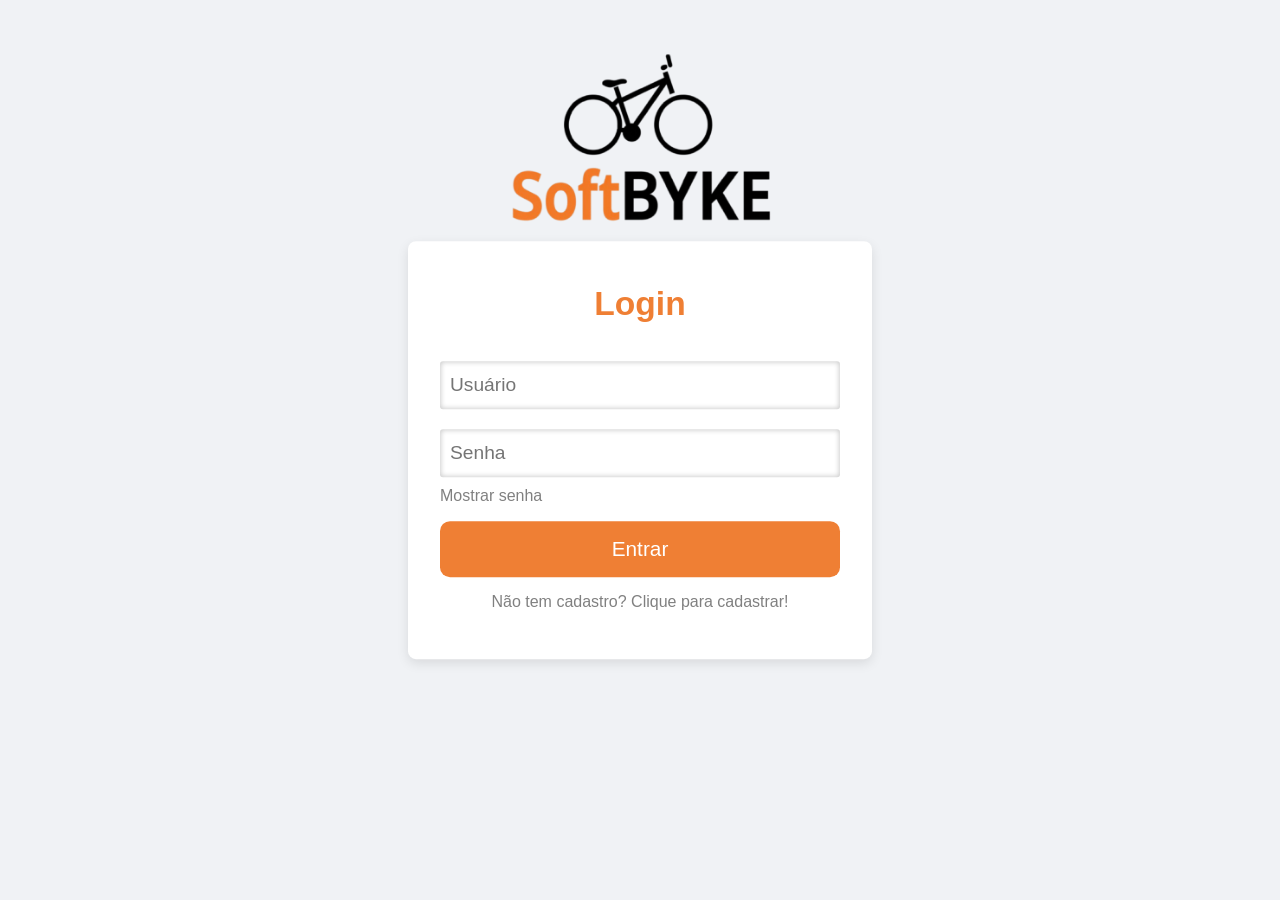
<file: login.html>
<!DOCTYPE html>
<html lang="pt-br">
<head>
    <meta charset="UTF-8">
    <title>Login Moderno</title>
    <link rel="stylesheet" href="css/login.css">
</head>
<body>
<div id="logo"></div>

<!-- COMEÇO LOGIN -->
<div id="entras" class="login-card">
    <h2>Login</h2>
    <input type="text" id="username" placeholder="Usuário">
    <input type="password" id="password" placeholder="Senha">

    <!-- segurando o mouse aqui a senha aparece, soltando ela some de novo -->
    <p onmousedown="mostrar_senha()" onmouseup="esconder_senha()" id="curto">Mostrar senha</p>

    <button onclick="fazerLogin()">Entrar</button>
    <div id="message"></div>
    <p onclick="trocar()">Não tem cadastro? Clique para cadastrar!</p>
</div>
<!-- FINAL DO LOGIN -->

<!-- links invisíveis: o javascript clica neles pra trocar de página -->
<a id="index" href="index.html"></a>
<a id="cadastro" href="cadastro.html"></a>

<script src="javascript/login.js"></script>
</body>
</html>
</file>
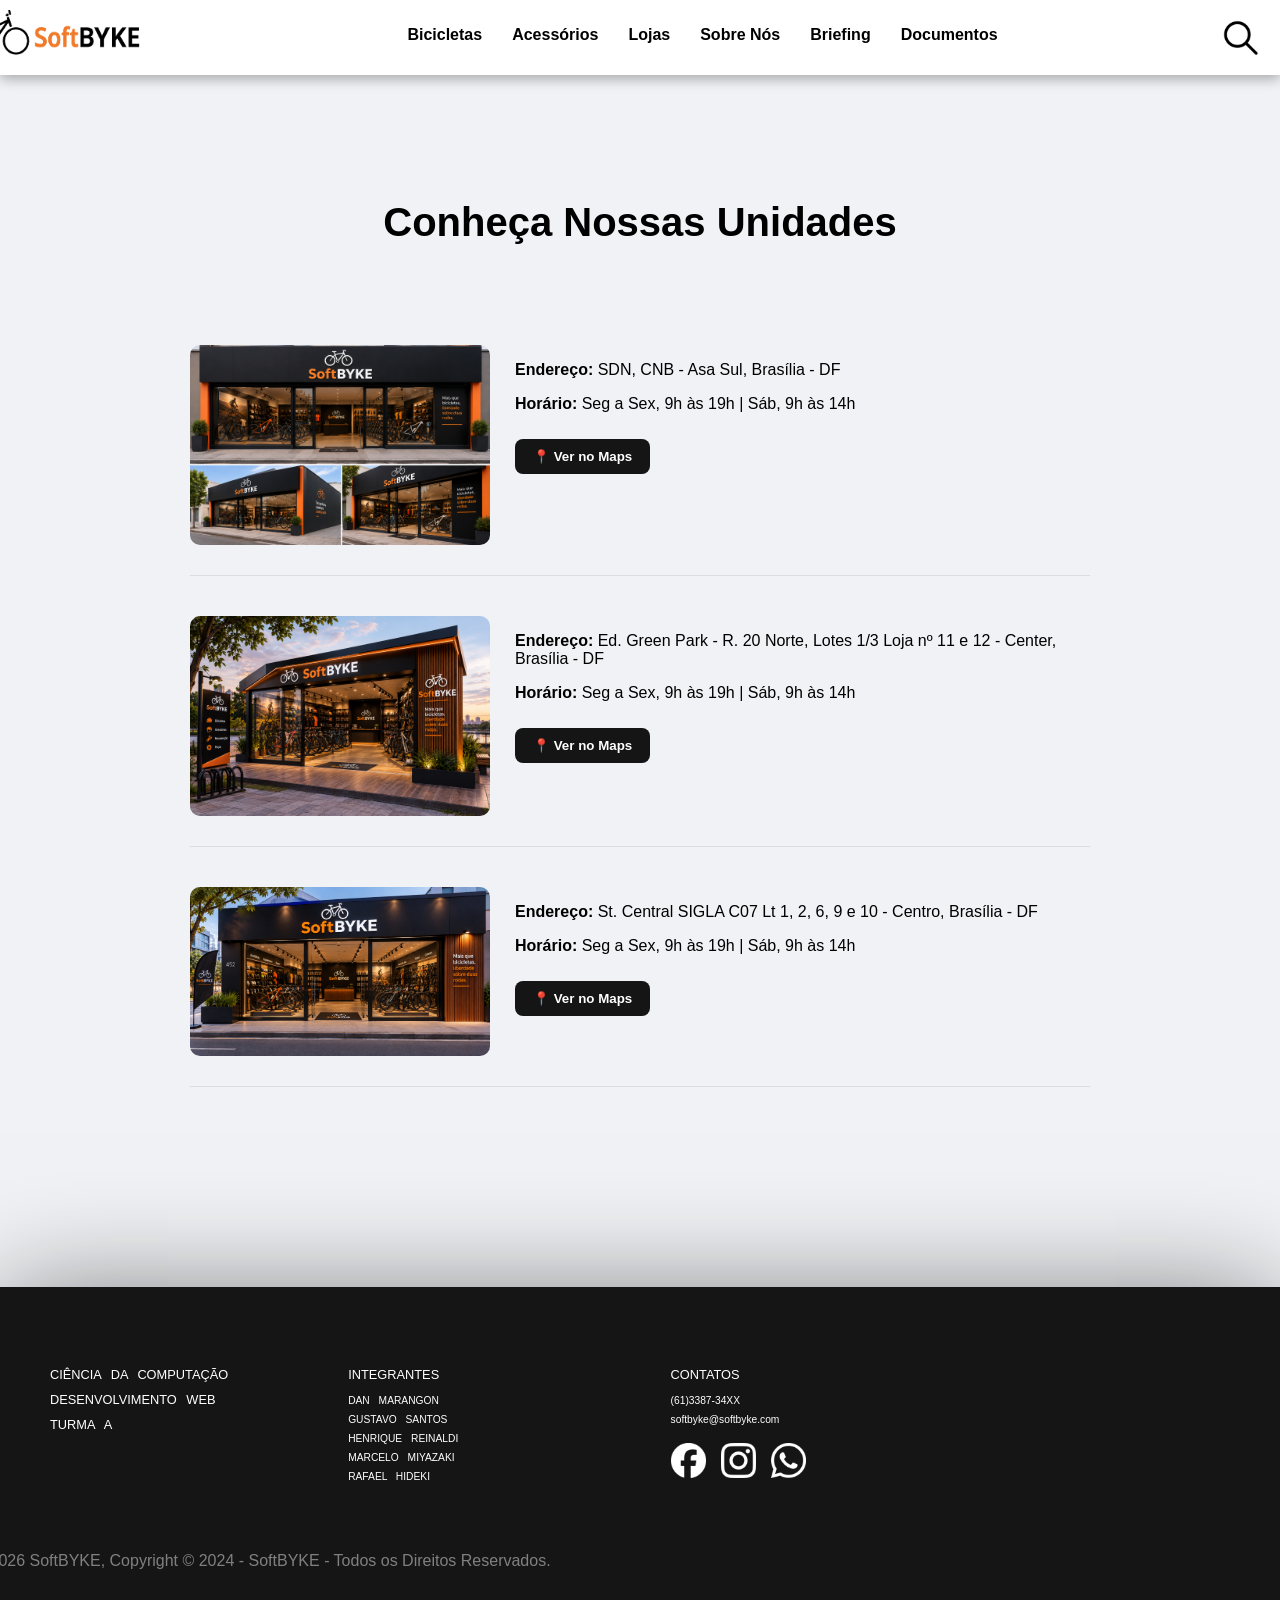
<file: lojas.html>
<!DOCTYPE html>
<html lang="en">
<head>
    <meta charset="UTF-8">
    <meta name="viewport" content="width=device-width, initial-scale=1.0">
    <title>Nossas Lojas</title>
    <link rel="stylesheet" href="css/header-footer.css">
    <link rel="stylesheet" href="css/lojas.css">
</head>
<body>
    <header id="site-header">
        <div class="espacado-deitado">
            <a href="index.html"><div id="logo"></div></a>

            <nav>
                <ul class="deitado">
                    <a href="bicicletas.html"><li>Bicicletas</li></a>
                    <a href="acessorios.html"><li>Acessórios</li></a>
                    <a href="lojas.html"><li>Lojas</li></a>
                    <a href="sobrenos.html"><li>Sobre Nós</li></a>
                    <a href="briefing.html"><li>Briefing</li></a>
                    <a href="documentos.html"><li>Documentos</li></a>
                </ul>

            </nav>
            <nav id="icons-header">
                <a href="busca.html"><div id="search"></div></a>
                <a href="login.html"><div id="profile"></div></a>
            </nav>
        </div>
    </header>

     <main>

    <div id="lojas">
        <h1>Conheça Nossas Unidades</h1>

        <div class="loja-item">
            <img src="fotos/icons/Loja-Fisica.png" alt="Unidade Asa Sul" width="300">

            <div class="loja-info">
                <p><strong>Endereço:</strong> SDN, CNB - Asa Sul, Brasília - DF</p>
                <p><strong>Horário:</strong> Seg a Sex, 9h às 19h | Sáb, 9h às 14h</p>

                <button class="loja-btn" onclick="toggleMapa('Mapa1')">
                    📍 Ver no Maps
                </button>

                <div class="loja-mapa" id="Mapa1">
                    <iframe
                        src="https://maps.google.com/maps?q=-15.791281,-47.883178&z=15&output=embed"
                        width="100%" height="300" style="border: 0;" loading="lazy">
                    </iframe>
                </div>
            </div>
        </div>

        <div class="loja-item">
            <img src="fotos/icons/Loja-Fisica2.png" alt="Unidade Taguatinga" width="300">

            <div class="loja-info">
                <p><strong>Endereço:</strong> Ed. Green Park - R. 20 Norte, Lotes 1/3 Loja nº 11 e 12 - Center, Brasília - DF</p>
                <p><strong>Horário:</strong> Seg a Sex, 9h às 19h | Sáb, 9h às 14h</p>

                <button class="loja-btn" onclick="toggleMapa('Mapa2')">
                    📍 Ver no Maps
                </button>

                <div class="loja-mapa" id="Mapa2">
                    <iframe
                        src="https://maps.google.com/maps?q=-15.8387894,-48.0252623&z=15&output=embed"
                        width="100%" height="300" style="border: 0;" loading="lazy">
                    </iframe>
                </div>
            </div>
        </div>

        <div class="loja-item">
            <img src="fotos/icons/Loja-Fisica3.png" alt="Unidade Águas Claras" width="300">

            <div class="loja-info">
                <p><strong>Endereço:</strong> St. Central SIGLA C07 Lt 1, 2, 6, 9 e 10 - Centro, Brasília - DF</p>
                <p><strong>Horário:</strong> Seg a Sex, 9h às 19h | Sáb, 9h às 14h</p>

                <button class="loja-btn" onclick="toggleMapa('Mapa3')">
                    📍 Ver no Maps
                </button>

                <div class="loja-mapa" id="Mapa3">
                    <iframe
                        src="https://maps.google.com/maps?q=-15.8326508,-48.0556525&z=15&output=embed"
                        width="100%" height="300" style="border: 0;" loading="lazy">
                    </iframe>
                </div>
            </div>
        </div>

    </div>

</main>

    <footer>
        <div class="footer-col" style="margin-left: 50px;">
            <h3>CIÊNCIA DA COMPUTAÇÃO</h3>
            <h3>DESENVOLVIMENTO WEB</h3>
            <h3>TURMA A</h3>
        </div>
        
        <div class="footer-col">
            <h3 style="margin-bottom: 5px;">INTEGRANTES</h3>
            <h4>DAN MARANGON</h4>
            <h4>GUSTAVO SANTOS</h4>
            <h4>HENRIQUE REINALDI</h4>
            <h4>MARCELO MIYAZAKI</h4>
            <h4>RAFAEL HIDEKI</h4>
            <p class="copyright">© 2026 SoftBYKE, Copyright © 2024 - SoftBYKE - Todos os Direitos Reservados.</p>
        </div>

        <div class="footer-col">
            <h3 style="margin-bottom: 5px;">CONTATOS</h3>
            <h4>(61)3387-34XX</h4>
            <h4>softbyke@softbyke.com</h4>
            <br>
            <div id="icons-footer">
                <a href="https://www.facebook.com/Lula/?locale=pt_BR" target="_blank"><div id="face"></div></a>
                <a href="https://www.instagram.com/jairmessiasbolsonaro/" target="_blank"><div id="insta"></div></a>
                <a href="https://wa.me/5561992242098" target="_blank"><div id="zap"></div></a>
            </div>
        </div>

    </footer>
</body>
</html>
</file>
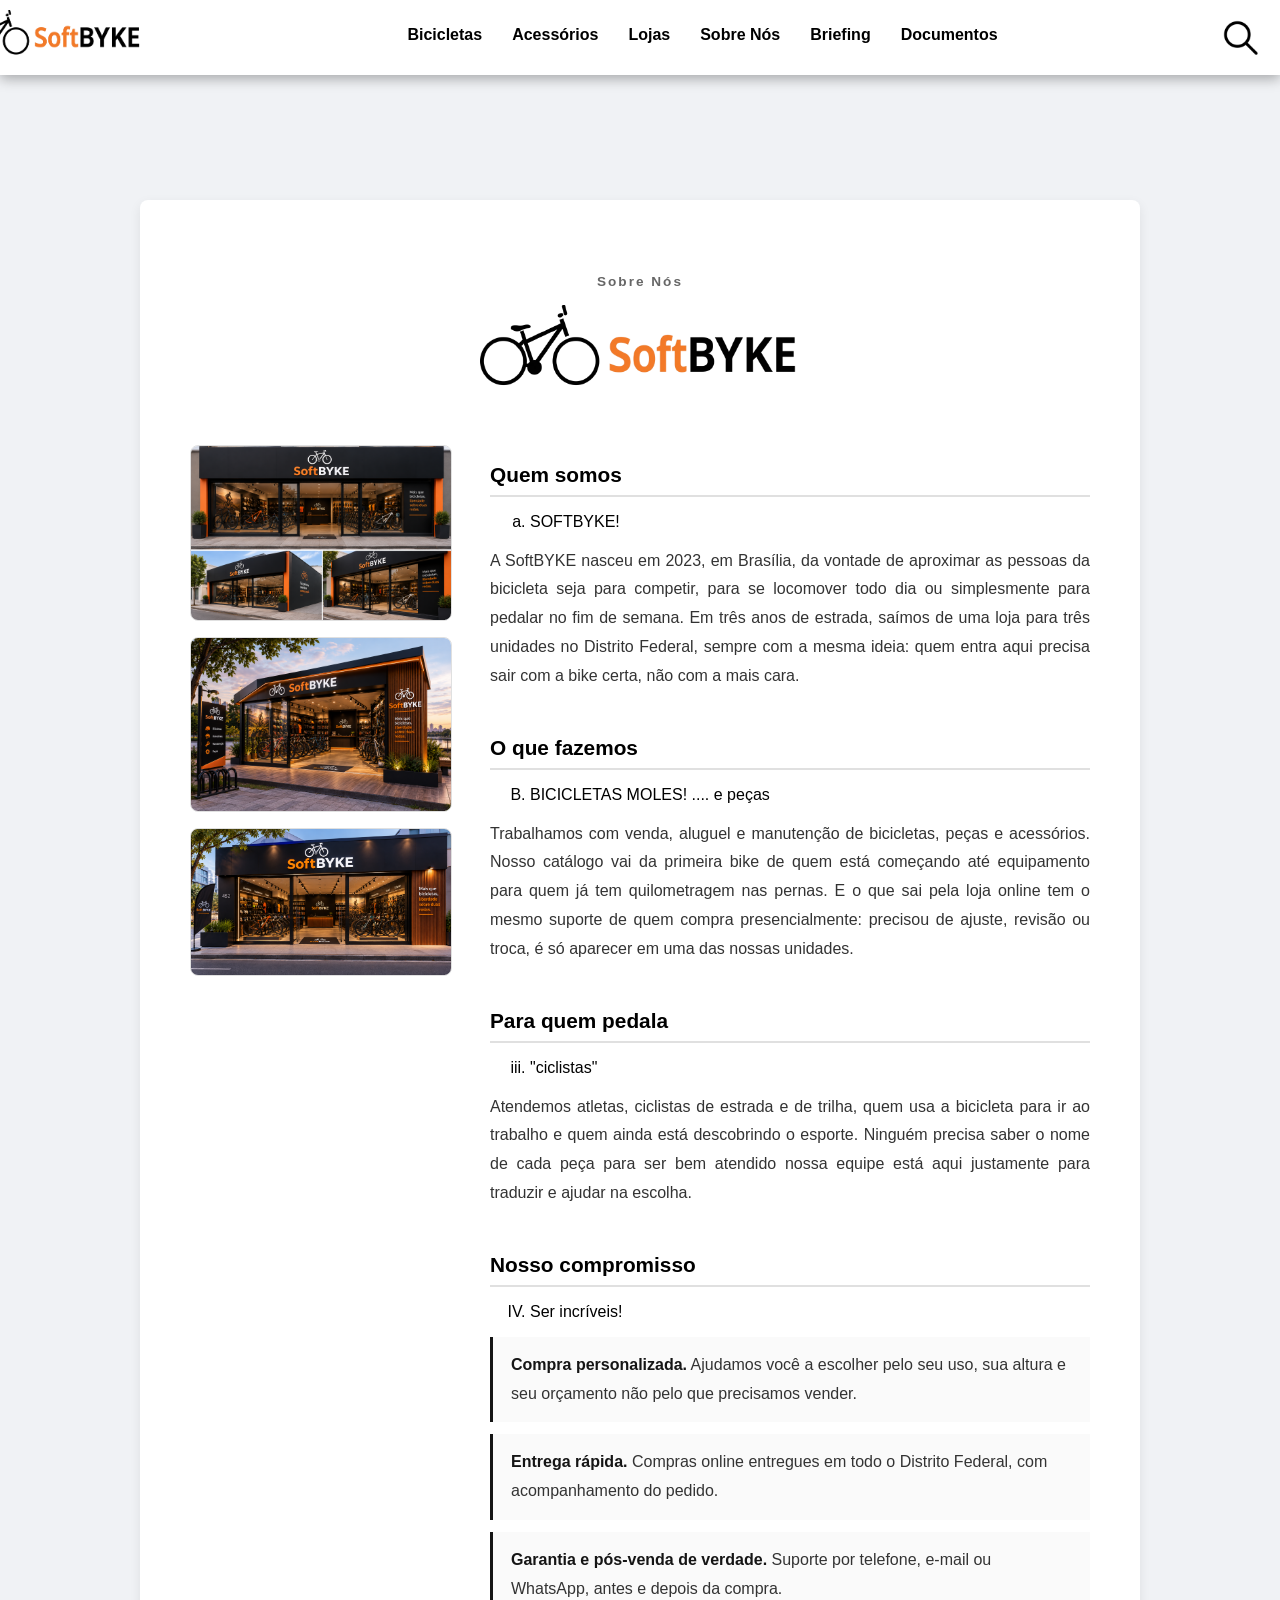
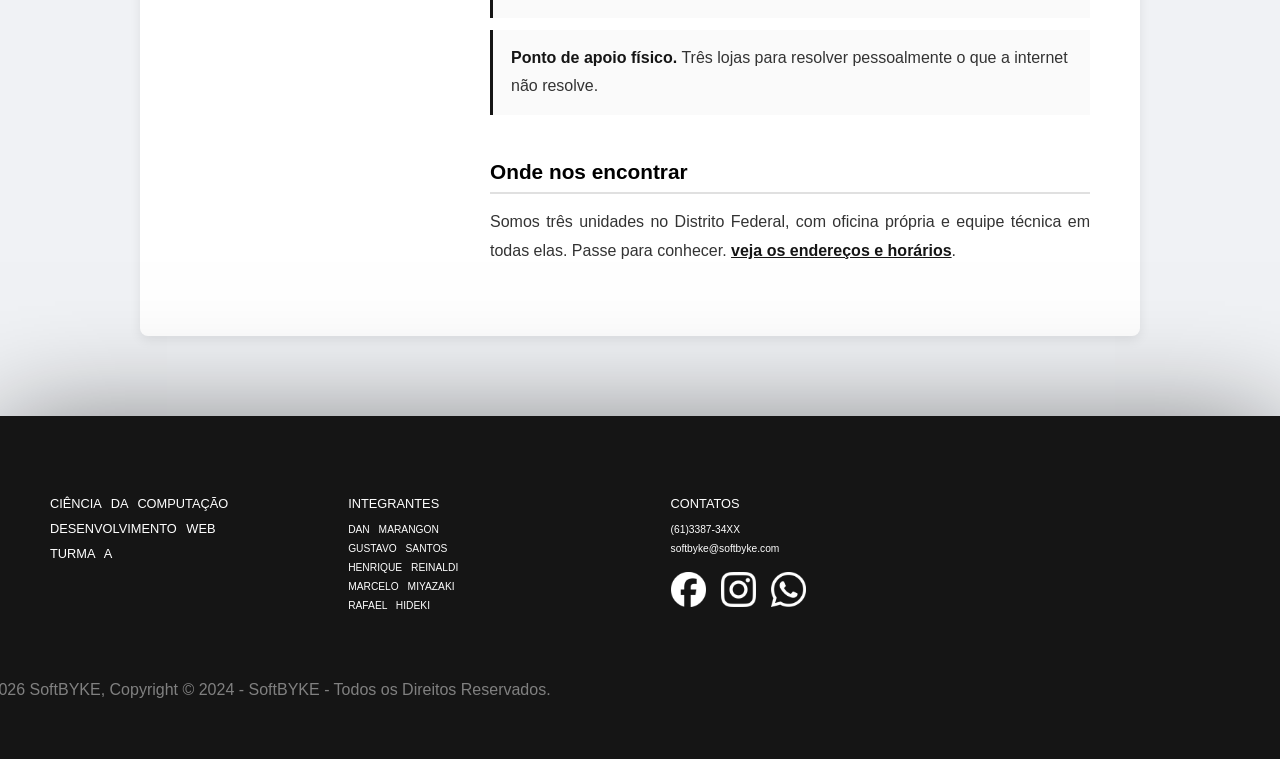
<file: sobrenos.html>
<!DOCTYPE html>
<html lang="en">

<head>
    <meta charset="UTF-8">
    <meta name="viewport" content="width=device-width, initial-scale=1.0">
    <title>Sobre Nós</title>
    <link rel="stylesheet" href="css/header-footer.css">
    <link rel="stylesheet" href="css/sobrenos.css">
</head>

<body>
    <!-- Cabeçalho com logo, menu e ícones -->
    <header id="site-header">
        <div class="espacado-deitado">
            <a href="index.html">
                <div id="logo"></div>
            </a>

            <nav>
                <ul class="deitado">
                    <a href="bicicletas.html">
                        <li>Bicicletas</li>
                    </a>
                    <a href="acessorios.html">
                        <li>Acessórios</li>
                    </a>
                    <a href="lojas.html">
                        <li>Lojas</li>
                    </a>
                    <a href="sobrenos.html">
                        <li>Sobre Nós</li>
                    </a>
                    <a href="briefing.html">
                        <li>Briefing</li>
                    </a>
                    <a href="documentos.html">
                        <li>Documentos</li>
                    </a>
                </ul>
            </nav>
            <nav id="icons-header">
                <a href="busca.html"><div id="search"></div></a>
                <a href="login.html"><div id="profile"></div></a>
            </nav>
        </div>
    </header>

    <main>
        <!-- Cartão branco com todo o conteúdo da página -->
        <div id="sobrenos">

            <!-- Rótulo "Sobre Nós" + logo da marca -->
            <div class="sobrenos-topo">
                <p class="sobrenos-eyebrow">Sobre Nós</p>
                <img src="fotos/icons/logo.png" alt="SoftBYKE" class="sobrenos-logo">
            </div>

            <!-- Foto da loja e texto lado a lado -->
            <div class="sobre-conteudo">

                <!-- Três fotos da loja, empilhadas uma embaixo da outra -->
                <div class="foto-loja">
                    <img src="fotos/icons/Loja-Fisica.png" alt="Foto da loja SoftBYKE 1">
                    <img src="fotos/icons/Loja-Fisica2.png" alt="Foto da loja SoftBYKE 2">
                    <img src="fotos/icons/Loja-Fisica3.png" alt="Foto da loja SoftBYKE 3">
                </div>

                <!-- Coluna com todas as seções de texto -->
                <div class="sobre-texto">

                    <!-- Quem é a SoftBYKE -->
                    <section class="sobre-bloco">
                        
                        <h2>Quem somos</h2>
                        <ol type="a">
                            <li>SOFTBYKE!</li>
                        </ol>
                        <p>
                            
                            A SoftBYKE nasceu em 2023, em Brasília, da vontade de aproximar as pessoas da
                            bicicleta seja para competir, para se locomover todo dia ou simplesmente para
                            pedalar no fim de semana. Em três anos de estrada, saímos de uma loja para três
                            unidades no Distrito Federal, sempre com a mesma ideia: quem entra aqui precisa
                            sair com a bike certa, não com a mais cara.
                        </p>

        
                    </section>

                    <!-- O que a loja oferece -->
                    <section class="sobre-bloco">
                        <h2>O que fazemos</h2>

                        <ol type="A" start=2>
                            <li>BICICLETAS MOLES! .... e peças</li>
                        </ol>
                        <p>
                            Trabalhamos com venda, aluguel e manutenção de bicicletas, peças e acessórios.
                            Nosso catálogo vai da primeira bike de quem está começando até equipamento para
                            quem já tem quilometragem nas pernas. E o que sai pela loja online tem o mesmo
                            suporte de quem compra presencialmente: precisou de ajuste, revisão ou troca,
                            é só aparecer em uma das nossas unidades.
                        </p>
                    </section>

                    <!-- Para quem é o produto/serviço -->
                    <section class="sobre-bloco">
                        <h2>Para quem pedala</h2>

                        
                        <ol type="i" start=3>
                            <li>"ciclistas"</li>
                        </ol>
                        <p>
                            Atendemos atletas, ciclistas de estrada e de trilha, quem usa a bicicleta para ir
                            ao trabalho e quem ainda está descobrindo o esporte. Ninguém precisa saber o nome
                            de cada peça para ser bem atendido nossa equipe está aqui justamente para
                            traduzir e ajudar na escolha.
                        </p>
                    </section>

                    <!-- Lista com os diferenciais da loja -->
                    <section class="sobre-bloco">
                        <h2>Nosso compromisso</h2>

                        <ol type="I" start=4>
                            <li>Ser incríveis!</li>
                        </ol>
                        <ul class="sobre-lista">
                            <li>
                                <strong>Compra personalizada.</strong> Ajudamos você a escolher pelo seu uso,
                                sua altura e seu orçamento não pelo que precisamos vender.
                            </li>
                            <li>
                                <strong>Entrega rápida.</strong> Compras online entregues em todo o Distrito
                                Federal, com acompanhamento do pedido.
                            </li>
                            <li>
                                <strong>Garantia e pós-venda de verdade.</strong> Suporte por telefone, e-mail
                                ou WhatsApp, antes e depois da compra.
                            </li>
                            <li>
                                <strong>Ponto de apoio físico.</strong> Três lojas para resolver pessoalmente
                                o que a internet não resolve.
                            </li>
                        </ul>
                    </section>

                    <!-- Onde encontrar as lojas físicas -->
                    <section class="sobre-bloco">
                        <h2>Onde nos encontrar</h2>
                        <p>
                            Somos três unidades no Distrito Federal, com oficina própria e equipe técnica em
                            todas elas. Passe para conhecer.
                            <a href="lojas.html">veja os endereços e horários</a>.
                        </p>
                    </section>

                </div>
            </div>

        </div>
    </main>

    <!-- Rodapé com dados da faculdade, integrantes e contatos -->
    <footer>
        <div class="footer-col" style="margin-left: 50px;">
            <h3>CIÊNCIA DA COMPUTAÇÃO</h3>
            <h3>DESENVOLVIMENTO WEB</h3>
            <h3>TURMA A</h3>
        </div>

        <div class="footer-col">
            <h3 style="margin-bottom: 5px;">INTEGRANTES</h3>
            <h4>DAN MARANGON</h4>
            <h4>GUSTAVO SANTOS</h4>
            <h4>HENRIQUE REINALDI</h4>
            <h4>MARCELO MIYAZAKI</h4>
            <h4>RAFAEL HIDEKI</h4>
            <p class="copyright">© 2026 SoftBYKE, Copyright © 2024 - SoftBYKE - Todos os Direitos Reservados.</p>
        </div>

        <div class="footer-col">
            <h3 style="margin-bottom: 5px;">CONTATOS</h3>
            <h4>(61)3387-34XX</h4>
            <h4>softbyke@softbyke.com</h4>
            <br>
            <div id="icons-footer">
                <a href="https://www.facebook.com/Lula/?locale=pt_BR" target="_blank">
                    <div id="face"></div>
                </a>
                <a href="https://www.instagram.com/jairmessiasbolsonaro/" target="_blank">
                    <div id="insta"></div>
                </a>
                <a href="https://wa.me/5561992242098" target="_blank">
                    <div id="zap"></div>
                </a>
            </div>
        </div>
    </footer>
</body>

</html>
</file>
<file: css/index.css>
body {
    margin: 0;
    padding: 0;
    font-family: sans-serif;
    background-color: #f0f2f5;
}
/* HEADER */
/* HEADER */
/* HEADER */

header {
    position: fixed;
    top: 0;
    width: 100%;
    z-index: 1000;
    padding-top: 10px;
    padding-bottom: 10px;
    font-weight: bold;

    /* ANTES DA TRANSIÇÃO */
    box-shadow: 0 4px 12px rgba(0,0,0,0);
    color: white;
    background-color: rgba(255, 255, 255, 0); 
    
    /* APÓS TRANSIÇÃO */
    transition: background-color 0.3s ease-in-out, color 0.3s ease-in-out;
    }

#site-header.scrolled {
    background-color: rgba(255, 255, 255, 1);
    box-shadow: 0 4px 12px rgba(0,0,0,0.3);
    color: black;
}

.espacado-deitado {
    display: flex;
    justify-content: space-around;
    margin-top: 0;
}
.deitado {

    list-style: none;
    display: flex;
    gap: 30px;

}
a {
    text-decoration: none;
    color: inherit;
}

#logo{
    width: 180px;
    height: 47px;
    background-image: url(../fotos/icons/logo-white.png);
    background-size: cover;
    background-position: center;
    margin-left: -150px;

    transition: background-image 0.3s ease-in-out;
}
#icons-header{
    display: flex;
    gap: 25px;
    margin: 10px -150px 10px 0px;
}

#profile{
    width: 35px;
    height: 35px;
    background-image: url(../fotos/icons/profile-white.png);
    background-size: cover;
    background-position: center;

    transition: background-image 0.3s ease-in-out;
}
#search{
    width: 35px;
    height: 35px;
    background-image: url(../fotos/icons/search-white.png);
    background-size: cover;
    background-position: center;

    transition: background-image 0.3s ease-in-out;
}
li:hover{
    color: orange
}
/* FOOTER */
/* FOOTER */
/* FOOTER */

footer {
    background-color: #151515;
    padding-top: 70px;
    color: white;
    display: flex;
    box-shadow: 0 10px 110px rgba(0, 0, 0, 0.5);
}

.footer-col{
    display: flex;
    flex-direction: column;
    margin-right: 120px;
    margin-top: 0px;
    margin-bottom: 0px;
    gap: 0px;
}
.footer-col h3{
    font-size: 1vw;
    margin-top: 10px;
    margin-bottom: 0px;
    font-weight: lighter;
    word-spacing: 6px;
}

.footer-col h4{
    font-size: 0.8vw;
    margin-top: 8px;
    margin-bottom: 0px;
    font-weight: lighter;
    word-spacing: 6px;
}

.copyright{
    color: grey;
    margin-top: 70px;
    margin-bottom: 60px;
    margin-left: -374.92px;
}

#icons-footer{
    display: flex;
    gap: 15px;
}

#face{
    width: 35px;
    height: 35px;
    background-image: url(../fotos/icons/face.png);
    background-size: cover;
    background-position: center;
}
#insta{
    width: 35px;
    height: 35px;
    background-image: url(../fotos/icons/insta.png);
    background-size: cover;
    background-position: center;
}
#zap{
    width: 35px;
    height: 35px;
    background-image: url(../fotos/icons/zap.png);
    background-size: cover;
    background-position: center;
}

/* IMAGEM ULTRA WIDE DESTAQUE */
/* IMAGEM ULTRA WIDE DESTAQUE */
/* IMAGEM ULTRA WIDE DESTAQUE */

.prod-destaque-container {
    margin-top: 0px;
    position: relative;
    overflow: hidden;
    aspect-ratio: 21 / 7;
}

.prod-destaque-container img {
    width: 100vw;
    height: 100%;
    object-fit: cover;
    object-position: left bottom;
    display: block;
}

#destaque-texto{
    position: absolute;
    bottom: 0;
    padding: 2.5%;
    color: white;
    width: 100%;
    background: linear-gradient(to top, rgba(0,0,0,0.7), transparent);
}

#destaque-texto h1{
    margin-left: -20px;
    text-align: left;
    font-size: 2.5vw;
}
#destaque-texto h2{
    margin-left: -20px;
    text-align: left;
    font-size: 1.5vw;
}

#destaque-texto button{
    margin-left: -20px;
    width: 150px;
    height: 50px;
    background-color: #EF7F34;
    border: none;
    border-radius: 8px;
    font-weight: bold;
    
    transition: opacity 0.2s ease-in-out;

    &:hover{
    opacity: 60%;
    }
}

/* MAIN */
/* MAIN */
/* MAIN */

main {
    margin-top: 70px;
    padding: 0;
    margin-bottom: 500px;
}

h1 {
    text-align: center;
    font-size: 3rem;
}

/* Definição da classe para usar na lista de bicicletas*/
#produtos section{
    margin-left: 50px;
    margin-top: 50px;

    /* TIRAR SCROLLBAR */
    scrollbar-width: none; 
    -ms-overflow-style: none; 
}

.vitrine::-webkit-scrollbar {
  display: none;
}

#produtos h2{
    font-size: 1.5rem;
}
#produtos h3{
    margin-top: -10px;
    color: grey;
    font-size: 1.2rem;
}
.vitrine img {
    height: 280px;
    margin-right: 20px;
    margin-left: 0px;
    object-fit: contain;
    border-radius: 20px;
}

.vitrine {
    margin-left: 0px;
    padding-left: 0px;
    list-style: none;
    display: flex;
    gap: 0px;
    overflow-x: auto;
    scroll-behavior: smooth;
}

/* classe para que o flex não esprema as imagens */
.vitrine li {
    flex-shrink: 0;
}

.carrossel {
    position: relative;
}

.seta {
    position: absolute;
    top: 50%;
    transform: translateY(-50%);
    z-index: 2;

    /* aparencia do botao */
    width: 44px;
    height: 44px;
    border: none;
    border-radius: 50%;
    background-color: rgba(0, 0, 0, 0.55);
    color: white;
    font-size: 18px;
    cursor: pointer;

}

.seta-esquerda {
    left: -40px;
}

.seta-direita {
    right: 10px;
}
.seta:hover {
    background-color: rgba(0, 0, 0, 0.85);
}

hr{
    width: 90%;
    margin-top: 50px;
    margin-bottom: 50px;
    margin-left: auto;
    margin-right: auto;
}

/* OFERTAS LIMITADAS */
#ofertas{
    display: flex;
    justify-content: center;
    gap: 100px;
}

#oferta1{
    width: 550px;
    height: 390px;
    background-image: url(../fotos/modelo1.png);
    background-size: cover;
    background-position: bottom;
    border-radius: 28px;
    box-shadow: rgba(0, 0, 0, 0.35) 0px 5px 15px;
}
#oferta2{
    width: 550px;
    height: 390px;
    background-image: url(../fotos/modelo2.png);
    background-size: cover;
    background-position: bottom;
    border-radius: 28px;
    box-shadow: rgba(0, 0, 0, 0.35) 0px 5px 15px;
}

#coluna{
    display: flex;
    flex-direction: column;
}

#coluna h3{
    font-family: Impact, Haettenschweiler, 'Arial Narrow Bold', sans-serif;
    font-size: 6rem;
    font-weight: bold;
    margin-top: -110px;
    color: #EF7F34;
    margin-left: -40px;
    rotate: 10deg;
    position: absolute;
    z-index: 900;
    text-shadow: 2px 2px 4px rgba(0, 0, 0, 1);
}
#patrocinadores{
    display: flex;
    gap: 100px;
    justify-content: center;
    padding-top: 50px;
    margin-bottom: 30px;
}
#coca{
    width: 300px;
    height: 300px;
    background-image: url(../fotos/sponsor/coca.jpg);
    background-size: cover;
    background-position: center;
    border-radius: 15px;
    box-shadow: rgba(0, 0, 0, 0.2) 0px 5px 15px;
}
#poliane{
    width: 300px;
    height: 300px;
    background-image: url(../fotos/sponsor/poliane.jpg);
    background-size: cover;
    background-position: center;
    border-radius: 15px;
    box-shadow: rgba(0, 0, 0, 0.2) 0px 5px 15px;
}
#floriane{
    width: 300px;
    height: 300px;
    background-image: url(../fotos/sponsor/floriane.jpg);
    background-size: cover;
    background-position: center;
    border-radius: 15px;
    box-shadow: rgba(0, 0, 0, 0.2) 0px 5px 15px;
}
#pepsi{
    width: 300px;
    height: 300px;
    background-image: url(../fotos/sponsor/pepsi.jpg);
    background-size: cover;
    background-position: center;
    border-radius: 15px;
    box-shadow: rgba(0, 0, 0, 0.2) 0px 5px 15px;
}
#lebon{
    width: 300px;
    height: 300px;
    background-image: url(../fotos/sponsor/lebon.png);
    background-size: cover;
    background-position: center;
    border-radius: 15px;
    box-shadow: rgba(0, 0, 0, 0.2) 0px 5px 15px;
}
#receba{
    width: 300px;
    height: 300px;
    background-image: url(../fotos/sponsor/receba.png);
    background-size: cover;
    background-position: top;
    border-radius: 15px;
    box-shadow: rgba(0, 0, 0, 0.2) 0px 5px 15px;
}
#cbum{
    width: 300px;
    height: 300px;
    background-image: url(../fotos/sponsor/cbum.jpg);
    background-size: cover;
    background-position: top;
    border-radius: 15px;
    box-shadow: rgba(0, 0, 0, 0.2) 0px 5px 15px;
}
</file>
<file: css/bicicletas.css>
/* MAIN */
/* MAIN */
/* MAIN */

/* os 70px sobrescrevem os 200px do header-footer.css, senão sobra
   um espaço branco entre o cabeçalho fixo e o banner */
main {
    margin-top: 70px;
    padding-bottom: 70px;
}

/* IMAGEM ULTRA WIDE DESTAQUE */
/* IMAGEM ULTRA WIDE DESTAQUE */
/* IMAGEM ULTRA WIDE DESTAQUE */

#banner-bicicletas {
    position: relative;
    overflow: hidden;
    aspect-ratio: 21 / 7;
}

#banner-bicicletas img {
    width: 100vw;
    height: 100%;
    object-fit: cover;
    object-position: left bottom;
    display: block;
}

/* o degradê escuro embaixo é pra dar contraste e o texto branco ficar legível */
#banner-texto {
    position: absolute;
    bottom: 0;
    width: 100%;
    box-sizing: border-box;
    padding: 2.5%;
    color: white;
    background: linear-gradient(to top, rgba(0, 0, 0, 0.7), transparent);
}

#banner-texto h1 {
    margin: 0;
    text-align: left;
    font-size: 2.5vw;
}

#banner-texto h2 {
    margin-top: 5px;
    margin-bottom: 0;
    text-align: left;
    font-size: 1.2vw;
    font-weight: normal;
}

/* BARRA DE BUSCA */
/* BARRA DE BUSCA */
/* BARRA DE BUSCA */

/* o auto nas laterais centraliza a barra junto com as categorias */
#barra-produtos {
    display: flex;
    align-items: center;
    justify-content: space-between;
    gap: 20px;
    max-width: 1200px;
    margin-top: 40px;
    margin-bottom: 70px;
    margin-left: auto;
    margin-right: auto;
    padding-left: 20px;
    padding-right: 20px;
}

#barra-produtos h2 {
    text-align: center;
    margin: 0 auto;
    font-size: 1.5rem;
    letter-spacing: 2px;
}

#busca-avancada {
    width: 180px;
    height: 45px;
    background-color: #EF7F34;
    border: none;
    border-radius: 8px;
    font-size: 0.85rem;
    font-weight: bold;
    letter-spacing: 1px;
    cursor: pointer;
    position: absolute;

    transition: opacity 0.2s ease-in-out;

    &:hover {
        opacity: 60%;
    }
}

/* CATEGORIAS E CARDS */
/* CATEGORIAS E CARDS */
/* CATEGORIAS E CARDS */

.categoria {
    max-width: 1200px;
    margin-top: 0;
    margin-bottom: 45px;
    margin-left: auto;
    margin-right: auto;
    padding-left: 20px;
    padding-right: 20px;
}

.categoria h3 {
    margin-top: 0;
    margin-bottom: 35px;
    font-size: 0.95rem;
    letter-spacing: 1px;
    color: #151515;
}

/* diferente da vitrine da página inicial, aqui o wrap quebra a linha
   sozinho em vez de rolar pro lado */
.grade-produtos {
    width: 1040px;
    display: flex;
    flex-wrap: wrap;
    gap: 50px 100px;
    list-style: none;
    margin: 0 auto;
    padding: 0;
}

/* a largura fixa é o que define quantos cards cabem por fileira */
.card-produto {
    width: 280px;
    background-color: white;
    border-radius: 14px;
    overflow: hidden;
    box-shadow: rgba(0, 0, 0, 0.12) 0px 4px 14px;

    transition: transform 0.2s ease-in-out;

    &:hover {
        transform: translateY(-5px);
    }
}

/* as fotos têm tamanhos diferentes, então o flex centraliza cada uma na caixa */
.card-imagem {
    display: flex;
    align-items: center;
    justify-content: center;
    height: 220px;
    background-color: #FFFFFF;
}

/* contain mostra a bike inteira, sem cortar as rodas */
.card-imagem img {
    max-width: 85%;
    max-height: 85%;
    object-fit: contain;
}

.card-info {
    padding: 14px 16px;
    background-color: #3f3f3f;
    color: white;
}

.card-nome {
    margin: 0;
    font-size: 1rem;
    font-weight: bold;
}

.card-desc {
    margin-top: 4px;
    margin-bottom: 10px;
    font-size: 0.8rem;
    color: #c9c9c9;
}

.card-preco {
    margin: 0;
    font-size: 0.95rem;
    font-weight: bold;
    color: #EF7F34;
}
</file>
<file: css/briefing.css>
/* PERGUNTAS DO BRIEFING */
/* PERGUNTAS DO BRIEFING */
/* PERGUNTAS DO BRIEFING */

h1{
    text-align: center;
}
.collapse{
    margin-bottom: 3%;
}

/* botão cinza com a pergunta */
.collapse-button{
    cursor: pointer;

    width: 75%;
    border: none;

    margin: 0 auto;
    margin-top: 0;
    margin-bottom: 0;

    background-color: rgb(177, 177, 177);
    display: flex;
    align-items: center;
    justify-content: space-between;

    transition: background-color 0.1s ease-in-out;
    transition: color 0.1s ease-in-out;

    &:hover{
        background-color:  #EF7F34;
    }

    border-radius: 12px;

}

/* quem coloca a classe active é o javascript, aí a setinha gira 90 graus */
.collapse-button.active .collapse-img {
    transform: rotate(90deg);
}
.collapse-button.active{
    border-radius: 12px 12px 0px 0px;
}

/* a resposta começa escondida, o javascript troca o display pra block */
.collapse-conteudo{
    display: none;

    width: 75%;
    border: none;

    margin: 0 auto;
    margin-top: 0;
    margin-bottom: 0;

    background-color:  #404040;
    color: white;
    justify-content: space-between;

    p{
        text-align: justify;
    }

    border-radius: 0px 0px 12px 12px;

}


/* setinha do lado direito do botão */
.collapse-img{
    height: 25px;
    width: 25px;
    background-size: contain;
    background-repeat: no-repeat;
    background-image: url(../fotos/seta.png);

    transition: transform 0.2s ease;
}
</file>
<file: css/header-footer.css>
body {
    margin: 0;
    padding: 0;
    font-family: sans-serif;
    background-color: #f0f2f5;
}
main{
    margin-top: 200px;
}

/* HEADER */
/* HEADER */
/* HEADER */

header {
    position: fixed;
    top: 0;
    width: 100%;
    z-index: 1000;
    padding-top: 10px;
    padding-bottom: 10px;
    font-weight: bold;
    box-shadow: 0 4px 12px rgba(0,0,0,0.3);
    color: rgb(0, 0, 0);
    background-color: rgba(255, 255, 255, 1);
    }

.espacado-deitado {
    display: flex;
    justify-content: space-around;
    margin-top: 0;
}
.deitado {

    list-style: none;
    display: flex;
    gap: 30px;

}
a {
    text-decoration: none;
    color: inherit;
}

#logo{
    width: 180px;
    height: 47px;
    background-image: url(../fotos/icons/logo.png);
    background-size: cover;
    background-position: center;
    margin-left: -150px;

    transition: background-image 0.3s ease-in-out;
}
#icons-header{
    display: flex;
    gap: 25px;
    margin: 10px -150px 10px 0px;
}

#profile{
    width: 35px;
    height: 35px;
    background-image: url(../fotos/icons/profile.png);
    background-size: cover;
    background-position: center;

    transition: background-image 0.3s ease-in-out;
}
#search{
    width: 35px;
    height: 35px;
    background-image: url(../fotos/icons/search.png);
    background-size: cover;
    background-position: center;

    transition: background-image 0.3s ease-in-out;
}
li:hover{
    color: orange
}
/* FOOTER */
/* FOOTER */
/* FOOTER */

footer {
    background-color: #151515;
    padding-top: 70px;
    color: white;
    display: flex;
    box-shadow: 0 10px 110px rgba(0, 0, 0, 0.5);
}

.footer-col{
    display: flex;
    flex-direction: column;
    margin-right: 120px;
    margin-top: 0px;
    margin-bottom: 0px;
    gap: 0px;
}
.footer-col h3{
    font-size: 1vw;
    margin-top: 10px;
    margin-bottom: 0px;
    font-weight: lighter;
    word-spacing: 6px;
}

.footer-col h4{
    font-size: 0.8vw;
    margin-top: 8px;
    margin-bottom: 0px;
    font-weight: lighter;
    word-spacing: 6px;
}

.copyright{
    color: grey;
    margin-top: 70px;
    margin-bottom: 60px;
    margin-left: -374.92px;
}

#icons-footer{
    display: flex;
    gap: 15px;
}

#face{
    width: 35px;
    height: 35px;
    background-image: url(../fotos/icons/face.png);
    background-size: cover;
    background-position: center;
}
#insta{
    width: 35px;
    height: 35px;
    background-image: url(../fotos/icons/insta.png);
    background-size: cover;
    background-position: center;
}
#zap{
    width: 35px;
    height: 35px;
    background-image: url(../fotos/icons/zap.png);
    background-size: cover;
    background-position: center;
}
</file>
<file: css/busca.css>
/* MAIN */
/* MAIN */
/* MAIN */

/* os 70px sobrescrevem os 200px do header-footer.css, senão sobra
   um espaço branco entre o cabeçalho fixo e o banner */
main {
    margin-top: 70px;
    padding-bottom: 70px;
}

/* IMAGEM ULTRA WIDE DESTAQUE */
/* IMAGEM ULTRA WIDE DESTAQUE */
/* IMAGEM ULTRA WIDE DESTAQUE */

#banner-bicicletas {
    position: relative;
    overflow: hidden;
    aspect-ratio: 21 / 7;
}

#banner-bicicletas img {
    width: 100vw;
    height: 100%;
    object-fit: cover;
    object-position: left bottom;
    display: block;
}

/* o degradê escuro embaixo é pra dar contraste e o texto branco ficar legível */
#banner-texto {
    position: absolute;
    bottom: 0;
    width: 100%;
    box-sizing: border-box;
    padding: 2.5%;
    color: white;
    background: linear-gradient(to top, rgba(0, 0, 0, 0.7), transparent);
}

#banner-texto h1 {
    margin: 0;
    text-align: left;
    font-size: 2.5vw;
}

#banner-texto h2 {
    margin-top: 5px;
    margin-bottom: 0;
    text-align: left;
    font-size: 1.2vw;
    font-weight: normal;
}

/* BARRA DE BUSCA */
/* BARRA DE BUSCA */
/* BARRA DE BUSCA */

/* o auto nas laterais centraliza a barra junto com as categorias */
#barra-produtos {
    display: flex;
    align-items: center;
    justify-content: space-between;
    gap: 20px;
    max-width: 1200px;
    margin-top: 40px;
    margin-bottom: 30px;
    margin-left: auto;
    margin-right: auto;
    padding-left: 20px;
    padding-right: 20px;
}

#barra-produtos h2 {
    margin: 0;
    font-size: 1.5rem;
    letter-spacing: 2px;
}

#busca-avancada {
    width: 180px;
    height: 45px;
    background-color: #EF7F34;
    border: none;
    border-radius: 8px;
    font-size: 0.85rem;
    font-weight: bold;
    letter-spacing: 1px;
    cursor: pointer;

    transition: opacity 0.2s ease-in-out;

    &:hover {
        opacity: 60%;
    }
}

/* o border-radius de 50% é o que deixa o botão redondo */
#acessibilidade {
    display: flex;
    align-items: center;
    justify-content: center;
    width: 44px;
    height: 44px;
    background-color: #151515;
    color: white;
    border: none;
    border-radius: 50%;
    cursor: pointer;

    transition: opacity 0.2s ease-in-out;

    &:hover {
        opacity: 70%;
    }
}

/* CATEGORIAS E CARDS */
/* CATEGORIAS E CARDS */
/* CATEGORIAS E CARDS */

.categoria {
    max-width: 1200px;
    margin-top: 0;
    margin-bottom: 45px;
    margin-left: auto;
    margin-right: auto;
    padding-left: 20px;
    padding-right: 20px;
}

.categoria h3 {
    margin-top: 0;
    margin-bottom: 15px;
    font-size: 0.95rem;
    letter-spacing: 1px;
    color: #151515;
}

/* diferente da vitrine da página inicial, aqui o wrap quebra a linha
   sozinho em vez de rolar pro lado */
.grade-produtos {
    display: flex;
    flex-wrap: wrap;
    gap: 100px;
    list-style: none;
    margin: 0;
    padding: 0;
    justify-content: center;
}

/* a largura fixa é o que define quantos cards cabem por fileira */
.card-produto {
    width: 280px;
    background-color: #3f3f3f;
    border-radius: 14px;
    overflow: hidden;
    box-shadow: rgba(0, 0, 0, 0.12) 0px 4px 14px;

    transition: transform 0.2s ease-in-out;

    &:hover {
        transform: translateY(-5px);
    }
}

/* as fotos têm tamanhos diferentes, então o flex centraliza cada uma na caixa */
.card-imagem {
    display: flex;
    align-items: center;
    justify-content: center;
    height: 220px;
    background-color: #FFFFFF;
}

/* contain mostra a bike inteira, sem cortar as rodas */
.card-imagem img {
    max-width: 85%;
    max-height: 85%;
    object-fit: contain;
}

.card-info {
    padding: 14px 16px;
    background-color: #3f3f3f;
    color: white;
}

.card-nome {
    margin: 0;
    font-size: 1rem;
    font-weight: bold;
}

.card-desc {
    margin-top: 4px;
    margin-bottom: 10px;
    font-size: 0.8rem;
    color: #c9c9c9;
}

.card-preco {
    margin: 0;
    font-size: 0.95rem;
    font-weight: bold;
    color: #EF7F34;
}
/* ESPECIFICO DO BUSCA */
/* ESPECIFICO DO BUSCA */
/* ESPECIFICO DO BUSCA */

input[type="text"]{
    box-sizing: border-box;
    width: 75%;
    white-space: nowrap;
    overflow: hidden;
    font-size: 16px;
    padding: 8px 16px;
    
    margin: 0 auto;
    margin-top: 0;
    margin-bottom: 0;
    display: block;

    resize: none;
    border: none;
    border-radius: 10px;

}
input[type="text"]:focus {
    outline: none;
}

.area-busca {
    width: 100%;    
}

.select-categorias {
    box-sizing: border-box;
    width: 75%;


    margin: 0 auto;
    margin-top: 20px;
    margin-bottom: 0;
    display: block;


    input {
        position: absolute;
        opacity: 0;
        pointer-events: none;
    }

    label {
        padding: 8px 16px;
        background-color: transparent;
        border-radius: 10px;
        cursor: pointer;
        transition: all 0.1s ease-in-out;
        user-select: none;
        background-color: gray;
        color: white;
        margin-right: 10px;

        
    }

    label:hover {
        color: #1f1f1f;
        background-color: #606060;
    }

    input:checked + label {
        background-color: #EF7F34;
        color: white;
    }
}
</file>
<file: css/cadastro.css>
/* CADASTRO */
/* CADASTRO */
/* CADASTRO */

body {
    font-family: sans-serif;
    background: #f0f2f5;
    font-size: 1.4rem;
}

/* logo horizontal centralizada em cima do cartão */
#logo{
    width: 268px;
    height: 174px;
    background-image: url(../fotos/icons/logo-horizontal.png);
    background-size: cover;
    background-position: center;
    margin: 20px auto 0px auto;
}

/* o botão não herda a fonte do body sozinho, por isso tem que repetir aqui */
button{
    font-family: sans-serif;
}

h2{
    text-align: center;
    color: #EF7F34;
}

/* os <p> dessa página são clicáveis (mostrar senha e voltar pro login) */
p{
    font-size: 1rem;
    color: grey;
    text-align: center;
    &:hover{
        cursor: pointer;
        color: rgb(83, 83, 83);
    }
}

/* aqui o cartão não é centralizado com position igual no login, porque
   o formulário é maior e ficaria cortado em tela pequena */
.signup-card {
    margin: 40px auto 0px auto;
    background: white;
    padding: 2rem;
    padding-top: 1rem;
    border-radius: 8px;
    box-shadow: 0 4px 12px rgba(0,0,0,0.1);
    width: 25rem;
    display: block;
}

/* o inset joga a sombra pra dentro do campo, dando aquele efeito de afundado */
input {
    width: 100%;
    height: 3rem;
    padding: 10px;
    margin: 10px 0;
    box-sizing: border-box;
    border: none;
    box-shadow: 0 0 5px 1px rgba(0,0,0,.2) inset;
    border-radius: 3px;
    font-size: 1.2rem;
    &:focus{
        outline-color: #EF7F34;
    }
}

button {
    width: 100%;
    padding: 1rem;
    background: #EF7F34;
    color: white;
    border: none;
    cursor: pointer;
    margin-top: 1rem;
    margin-bottom: 0rem;
    font-size: 1.3rem;
    border-radius: 10px;

    transition: background 0.3s ease-in-out;

    &:hover{
        background: #bd6328;
    }
}

/* espaço reservado pras mensagens de erro do cadastro */
#message {
    color: red;
    margin-top: 10px;
    font-size: 0.9rem;
    text-align: center;
}

/* o "Mostrar senha" fica na esquerda e colado no campo, diferente dos outros <p> */
#curto{
    margin: 0px;
    text-align: left;
}
</file>
<file: css/documentos.css>
/* PAGINAS DO PROJETO */
/* PAGINAS DO PROJETO */
/* PAGINAS DO PROJETO */

main h1{
    text-align: center;
    font-size: 2.5rem;
    margin-bottom: 100px;
}

/* cada fileira de cartões */
.linha{
    margin-top: 75px;
    display: flex;
    justify-content: center;
    gap: 7%;
}

/* cartão branco com o print e o nome da página embaixo */
.pagina{
    background-color: white;
    width: 390px;
    height: 225px;
    text-align: center;
    box-shadow: 0 10px 10px rgba(0, 0, 0, 0.3);
    border-radius: 10px;
    padding: 5px;
}

.pagina p{
    color: #EF7F34;
    font-weight: bold;
    margin: 10px 0px 10px 0px;
}

/* print da página inicial, arredondado só embaixo pra acompanhar o cartão */
#pagina-paleta{
    width: 380px;
    height: 182px;
    background-image: url(../fotos/paginas/paleta.png);
    background-size: cover;
    background-position: bottom;
    margin-left: auto;
    margin-right: auto;
    border-radius: 0 0 7px 7px;
}
#pagina-inicial{
    width: 380px;
    height: 182px;
    background-image: url(../fotos/paginas/pagina-inicial.png);
    background-size: cover;
    background-position: center;
    margin-left: auto;
    margin-right: auto;
    border-radius: 0 0 7px 7px;
}

#pagina-briefing{
    width: 380px;
    height: 182px;
    background-image: url(../fotos/paginas/briefing.png);
    background-size: cover;
    background-position: center;
    margin-left: auto;
    margin-right: auto;
    border-radius: 0 0 7px 7px;
}
#pagina-wireframe{
    width: 380px;
    height: 182px;
    background-image: url(../fotos/paginas/wireframe.png);
    background-size: cover;
    background-position: center;
    margin-left: auto;
    margin-right: auto;
    border-radius: 0 0 7px 7px;
}
#pagina-login{
    width: 380px;
    height: 182px;
    background-image: url(../fotos/paginas/login.png);
    background-size: cover;
    background-position: center;
    margin-left: auto;
    margin-right: auto;
    border-radius: 0 0 7px 7px;
}
#pagina-cadastro{
    width: 380px;
    height: 182px;
    background-image: url(../fotos/paginas/cadastro.png);
    background-size: cover;
    background-position: center;
    margin-left: auto;
    margin-right: auto;
    border-radius: 0 0 7px 7px;
}
#pagina-bicicletas{
    width: 380px;
    height: 182px;
    background-image: url(../fotos/paginas/bicicletas.png);
    background-size: cover;
    background-position: center;
    margin-left: auto;
    margin-right: auto;
    border-radius: 0 0 7px 7px;
}#pagina-acessorios{
    width: 380px;
    height: 182px;
    background-image: url(../fotos/paginas/acessorios.png);
    background-size: cover;
    background-position: center;
    margin-left: auto;
    margin-right: auto;
    border-radius: 0 0 7px 7px;
}
#pagina-busca{
    width: 380px;
    height: 182px;
    background-image: url(../fotos/paginas/busca.png);
    background-size: cover;
    background-position: center;
    margin-left: auto;
    margin-right: auto;
    border-radius: 0 0 7px 7px;
}
#pagina-sobrenos{
    width: 380px;
    height: 182px;
    background-image: url(../fotos/paginas/sobrenos.png);
    background-size: cover;
    background-position: center;
    margin-left: auto;
    margin-right: auto;
    border-radius: 0 0 7px 7px;
}
#pagina-lojas{
    width: 380px;
    height: 182px;
    background-image: url(../fotos/paginas/lojas.png);
    background-size: cover;
    background-position: center;
    margin-left: auto;
    margin-right: auto;
    border-radius: 0 0 7px 7px;
}
li:hover{
    color: orange
}
etc {
    animation: etc 2s infinite;
}

@keyframes etc{
    0% {color: #ffffff}
    50% {color:#000000}
    100% {color: #ffffff}
}
</file>
<file: css/tabela.css>
body {
    margin: 0;
    padding: 0;
    font-family: sans-serif;
    background-color: #f0f2f5;
    height: 2900px;
}

table, th, td{
    border: 5px solid #f0f2f5;
    border-collapse: collapse;
    text-align: center;
}
table{
    width: 500px;
    height: 500px;
    position: absolute;
}

#tabela_div{
    width: 500px;
    height: 500px;
    rotate: 0deg;

    position: absolute;

    margin: 900px auto 0px auto;

    animation: move 7s infinite linear, jump 1.5s infinite linear;


}

@keyframes move{
    0% {margin-left: 0px;}
    50% {margin-left: 73.5%;}
    100% {margin-left: 0px;}

}

@keyframes jump{
    0% {margin-top: 900px;}
    25% {margin-top: 350px;}
    33% {margin-top: 215px;}
    50% {margin-top: 50px;}
    66% {margin-top: 215px;}
    75% {margin-top: 350px;}
    100% {margin-top: 900px;}

}
</file>
<file: css/login.css>
/* LOGIN */
/* LOGIN */
/* LOGIN */

body {
    font-family: sans-serif;
    background: #f0f2f5;
    font-size: 1.4rem;
}

/* logo horizontal centralizada em cima do cartão */
#logo{
    width: 268px;
    height: 174px;
    background-image: url(../fotos/icons/logo-horizontal.png);
    background-size: cover;
    background-position: center;
    margin: 50px auto 0px auto;
}

/* o botão não herda a fonte do body sozinho, por isso tem que repetir aqui */
button{
    font-family: sans-serif;
}

h2{
    text-align: center;
    color: #EF7F34;
}

/* os <p> dessa página são clicáveis (mostrar senha e ir pro cadastro) */
p{
    font-size: 1rem;
    color: grey;
    text-align: center;
    &:hover{
        cursor: pointer;
        color: rgb(83, 83, 83);
    }
}

/* os 50% com o translate deixam o cartão no meio exato da tela */
.login-card {
    position: absolute;
    top: 50%;
    left: 50%;
    transform: translate(-50%, -50%);
    background: white;
    padding: 2rem;
    padding-top: 1rem;
    border-radius: 8px;
    box-shadow: 0 4px 12px rgba(0,0,0,0.1);
    width: 25rem;
}

/* o inset joga a sombra pra dentro do campo, dando aquele efeito de afundado */
input {
    width: 100%;
    height: 3rem;
    padding: 10px;
    margin: 10px 0;
    box-sizing: border-box;
    border: none;
    box-shadow: 0 0 5px 1px rgba(0,0,0,.2) inset;
    border-radius: 3px;
    font-size: 1.2rem;
    &:focus{
        outline-color: #EF7F34;
    }
}

button {
    width: 100%;
    padding: 1rem;
    background: #EF7F34;
    color: white;
    border: none;
    cursor: pointer;
    margin-top: 1rem;
    margin-bottom: 0rem;
    font-size: 1.3rem;
    border-radius: 10px;

    transition: background 0.3s ease-in-out;

    &:hover{
        background: #bd6328;
    }
}

/* espaço reservado pras mensagens de erro do login */
#message {
    color: red;
    margin-top: 10px;
    font-size: 0.9rem;
    text-align: center;
}

/* o "Mostrar senha" fica na esquerda e colado no campo, diferente dos outros <p> */
#curto{
    margin: 0px;
    text-align: left;
}
</file>
<file: css/lojas.css>
/* LISTA DE LOJAS */
/* LISTA DE LOJAS */
/* LISTA DE LOJAS */
#lojas {
    max-width: 900px;
    margin: 0 auto 200px auto;
    padding: 0px 20px;
}

#lojas h1 {
    margin-top: 0px;
    text-align: center;
    font-size: 2.5rem;
    margin-bottom: 100px;
}

/* cada loja: foto de um lado e as informações do outro */
.loja-item {
    display: flex;
    gap: 25px;
    align-items: flex-start;
    margin-bottom: 40px;
    padding-bottom: 30px;
    border-bottom: 1px solid #ddd;
}

/* o flex-shrink impede o flex de espremer a foto quando o texto é grande */
.loja-item img {
    border-radius: 10px;
    flex-shrink: 0;
}

/* o flex 1 faz o texto ocupar todo o espaço que sobra do lado da foto */
.loja-info {
    flex: 1;
}

.loja-btn {
    cursor: pointer;
    margin-top: 10px;
    padding: 10px 18px;
    font-weight: bold;
    background-color: #151515;
    color: white;
    border: none;
    border-radius: 8px;
    transition: background-color 0.2s ease;
}

.loja-btn:hover {
    background-color: #EF7F34;
}

/* o mapa começa escondido e só aparece quando clica no botão */
.loja-mapa {
    display: none;
    margin-top: 15px;
}
</file>
<file: css/sobrenos.css>
/* Container do cartao branco que envolve toda a pagina Sobre Nos */
#sobrenos {
    max-width: 900px;
    margin: 0 auto 80px auto;
    padding: 60px 50px 70px 50px;

    background-color: #ffffff;
    border-radius: 8px;
    box-shadow: 0 4px 12px rgba(0, 0, 0, 0.08);
}

/* Bloco do topo: texto "Sobre Nos" + logo da marca */
.sobrenos-topo {
    text-align: center;
    margin-bottom: 50px;
}

/* Texto pequeno acima da logo */
.sobrenos-eyebrow {
    font-size: 0.85rem;
    letter-spacing: 2px;
    color: #666666;
    margin-bottom: 16px;
    font-weight: 600;
}

/* Logo da marca, mantendo a proporcao da imagem */
.sobrenos-logo {
    max-width: 320px;
    width: 100%;
    height: auto;
}

/* Linha que junta a foto da loja e o texto lado a lado */
.sobre-conteudo {
    display: flex;
    gap: 40px;
    align-items: flex-start;
}

/* Caixa com as três fotos da loja, empilhadas uma embaixo da outra */
.foto-loja {
    flex: 0 0 260px;

    display: flex;
    flex-direction: column;
    gap: 16px;

    /* Faz as fotos acompanharem a rolagem enquanto o texto ao lado e lido */
    position: sticky;
    top: 100px;
}

/* Cada foto: largura toda da coluna, altura proporcional e sem cortar nada */
.foto-loja img {
    display: block;
    width: 100%;
    height: auto;
    object-fit: contain;

    border: 1px solid #e0e0e0;
    border-radius: 8px;
}

/* Coluna com todas as secoes de texto, ao lado da foto */
.sobre-texto {
    flex: 1;
    min-width: 0;
}

/* Espaco entre uma secao de texto e a proxima */
.sobre-bloco {
    margin-bottom: 45px;
}

/* Remove o espaco extra da ultima secao de texto */
.sobre-texto .sobre-bloco:last-child {
    margin-bottom: 0;
}

/* Titulo de cada secao (ex: "Quem somos") */
.sobre-bloco h2 {
    font-size: 1.3rem;
    margin-bottom: 14px;
    padding-bottom: 8px;
    border-bottom: 2px solid #e0e0e0;
}

/* Paragrafos dentro de cada secao */
.sobre-bloco p {
    margin: 0 0 20px 0;
    line-height: 1.8;
    color: #333333;
    text-align: justify;
}

/* Remove o espaco extra do ultimo paragrafo de uma secao */
.sobre-bloco p:last-child {
    margin-bottom: 0;
}

/* Lista de compromissos dentro da secao "Nosso compromisso" */
.sobre-lista {
    list-style: none;
    padding: 0;
    margin: 0;
}

/* Cada item da lista de compromissos */
.sobre-lista li {
    margin-bottom: 12px;
    padding: 14px 18px;

    line-height: 1.8;
    color: #333333;

    background-color: #fafafa;
    border-left: 3px solid #151515;
}

/* Palavra em negrito no inicio de cada item da lista */
.sobre-lista strong {
    color: #151515;
}

/* Links dentro do texto (ex: "veja os enderecos e horarios") */
#sobrenos a {
    color: #151515;
    font-weight: bold;
    text-decoration: underline;
}

/* Ajustes para telas de celular */
@media (max-width: 768px) {

    /* Cartao ocupa a tela toda, sem cantos arredondados */
    #sobrenos {
        padding: 40px 25px;
        border-radius: 0;
    }

    /* Logo menor no celular */
    .sobrenos-logo {
        max-width: 220px;
    }

    /* Foto e texto ficam empilhados em vez de lado a lado */
    .sobre-conteudo {
        flex-direction: column;
    }

    /* Foto vira uma faixa acima do texto, sem acompanhar a rolagem */
    .foto-loja {
        width: 100%;
        flex: none;
        position: static;
    }
}
</file>
